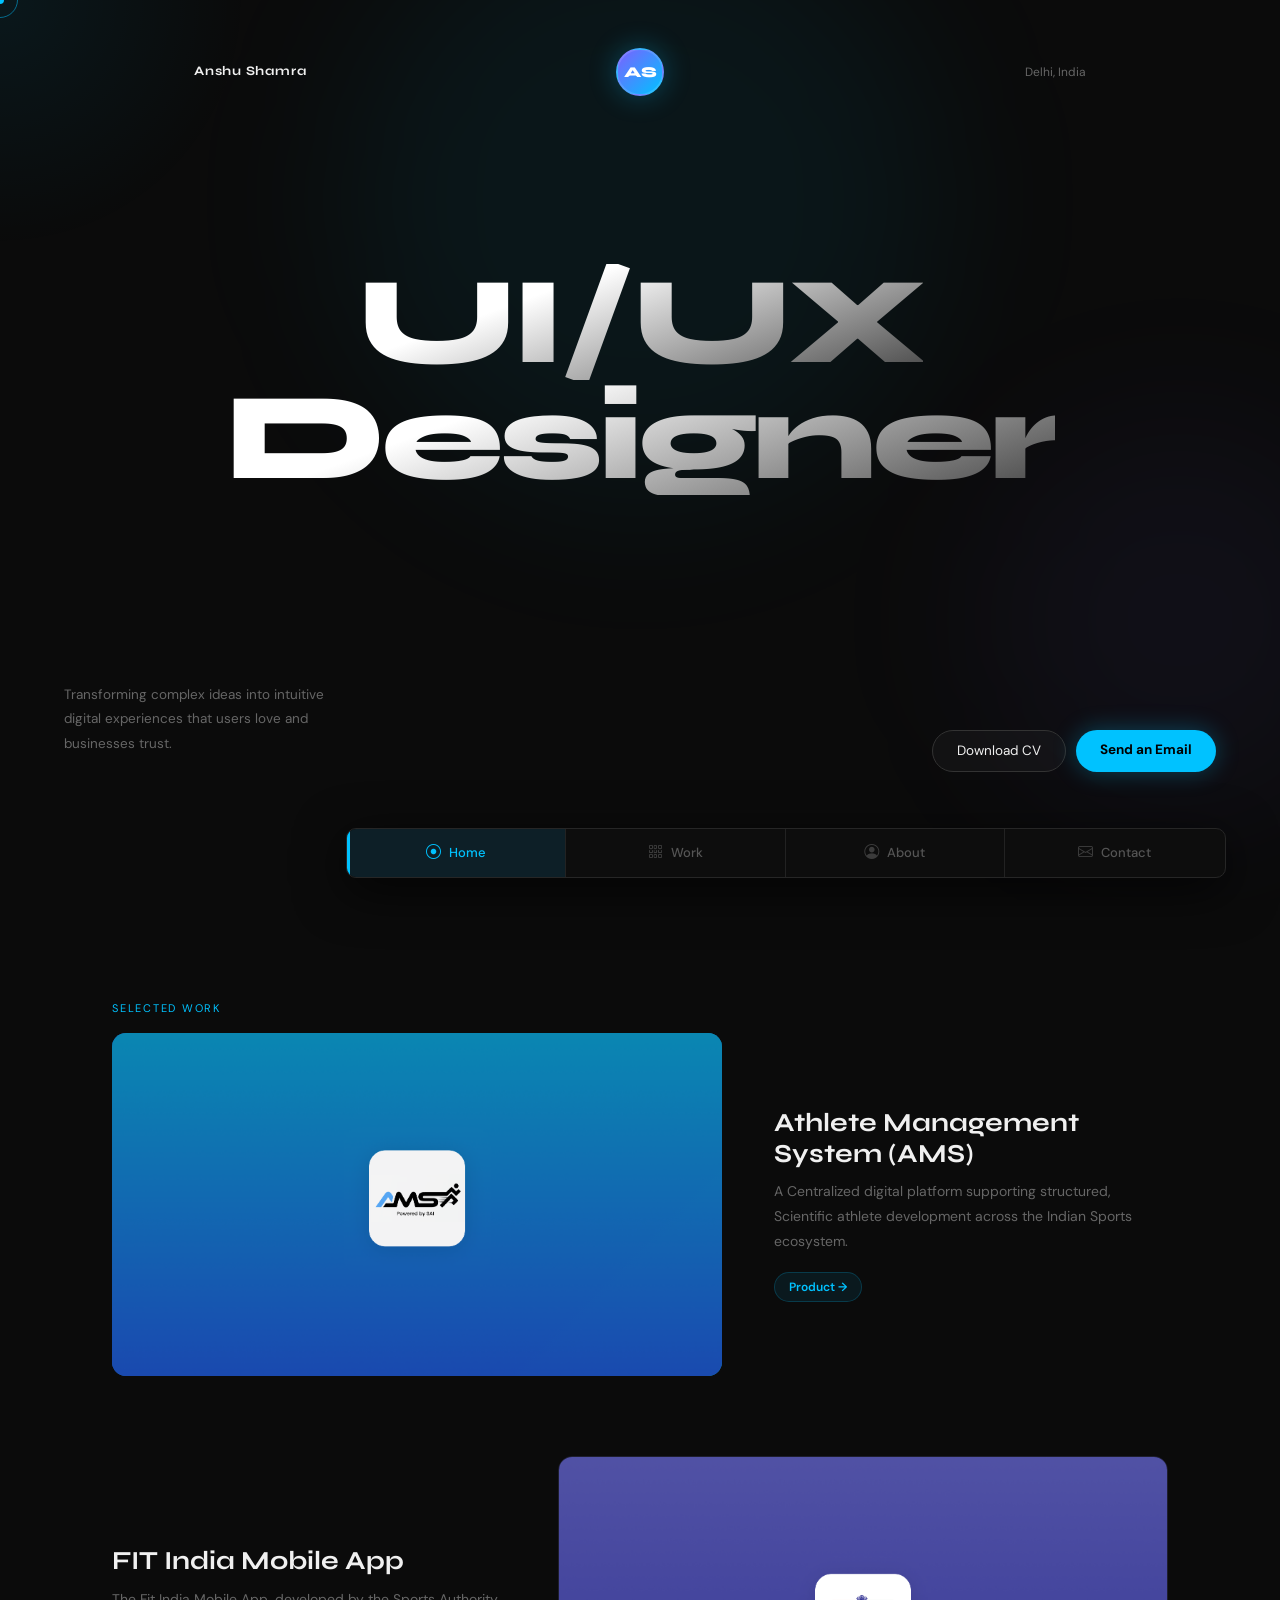
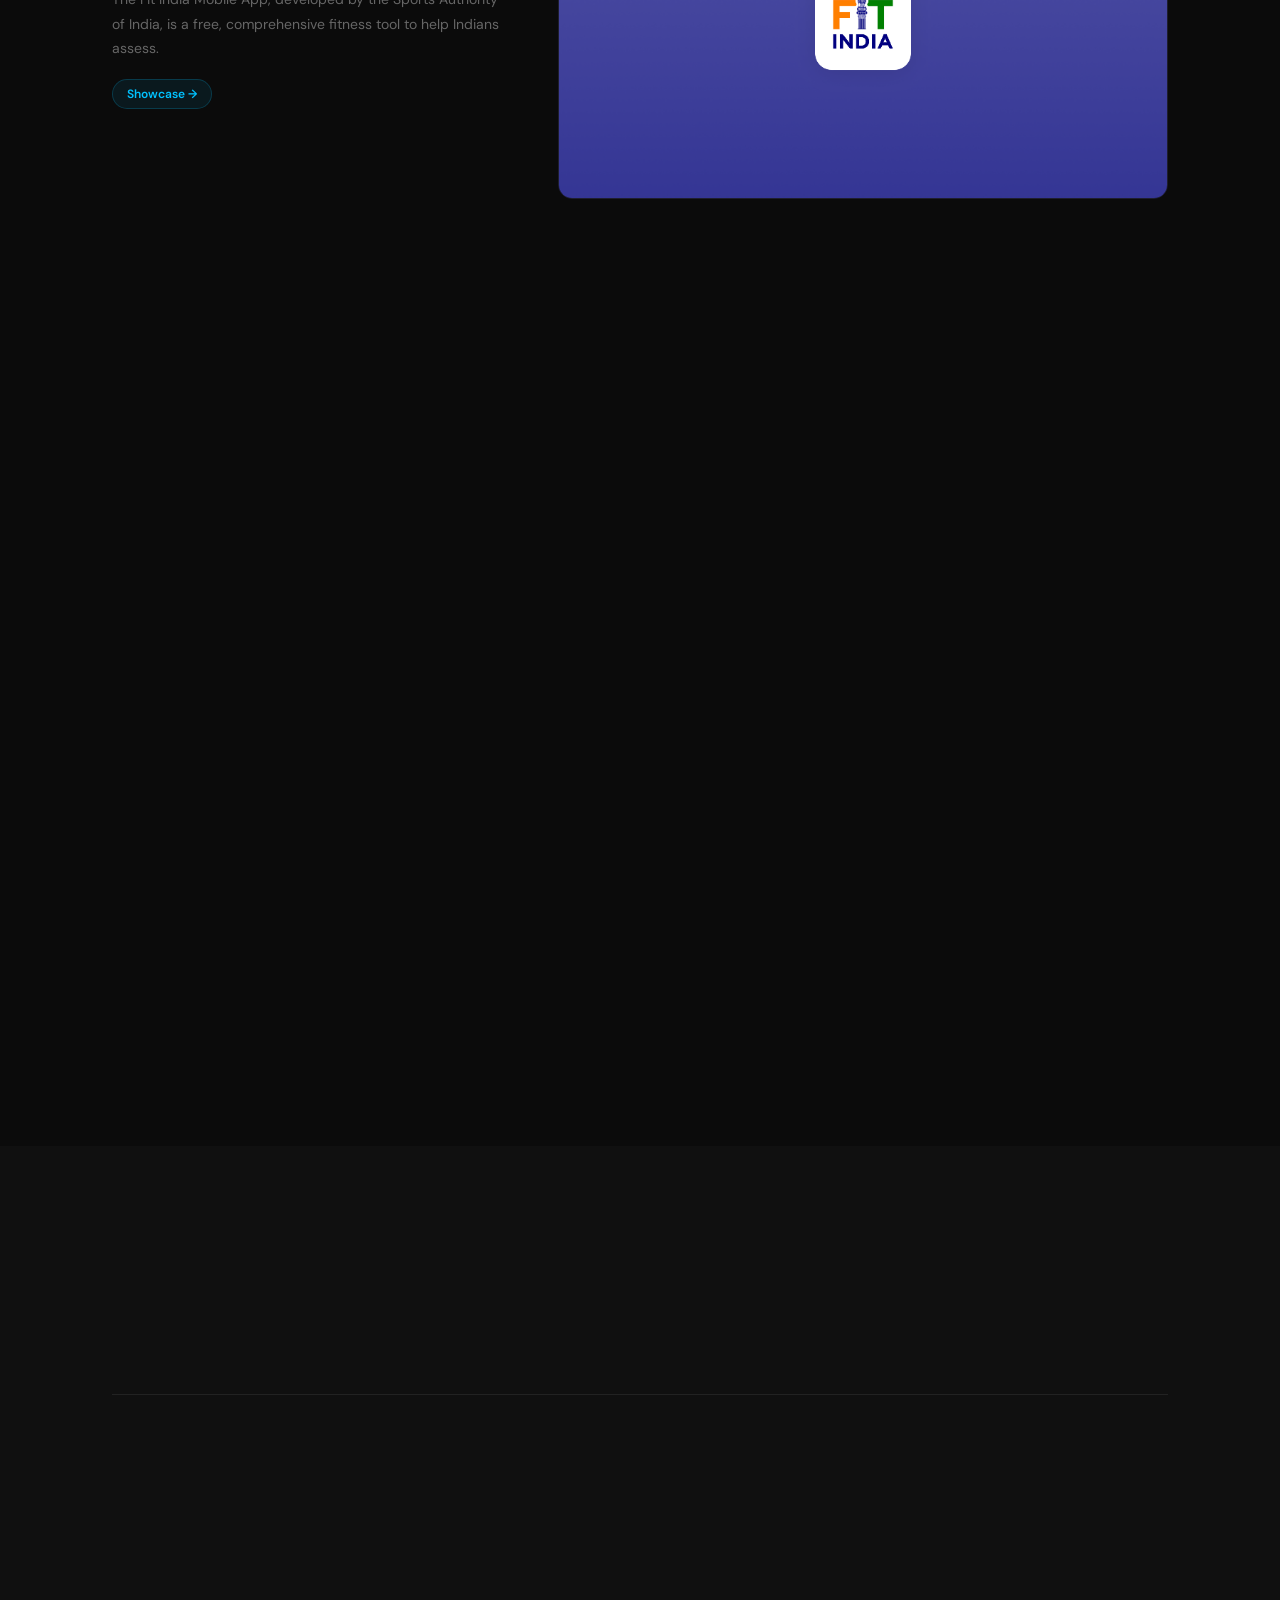
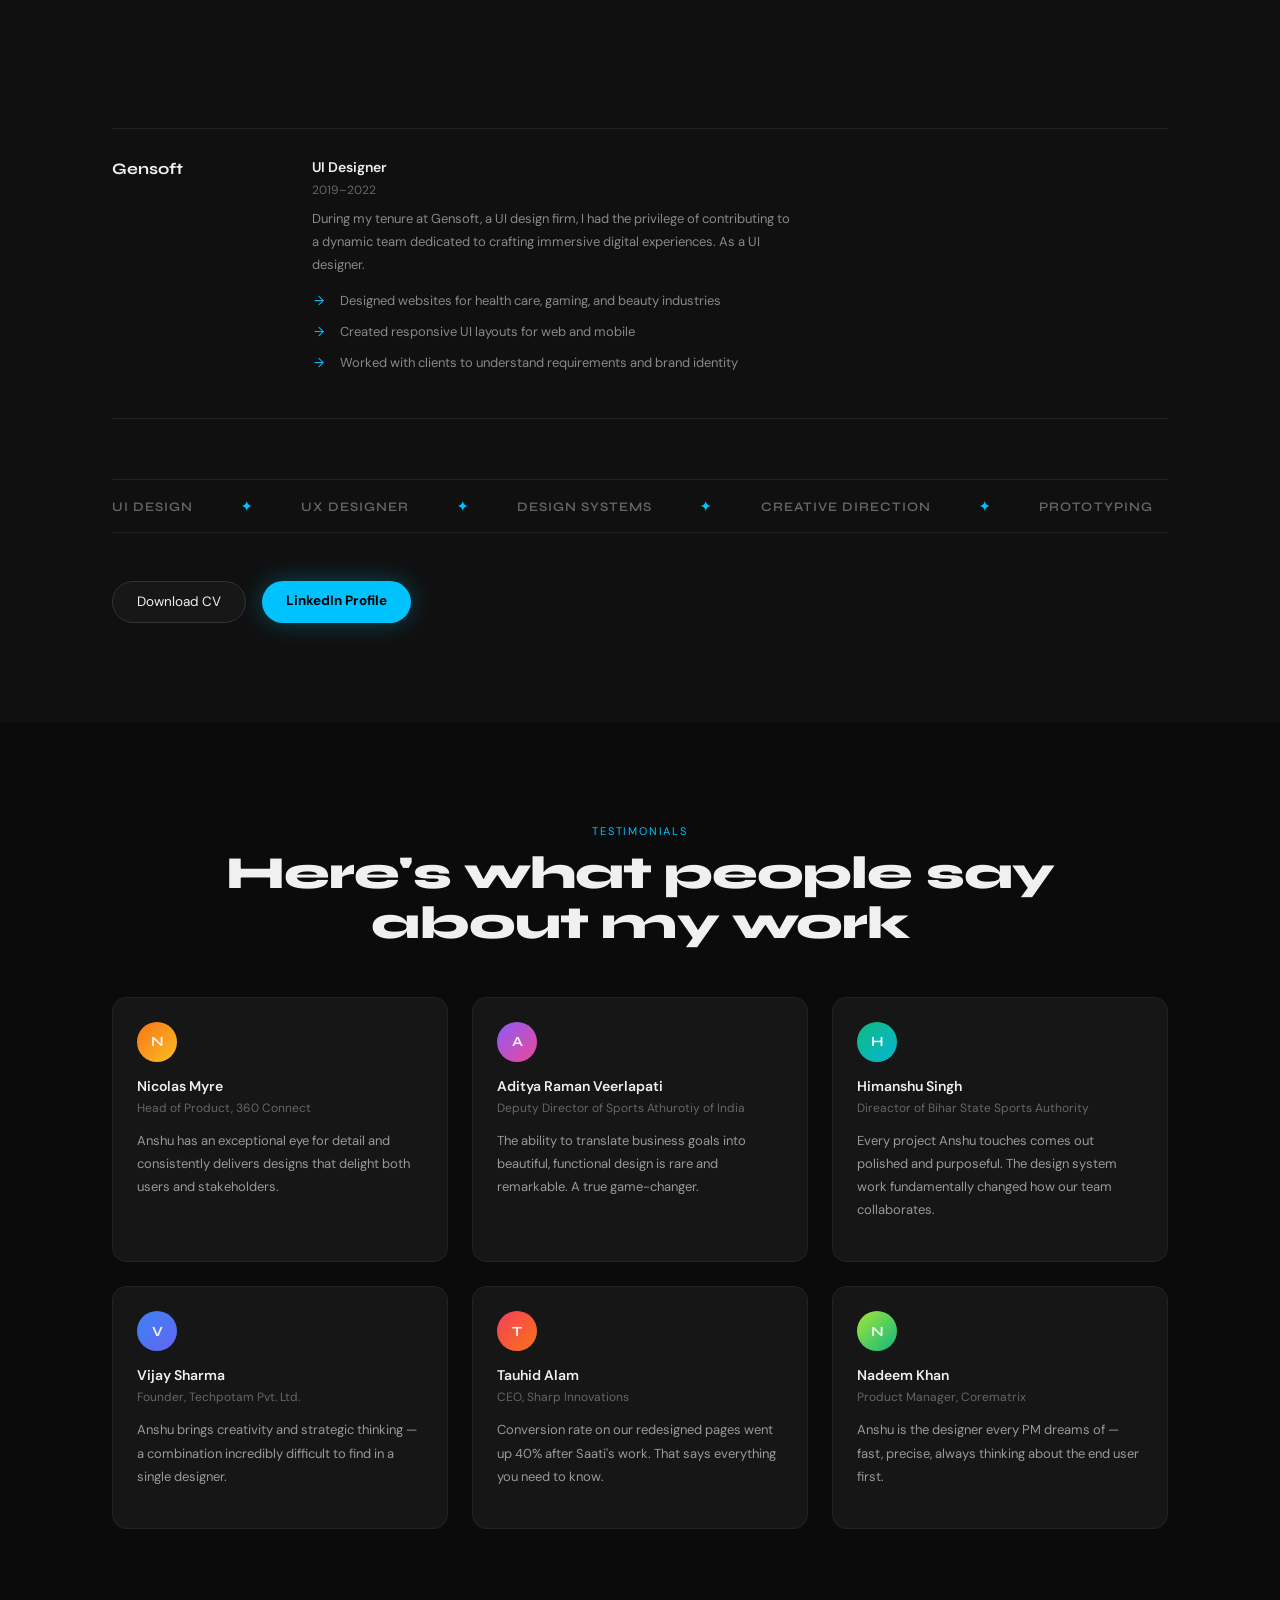
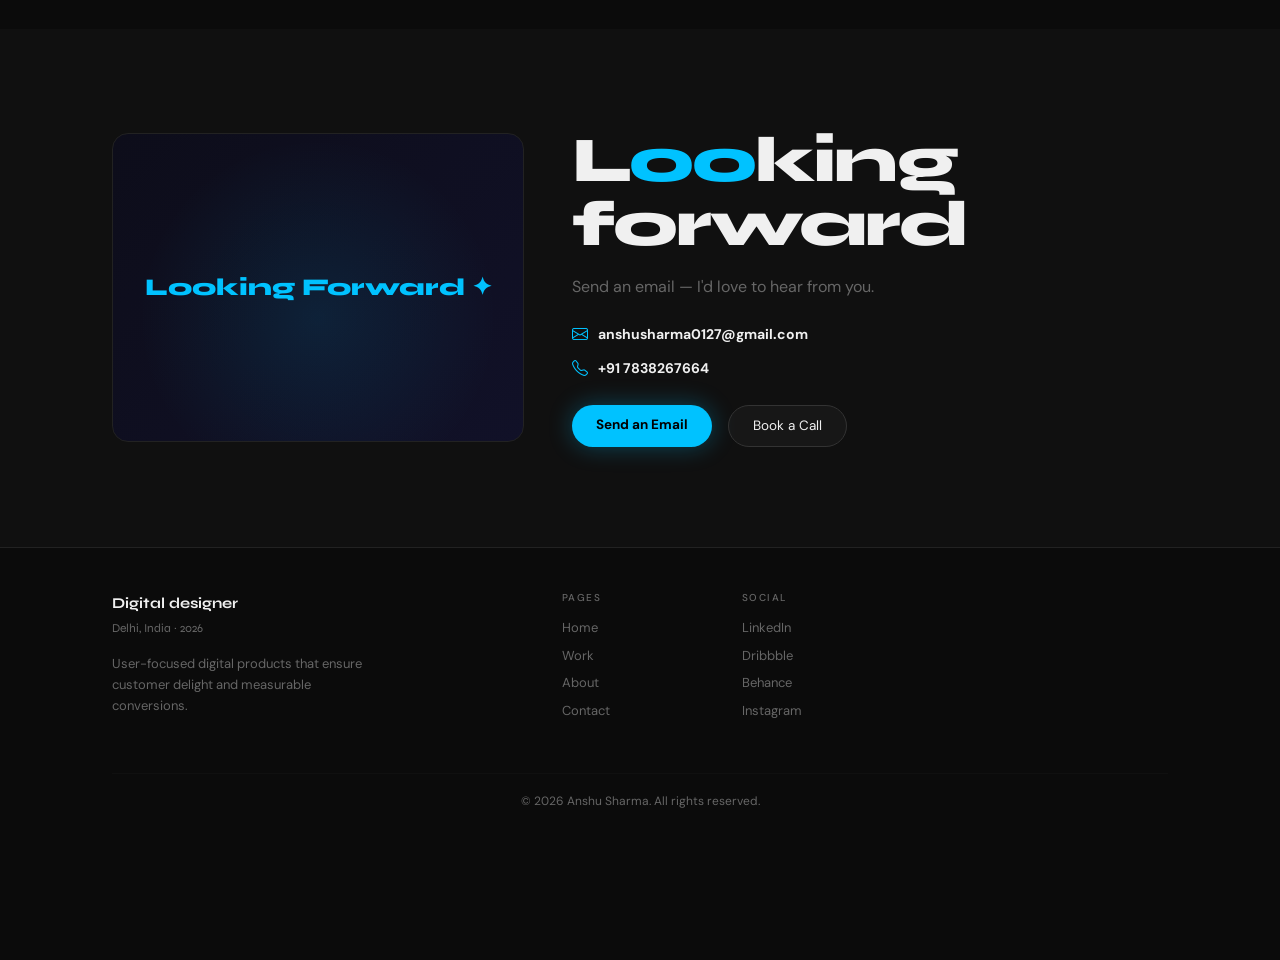
<file: index.html>
<!DOCTYPE html>
<html lang="en">
<head>
  <meta charset="UTF-8"/>
  <meta name="viewport" content="width=device-width, initial-scale=1.0"/>
  <title>Anshu – UI/UX Designer</title>
  <link href="https://cdn.jsdelivr.net/npm/bootstrap@5.3.3/dist/css/bootstrap.min.css" rel="stylesheet"/>
  <link href="https://cdn.jsdelivr.net/npm/bootstrap-icons@1.11.3/font/bootstrap-icons.css" rel="stylesheet"/>
  <link href="https://fonts.googleapis.com/css2?family=Syne:wght@400;600;700;800&family=DM+Sans:wght@300;400;500&display=swap" rel="stylesheet"/>
  <link rel="stylesheet" href="style.css">

  </head>
<body>
 
  <!-- Custom cursor -->
  <div id="cursor-dot"></div>
  <div id="cursor-ring"></div>
  <div id="cursor-glow"></div>
 
  <!-- ════════ TOP BAR ════════ -->
  <header id="topbar">
    <span class="tb-name">Anshu Shamra</span>
    <div class="tb-avatar">AS</div>
    <span class="tb-loc">Delhi, India</span>
  </header>
 
  <!-- ════════ FLOATING NAV ════════ -->
  <div id="fnav">
    <nav class="fnav-inner">
      <a href="#home" class="active">
        <i class="bi bi-record-circle"></i>
        <span class="nav-label">Home</span>
      </a>
      <a href="#work">
        <i class="bi bi-grid-3x3-gap"></i>
        <span class="nav-label">Work</span>
      </a>
      <a href="#experience">
        <i class="bi bi-person-circle"></i>
        <span class="nav-label">About</span>
      </a>
      <a href="#contact">
        <i class="bi bi-envelope"></i>
        <span class="nav-label">Contact</span>
      </a>
    </nav>
  </div>
 
  <!-- ════════ HERO ════════ -->
  <section id="home">
    <div class="orb orb-1"></div>
    <div class="orb orb-2"></div>
    <div class="hero-spacer"></div>
 
    <div class="hero-title-area">
      <h1>
        <span class="word-wrap"><span class="word">UI/UX</span></span><br/>
        <span class="word-wrap"><span class="word">Designer</span></span>
      </h1>
    </div>
 
    <div class="hero-bottom" id="hero-bottom">
      <p class="hero-desc">Transforming complex ideas into intuitive digital experiences that users love and businesses trust.</p>
      <div class="hero-ctas">
        <a href="Anshu.pdf" class="btn-outline-custom">Download CV</a>
        <a href="mailto:anshusharma0127@gmail.com" class="btn-accent-custom">Send an Email</a>
      </div>
    </div>
  </section>
 
  <!-- ════════ WORK ════════ -->
  <section id="work" class="sec-pad">
    <div class="container" style="max-width:1080px">
      <span class="section-tag reveal">Selected Work</span>
 
      <div class="d-flex flex-column" style="gap: 80px; margin-top: 16px;">
 
        <!-- CX-wise -->
        <div class="project-block flip reveal">
          <div>
            <h2 class="proj-title reveal reveal-delay-1">Athlete Management System (AMS)</h2>
            <p class="proj-desc reveal reveal-delay-2">A Centralized digital platform supporting structured, Scientific athlete development across the Indian Sports ecosystem.</p>
            <a href="ams.html" class="badge-link reveal reveal-delay-3">Product →</a>
          </div>
          <div class="thumb-card th-hash reveal reveal-delay-2">
            <div class="card-inner">
              <img src="amsb.png"width="650px" alt="">
            </div>
          </div>
        </div>
 
        <!-- Design System -->
        <div class="project-block reveal">
          <div>
            <h2 class="proj-title reveal reveal-delay-1">FIT India Mobile App</h2>
            <p class="proj-desc reveal reveal-delay-2">The Fit India Mobile App, developed by the Sports Authority of India, is a free, comprehensive fitness tool to help Indians assess.</p>
            <a href="fitindia.html" class="badge-link reveal reveal-delay-3">Showcase →</a>
          </div>
          <div class="thumb-card th-cx reveal reveal-delay-2">
            <!-- <div class="card-inner">CX-WISE</div> -->
            <div class="card-inner">
              <img src="fitindia.jpg"width="650px" alt="">
            </div>
          </div>
        </div>
 
        <!-- Demo Center -->
        <div class="project-block flip reveal">
          <div>
            <h2 class="proj-title reveal reveal-delay-1">Tour & Travel</h2>
            <p class="proj-desc reveal reveal-delay-2">Tour & Travel is a modern travel platform designed to help users discover destinations, explore tour packages, and book trips effortlessly. The focus was on creating a seamless, visually engaging, and user-friendly experience across all devices.</p>
            <a href="traval.html" class="badge-link reveal reveal-delay-3">Explore →</a>
          </div>
          <div class="thumb-card th-ds reveal reveal-delay-2">
            <div class="card-inner">
              <img src="tnt.png"width="650px" alt="">
            </div>
          </div>
        </div>
 
        <!-- Hashtag Generator -->
        <div class="project-block reveal">
          <div>
            <h2 class="proj-title reveal reveal-delay-1">360 Connect</h2>
            <p class="proj-desc reveal reveal-delay-2">360 Connect Certificate: This platform is designed exclusively for the UK market, providing a complete solution for electrical and gas engineers. The app streamlines the process of creating and managing EICR, PAT Testing, EIC, and Gas Safety certificates, promoting accuracy, efficiency and compliance with safety standards.</p>
            <a href="360.html" class="badge-link reveal reveal-delay-3">Product Link →</a>
          </div>
          <div class="thumb-card th-demo reveal reveal-delay-2">
            <div class="card-inner">
              <img src="360con.png"width="650px" alt="">
            </div>
          </div>
        </div>
 
      </div>
    </div>
  </section>
 
  <!-- ════════ EXPERIENCE ════════ -->
  <section id="experience" class="sec-pad">
    <div class="container" style="max-width:1080px">
      <div class="d-flex justify-content-between align-items-end flex-wrap gap-3 mb-5">
        <div>
          <span class="section-tag reveal">Work experience</span>
          <h2 class="exp-headline reveal reveal-delay-1">6+ years in the game</h2>
        </div>
      </div>
 
      <div class="line-reveal reveal"></div>
 
      <table class="exp-table">
        <tbody>
          <tr class="reveal">
            <td class="exp-co">NetProphets</td>
            <td>
              <div class="exp-role">UI/UX Designer</div>
              <div class="exp-period">2022–Present</div>
              <div class="exp-desc">I currently work in Netprophets cyberworks pvt ltd company, and I am in visit client location which is a Govt. Sector is Sports Authority of India (SAI), Here I am working on government projects.</div>
<ul class="cs-bullets">
          <li>Led end-to-end UI/UX design for Sports Authority of India (SAI) digital platforms.</li>
          <li>Designed responsive athlete and admin dashboards national sports management workflows.</li>
          <li>Conducted user research, usability testing, and stakeholder workshops</li>
          <li>Ensured compliance with WCAG accessibility standards and UX best practices.</li>
          <li>Collaborated with developers, legal teams, and product stakeholders to deliver scalable solutions.</li>
        </ul>

            </td>
          </tr>
          <tr class="reveal reveal-delay-1">
            <td class="exp-co">Gensoft</td>
            <td>
              <div class="exp-role">UI Designer</div>
              <div class="exp-period">2019–2022</div>
              <div class="exp-desc">During my tenure at Gensoft, a UI design firm, I had the privilege of contributing to a dynamic team
dedicated to crafting immersive digital experiences. As a UI designer.
<ul class="cs-bullets">
          <li>Designed websites for health care, gaming, and beauty industries</li>
          <li>Created responsive UI layouts for web and mobile</li>
          <li>Worked with clients to understand requirements and brand identity</li>
        </ul>
</div>
            </td>
          </tr>
        </tbody>
      </table>
 
      <!-- scrolling ticker -->
      <div class="ticker-wrap reveal">
        <div class="ticker-track">
          <span>UI Design</span><span class="dot">✦</span>
          <span>UX Designer</span><span class="dot">✦</span>
          <span>Design Systems</span><span class="dot">✦</span>
          <span>Creative Direction</span><span class="dot">✦</span>
          <span>Prototyping</span><span class="dot">✦</span>
          <span>Adobe XD</span><span class="dot">✦</span>
          <span>Figma</span><span class="dot">✦</span>
          <!-- duplicate for seamless loop -->
          <span>UI Design</span><span class="dot">✦</span>
          <span>UX Strategy</span><span class="dot">✦</span>
          <span>Design Systems</span><span class="dot">✦</span>
          <span>Creative Direction</span><span class="dot">✦</span>
          <span>Prototyping</span><span class="dot">✦</span>
          <span>Adobe XD</span><span class="dot">✦</span>
          <span>Figma</span><span class="dot">✦</span>
        </div>
      </div>
 
      <div class="d-flex gap-3 flex-wrap mt-5 reveal">
        <a href="Anshu.pdf" class="btn-outline-custom">Download CV</a>
        <a href="https://www.linkedin.com/in/anshu-sharma-9b1107192" class="btn-accent-custom">LinkedIn Profile</a>
      </div>
    </div>
  </section>
 
  <!-- ════════ TESTIMONIALS ════════ -->
  <section id="testimonials" class="sec-pad">
    <div class="container" style="max-width:1080px">
      <div class="text-center mb-5">
        <span class="section-tag reveal d-block">Testimonials</span>
        <h2 class="test-heading reveal reveal-delay-1">Here's what people say<br class="d-none d-sm-block"/> about my work</h2>
      </div>
      <div class="row g-4">
        <div class="col-12 col-sm-6 col-lg-4 reveal reveal-delay-1">
          <div class="t-card">
            <div class="t-av av1">N</div>
            <div class="t-name">Nicolas Myre</div>
            <div class="t-role">Head of Product, 360 Connect</div>
            <p class="t-text">Anshu has an exceptional eye for detail and consistently delivers designs that delight both users and stakeholders.</p>
          </div>
        </div>
        <div class="col-12 col-sm-6 col-lg-4 reveal reveal-delay-2">
          <div class="t-card">
            <div class="t-av av2">A</div>
            <div class="t-name">Aditya Raman Veerlapati</div>
            <div class="t-role">Deputy Director of Sports Athurotiy of India</div>
            <p class="t-text">The ability to translate business goals into beautiful, functional design is rare and remarkable. A true game-changer.</p>
          </div>
        </div>
        <div class="col-12 col-sm-6 col-lg-4 reveal reveal-delay-3">
          <div class="t-card">
            <div class="t-av av3">H</div>
            <div class="t-name">Himanshu Singh</div>
            <div class="t-role">Direactor of Bihar State Sports Authority</div>
            <p class="t-text">Every project Anshu touches comes out polished and purposeful. The design system work fundamentally changed how our team collaborates.</p>
          </div>
        </div>
        <div class="col-12 col-sm-6 col-lg-4 reveal reveal-delay-2">
          <div class="t-card">
            <div class="t-av av4">V</div>
            <div class="t-name">Vijay Sharma</div>
            <div class="t-role">Founder, Techpotam Pvt. Ltd.</div>
            <p class="t-text">Anshu brings creativity and strategic thinking — a combination incredibly difficult to find in a single designer.</p>
          </div>
        </div>
        <div class="col-12 col-sm-6 col-lg-4 reveal reveal-delay-3">
          <div class="t-card">
            <div class="t-av av5">T</div>
            <div class="t-name">Tauhid Alam</div>
            <div class="t-role">CEO, Sharp Innovations</div>
            <p class="t-text">Conversion rate on our redesigned pages went up 40% after Saati's work. That says everything you need to know.</p>
          </div>
        </div>
        <div class="col-12 col-sm-6 col-lg-4 reveal reveal-delay-4">
          <div class="t-card">
            <div class="t-av av6">N</div>
            <div class="t-name">Nadeem Khan</div>
            <div class="t-role">Product Manager, Corematrix</div>
            <p class="t-text">Anshu is the designer every PM dreams of — fast, precise, always thinking about the end user first.</p>
          </div>
        </div>
      </div>
    </div>
  </section>
 
  <!-- ════════ CONTACT ════════ -->
  <section id="contact" class="sec-pad">
    <div class="container" style="max-width:1080px">
      <div class="row align-items-center g-5">
        <div class="col-12 col-md-5 d-none d-md-block reveal">
          <div class="contact-visual">Looking Forward ✦</div>
        </div>
        <div class="col-12 col-md-7">
          <h2 class="contact-h reveal">L<span>oo</span>king<br/>forward</h2>
          <p class="mb-4 reveal reveal-delay-1" style="color:var(--muted)">Send an email — I'd love to hear from you.</p>
          <div class="c-link reveal reveal-delay-2">
            <i class="bi bi-envelope" style="color:var(--accent);font-size:16px"></i>
            <strong>anshusharma0127@gmail.com</strong>
          </div>
          <div class="c-link reveal reveal-delay-3">
            <i class="bi bi-telephone" style="color:var(--accent);font-size:16px"></i>
            <strong>+91 7838267664</strong>
          </div>
          <div class="d-flex gap-3 flex-wrap mt-4 reveal reveal-delay-4">
            <a href="mailto:anshusharma0127@gmail.com" class="btn-accent-custom">Send an Email</a>
            <a href="#" class="btn-outline-custom">Book a Call</a>
          </div>
        </div>
      </div>
    </div>
  </section>
 
  <!-- ════════ FOOTER ════════ -->
  <footer>
    <div class="container" style="max-width:1080px">
      <div class="row align-items-start g-4">
        <div class="col-12 col-sm-6 col-md-5">
          <div class="ft-brand">Digital designer<small>Delhi, India · 2026</small></div>
          <p class="mt-3" style="font-size:13px;color:var(--muted);max-width:250px;line-height:1.65">
            User-focused digital products that ensure customer delight and measurable conversions.
          </p>
        </div>
        <div class="col-6 col-sm-3 col-md-2 ft-col">
          <h6>Pages</h6>
          <a href="#home">Home</a>
          <a href="#work">Work</a>
          <a href="#experience">About</a>
          <a href="#contact">Contact</a>
        </div>
        <div class="col-6 col-sm-3 col-md-2 ft-col">
          <h6>Social</h6>
          <a href="https://www.linkedin.com/in/anshu-sharma-9b1107192/">LinkedIn</a>
          <a href="https://dribbble.com/anshu27">Dribbble</a>
          <a href="https://www.behance.net/anshusharm345a">Behance</a>
          <a href="https://www.instagram.com/anshuuu_27/">Instagram</a>
        </div>
      </div>
      <hr style="border-color:var(--border);margin-top:40px"/>
      <p style="font-size:12px;color:var(--muted);text-align:center;margin-top:18px">
        © 2026 Anshu Sharma. All rights reserved.
      </p>
    </div>
  </footer>
 
  <script src="https://cdn.jsdelivr.net/npm/bootstrap@5.3.3/dist/js/bootstrap.bundle.min.js"></script>
 
  <script>
    /* ══════════════════════════════
       CUSTOM CURSOR
    ══════════════════════════════ */
    const dot  = document.getElementById('cursor-dot');
    const ring = document.getElementById('cursor-ring');
    const glow = document.getElementById('cursor-glow');
    let mx = 0, my = 0, rx = 0, ry = 0;
 
    document.addEventListener('mousemove', e => {
      mx = e.clientX; my = e.clientY;
      dot.style.left  = mx + 'px';
      dot.style.top   = my + 'px';
      glow.style.left = mx + 'px';
      glow.style.top  = my + 'px';
    });
 
    // ring lags slightly behind
    function animRing() {
      rx += (mx - rx) * 0.14;
      ry += (my - ry) * 0.14;
      ring.style.left = rx + 'px';
      ring.style.top  = ry + 'px';
      requestAnimationFrame(animRing);
    }
    animRing();
 
    /* ══════════════════════════════
       SCROLL-LINKED NAV + HERO-BOTTOM
    ══════════════════════════════ */
    const topbar   = document.getElementById('topbar');
    const fnav     = document.getElementById('fnav');
    const heroEl   = document.getElementById('home');
    const heroBot  = document.getElementById('hero-bottom');
 
    const NAV_START_BOTTOM = 22;  // px from bottom when at rest
    const NAV_END_TOP      = 14;  // px from top when locked
    const NAV_H            = 52;  // approx nav height
 
    function onScroll() {
      const scrollY    = window.scrollY;
      const heroH      = heroEl.offsetHeight;
      const vpH        = window.innerHeight;
 
      // progress 0→1 over the hero scroll distance
      const travelZone = Math.max(heroH - vpH, 1);
      const p          = Math.min(Math.max(scrollY / travelZone, 0), 1);
 
      // ── Nav: travel from bottom → top ──
      if (p < 1) {
        const bottomStart = NAV_START_BOTTOM;
        const bottomEnd   = -(NAV_H + NAV_END_TOP);
        fnav.style.bottom = (bottomStart + (bottomEnd - bottomStart) * p) + 'px';
        fnav.style.top    = 'auto';
      } else {
        fnav.style.top    = NAV_END_TOP + 'px';
        fnav.style.bottom = 'auto';
      }
 
      // ── Hero-bottom: fade + slide down ──
      const fadeStart = 0.52, fadeEnd = 2.1;
      const fp = Math.min(Math.max((p - fadeStart) / (fadeEnd - fadeStart), 0), 1);
      heroBot.style.opacity   = 2 - fp;
      heroBot.style.transform = `translateY(${fp * 32}px)`;
 
      // ── Topbar: hide when nav is at top ──
      topbar.classList.toggle('hide', p >= 1);
 
      // ── Active nav link ──
      let cur = 'home';
      document.querySelectorAll('section[id]').forEach(s => {
        if (scrollY >= s.offsetTop - 100) cur = s.id;
      });
      document.querySelectorAll('.fnav-inner a').forEach(a => {
        a.classList.toggle('active', a.getAttribute('href') === '#' + cur);
      });
    }
 
    window.addEventListener('scroll', onScroll, { passive: true });
    window.addEventListener('resize', onScroll);
    onScroll();
 
    /* ══════════════════════════════
       SCROLL REVEAL (IntersectionObserver)
    ══════════════════════════════ */
    const revealIO = new IntersectionObserver(entries => {
      entries.forEach(e => {
        if (e.isIntersecting) {
          e.target.classList.add('visible');
          revealIO.unobserve(e.target);
        }
      });
    }, { threshold: 0.10 });
 
    document.querySelectorAll('.reveal, .line-reveal').forEach(el => revealIO.observe(el));
  </script>
</body>
</html>
</file>
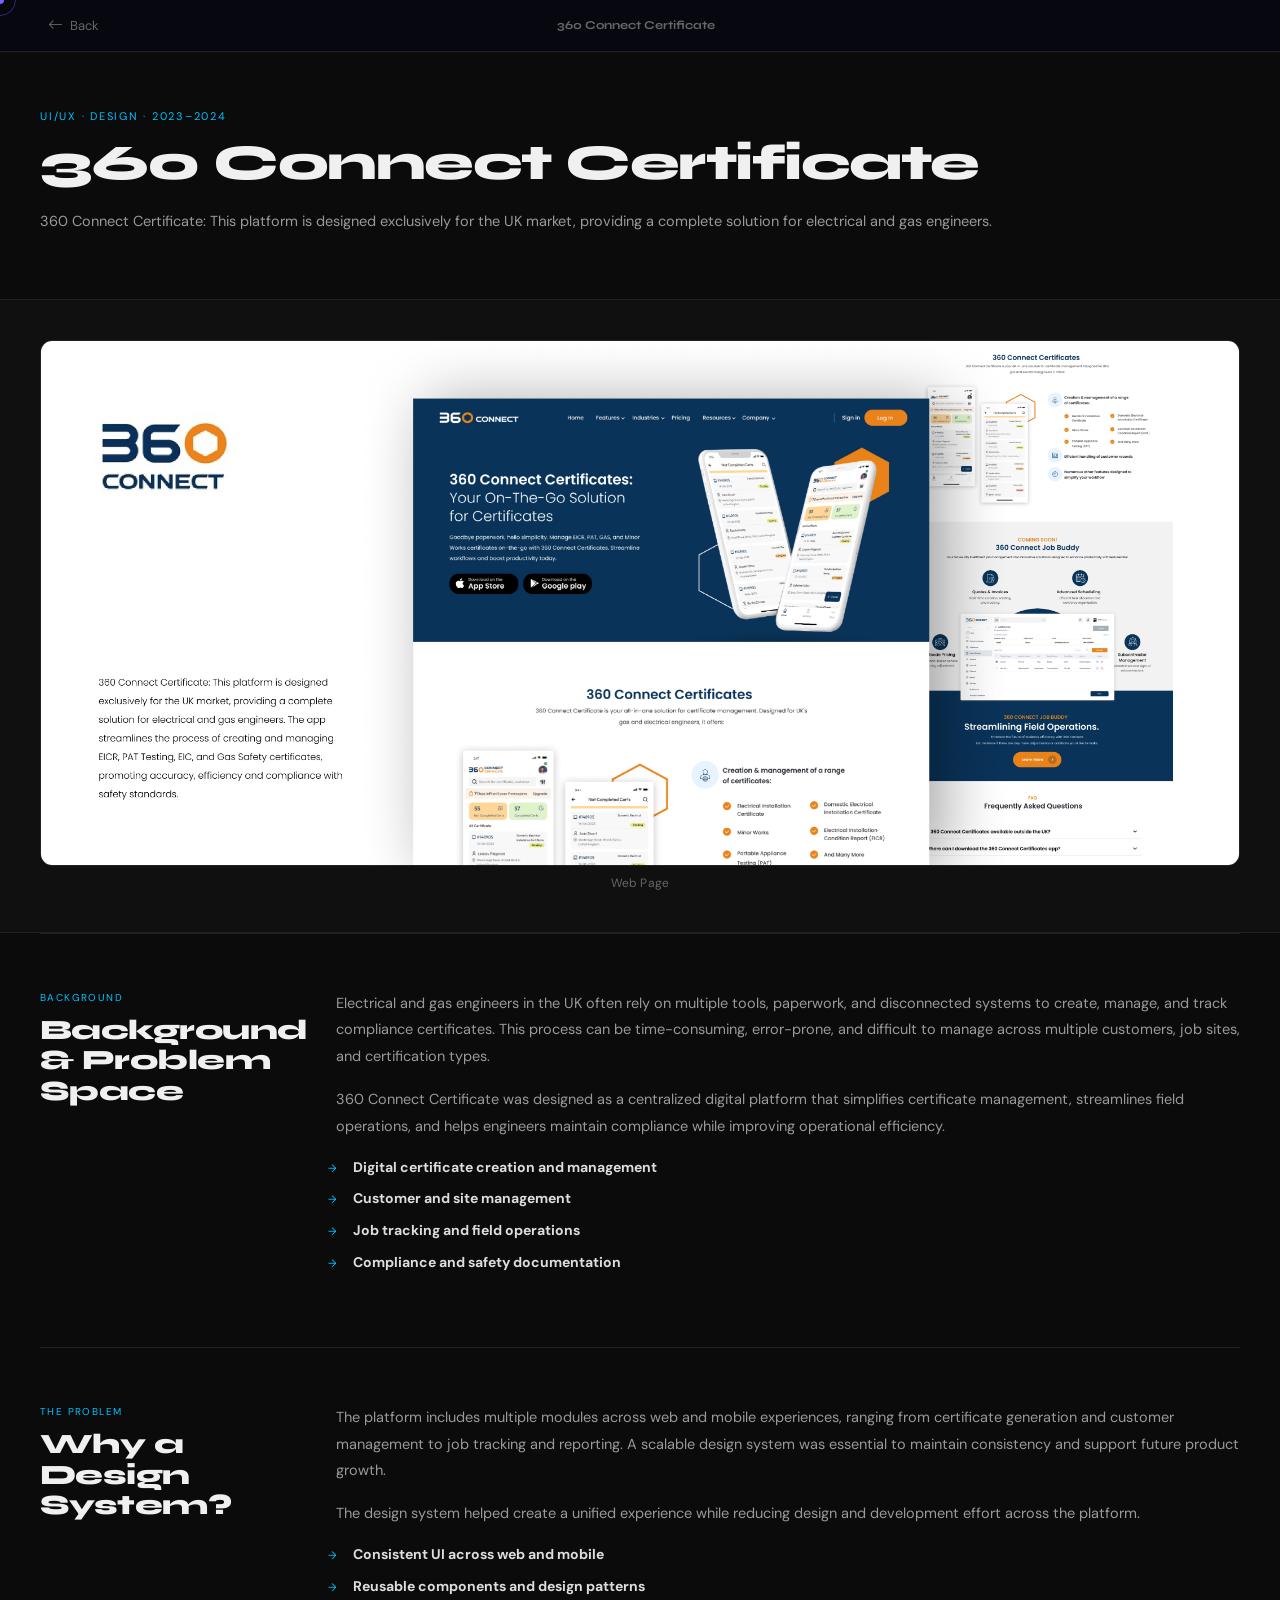
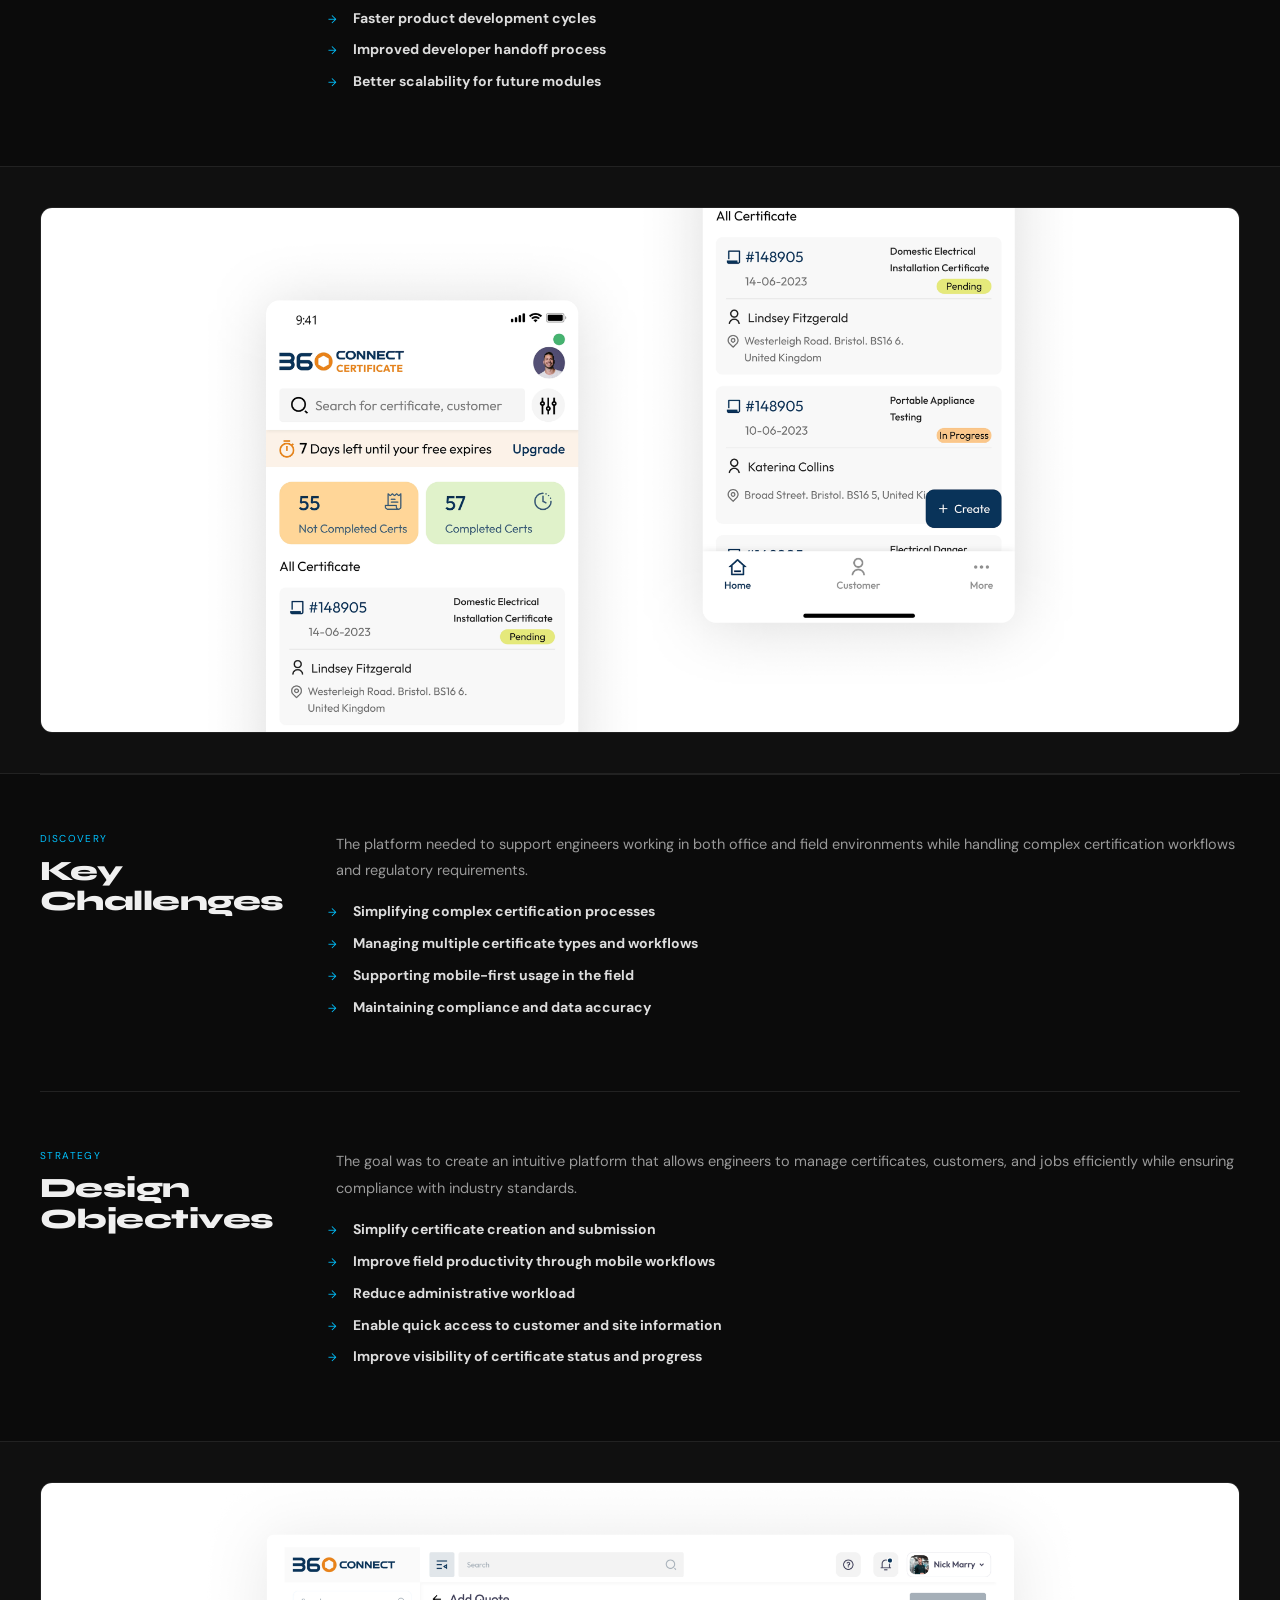
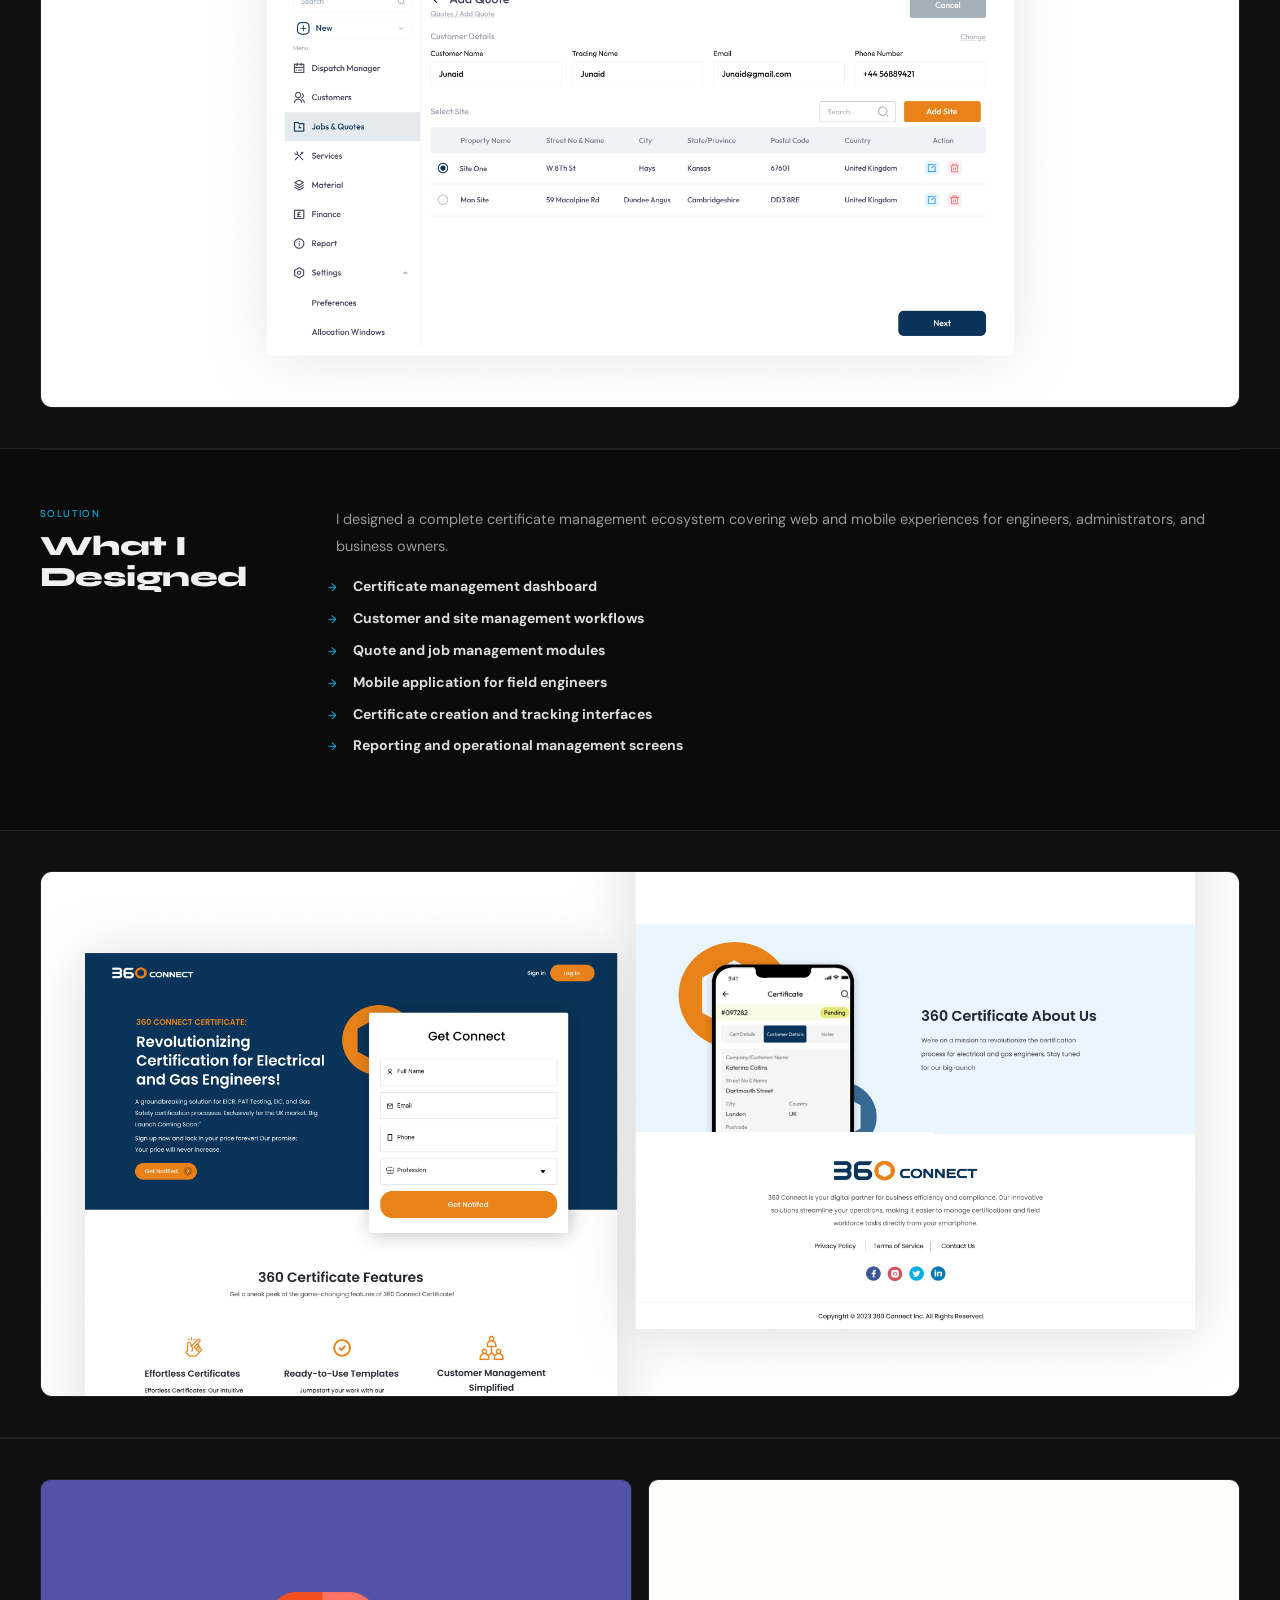
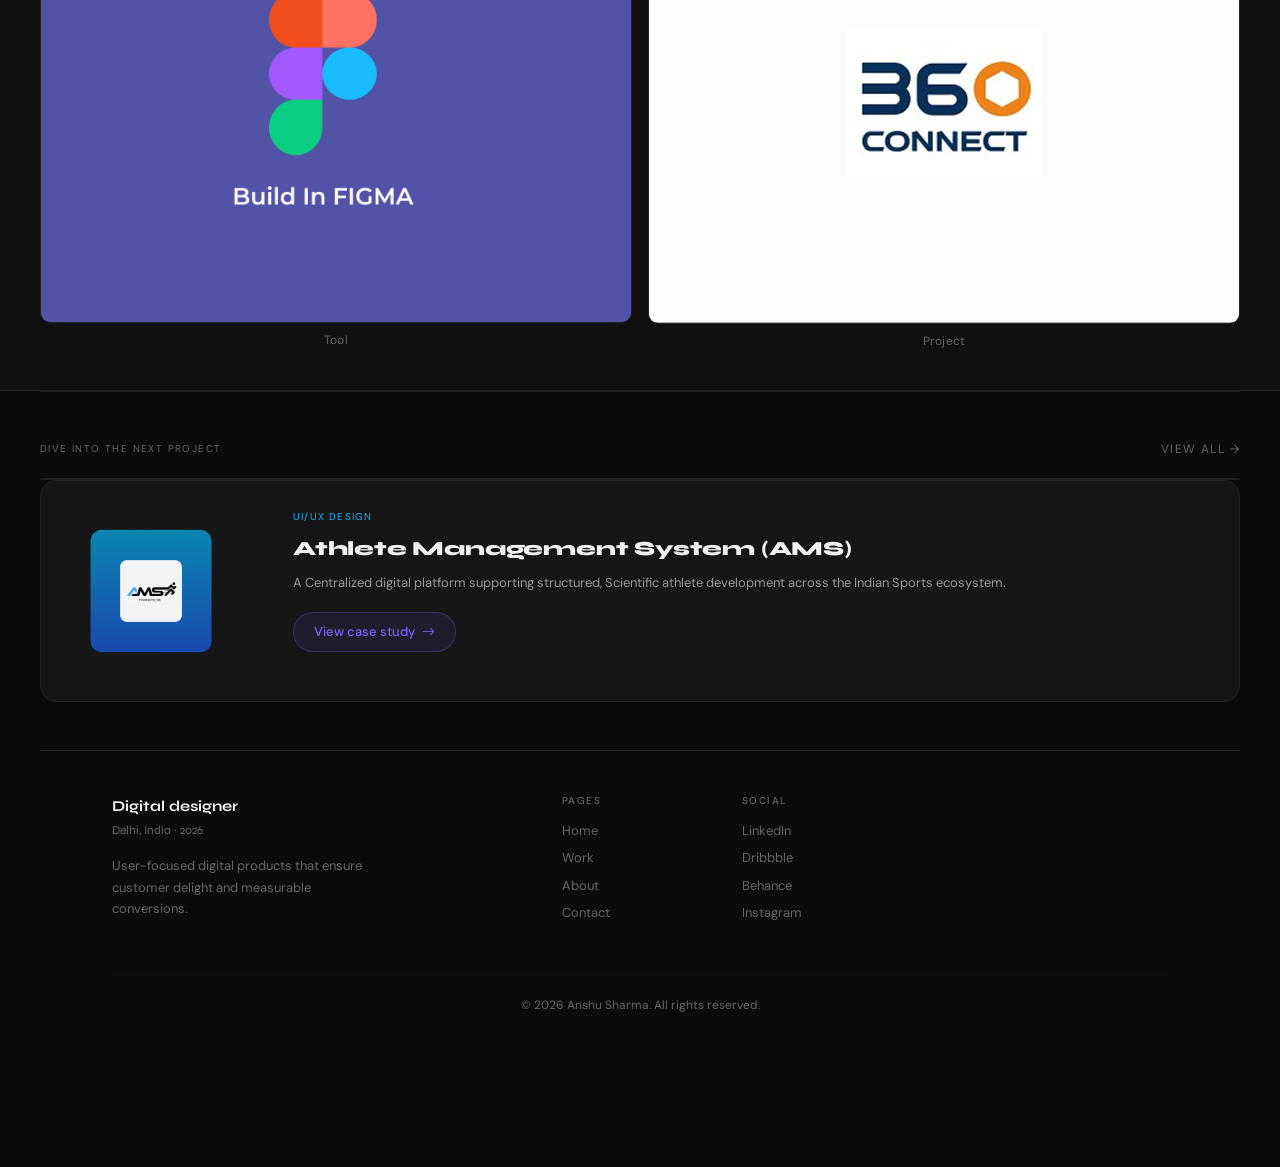
<file: 360.html>
<!DOCTYPE html>
<html lang="en">
<head>
<meta charset="UTF-8"/>
<meta name="viewport" content="width=device-width, initial-scale=1.0"/>
<title>Design System & Operation — Saati Chandy</title>
<link href="https://cdn.jsdelivr.net/npm/bootstrap@5.3.3/dist/css/bootstrap.min.css" rel="stylesheet"/>
<link href="https://cdn.jsdelivr.net/npm/bootstrap-icons@1.11.3/font/bootstrap-icons.css" rel="stylesheet"/>
<link href="https://fonts.googleapis.com/css2?family=Syne:wght@400;600;700;800&family=DM+Sans:ital,wght@0,300;0,400;0,500;1,400&display=swap" rel="stylesheet"/>
<link rel="stylesheet" href="fitindiastyle.css">
<link rel="stylesheet" href="style.css">
</head>
<body>
 
<div id="cd"></div>
<div id="cr"></div>
 
<!-- NAV -->
<nav id="topnav">
  <a href="index.html" class="back-link"><i class="bi bi-arrow-left"></i> Back</a>
  <span class="nav-center">360 Connect Certificate</span>
  <span style="width:60px"></span>
</nav>
 
<div class="cs-wrap">
 
  <!-- ══ INTRO ══ -->
  <div class="intro-section r">
    <div class="intro-grid">
      <div>
        <span class="intro-eyebrow">UI/UX · Design · 2023–2024</span>
        <h1 class="intro-title">360 Connect Certificate</h1>
        <p class="intro-lead">360 Connect Certificate: This platform is designed exclusively for the UK market, providing a complete solution for electrical and gas engineers.</p>
      </div>
    
    </div>
  </div>
 
</div>
 
<!-- ══════════════════════════════════════
     IMAGE 1 — Hero / Full overview shot
     → Replace src="#" with your image
════════════════════════════════════════ -->
<div class="img-block r">
  <div class="img-block-inner">
    
    <img
      class="img-slot"
      src="3601.jpg"
      alt="Design System Overview"
      onerror="this.style.display='none';this.nextElementSibling.style.display='flex'"
    />
    <!-- placeholder shown until you add your image -->
    <div class="img-placeholder" style="display:none;width:100%;aspect-ratio:16/7;border-radius:12px;border:2px dashed var(--border);background:var(--card);align-items:center;justify-content:center;flex-direction:column;gap:12px;color:var(--muted)">
      <i class="bi bi-image" style="font-size:40px;opacity:.3"></i>
      <span style="font-size:13px;letter-spacing:.04em">Add your image — replace src="#" with your file path</span>
      
    </div>
    <div class="img-caption" style="margin-top:8px">Web Page</div>
  </div>
</div>
 
<div class="cs-wrap">
 
  <!-- ══ BACKGROUND & PROBLEM ══ -->
  <div class="cs-section">
    <div class="cs-2col">
      <div class="cs-left r">
        <span class="cs-sec-label">Background</span>
        <h2 class="cs-heading">Background &amp; Problem Space</h2>
      </div>
      <div class="cs-right r d2">
        <p class="cs-body">Electrical and gas engineers in the UK often rely on multiple tools, paperwork, and disconnected systems to create, manage, and track compliance certificates. This process can be time-consuming, error-prone, and difficult to manage across multiple customers, job sites, and certification types.</p>
        <p class="cs-body">360 Connect Certificate was designed as a centralized digital platform that simplifies certificate management, streamlines field operations, and helps engineers maintain compliance while improving operational efficiency.</p>
        <ul class="cs-bullets">
          <li><strong>Digital certificate creation and management</strong></li>
          <li><strong>Customer and site management</strong></li>
          <li><strong>Job tracking and field operations</strong></li>
          <li><strong>Compliance and safety documentation</strong></li>
        </ul>
      </div>
    </div>
  </div>
 
  <!-- ══ WHY A DESIGN SYSTEM ══ -->
  <div class="cs-section">
    <div class="cs-2col">
      <div class="cs-left r">
        <span class="cs-sec-label">The Problem</span>
        <h2 class="cs-heading">Why a Design System?</h2>
      </div>
      <div class="cs-right r d2">
        <p class="cs-body">The platform includes multiple modules across web and mobile experiences, ranging from certificate generation and customer management to job tracking and reporting. A scalable design system was essential to maintain consistency and support future product growth.</p>
        <p class="cs-body">The design system helped create a unified experience while reducing design and development effort across the platform.</p>
        <ul class="cs-bullets">
          <li><strong>Consistent UI across web and mobile</strong></li>
          <li><strong>Reusable components and design patterns</strong></li>
          <li><strong>Faster product development cycles</strong></li>
          <li><strong>Improved developer handoff process</strong></li>
          <li><strong>Better scalability for future modules</strong></li>
          
        </ul>
      </div>
    </div>
  </div>
 
</div>
 
<!-- ══════════════════════════════════════
     IMAGE 2 — Before / After comparison
     → Replace src="#" with your image
════════════════════════════════════════ -->
<div class="img-block r">
  <div class="img-block-inner">
    
    <img
      class="img-slot"
      src="3602.jpg"
      alt="Before and After comparison"
      onerror="this.style.display='none';this.nextElementSibling.style.display='flex'"
    />
    <div class="img-placeholder" style="display:none;width:100%;aspect-ratio:16/7;border-radius:12px;border:2px dashed var(--border);background:var(--card);align-items:center;justify-content:center;flex-direction:column;gap:12px;color:var(--muted)">
      <i class="bi bi-image" style="font-size:40px;opacity:.3"></i>
      <span style="font-size:13px;letter-spacing:.04em">Add your before/after comparison image here</span>
    </div>
    
  </div>
</div>
 
<div class="cs-wrap">
 
  <!-- ══ KEY CHALLENGES ══ -->
  <div class="cs-section">
    <div class="cs-2col">
      <div class="cs-left r">
        <span class="cs-sec-label">Discovery</span>
        <h2 class="cs-heading">Key Challenges</h2>
      </div>
      <div class="cs-right r d2">
        <p class="cs-body">The platform needed to support engineers working in both office and field environments while handling complex certification workflows and regulatory requirements.</p>
        <ul class="cs-bullets">
          <li><strong>Simplifying complex certification processes</strong></li>
          <li><strong>Managing multiple certificate types and workflows</strong></li>
          <li><strong>Supporting mobile-first usage in the field</strong></li>
          <li><strong>Maintaining compliance and data accuracy</strong></li>
        </ul>
      </div>
    </div>
  </div>
 
  <!-- ══ DESIGN OBJECTIVES ══ -->
  <div class="cs-section">
    <div class="cs-2col">
      <div class="cs-left r">
        <span class="cs-sec-label">Strategy</span>
        <h2 class="cs-heading">Design Objectives</h2>
      </div>
      <div class="cs-right r d2">
        <p class="cs-body">The goal was to create an intuitive platform that allows engineers to manage certificates, customers, and jobs efficiently while ensuring compliance with industry standards.</p>
        <ul class="cs-bullets">
          <li><strong>Simplify certificate creation and submission</strong></li>
          <li><strong>Improve field productivity through mobile workflows</strong></li>
          <li><strong>Reduce administrative workload</strong></li>
          <li><strong>Enable quick access to customer and site information</strong></li>
          <li><strong>Improve visibility of certificate status and progress</strong></li>
        </ul>
      </div>
    </div>
  </div>
 
</div>
 
<!-- ══════════════════════════════════════
     IMAGE 3 — Component Library full view
     → Replace src="#" with your image
════════════════════════════════════════ -->
<div class="img-block r">
  <div class="img-block-inner">
    
    <img
      class="img-slot"
      src="3603.jpg"
      alt="Component Library"
      onerror="this.style.display='none';this.nextElementSibling.style.display='flex'"
    />
    <div class="img-placeholder" style="display:none;width:100%;aspect-ratio:16/8;border-radius:12px;border:2px dashed var(--border);background:var(--card);align-items:center;justify-content:center;flex-direction:column;gap:12px;color:var(--muted)">
      <i class="bi bi-image" style="font-size:40px;opacity:.3"></i>
      <span style="font-size:13px;letter-spacing:.04em">Add your component library screenshot here</span>
    </div>
  
  </div>
</div>
 
<div class="cs-wrap">
 
  <!-- ══ WHAT I DESIGNED ══ -->
  <div class="cs-section">
    <div class="cs-2col">
      <div class="cs-left r">
        <span class="cs-sec-label">Solution</span>
        <h2 class="cs-heading">What I Designed</h2>
      </div>
      <div class="cs-right r d2">
        <p class="cs-body">I designed a complete certificate management ecosystem covering web and mobile experiences for engineers, administrators, and business owners.</p>
        <ul class="cs-bullets">
          <li><strong>Certificate management dashboard</strong></li>
          <li><strong>Customer and site management workflows</strong></li>
          <li><strong>Quote and job management modules</strong></li>
          <li><strong>Mobile application for field engineers</strong></li>
           <li><strong>Certificate creation and tracking interfaces</strong></li>
          <li><strong>Reporting and operational management screens</strong></li>
        </ul>
      </div>
    </div>
  </div>
 
</div>
 
<!-- ══════════════════════════════════════
     IMAGE 4 — Token System / Design Tokens
     → Replace src="#" with your image
════════════════════════════════════════ -->
<div class="img-block r">
  <div class="img-block-inner">
    
    <img
      class="img-slot"
      src="3604.jpg"
      alt="Design Token System"
      onerror="this.style.display='none';this.nextElementSibling.style.display='flex'"
    />
    <div class="img-placeholder" style="display:none;width:100%;aspect-ratio:16/7;border-radius:12px;border:2px dashed var(--border);background:var(--card);align-items:center;justify-content:center;flex-direction:column;gap:12px;color:var(--muted)">
      <i class="bi bi-image" style="font-size:40px;opacity:.3"></i>
      <span style="font-size:13px;letter-spacing:.04em">Add your token system / colour palette image here</span>
    </div>
     
  </div>
</div>
 
<!-- ══════════════════════════════════════
     IMAGE 5 — Two screens side by side
     → Replace src="#" in both with your images
════════════════════════════════════════ -->
<div class="img-block r">
  <div class="img-block-inner">
   
    <div class="img-2col">
 
      <div>
        <img
          class="img-slot"
          src="Figma.png"
          alt="Screen 1"
          onerror="this.style.display='none';this.nextElementSibling.style.display='flex'"
        />
        <div class="img-placeholder" style="display:none;width:100%;aspect-ratio:4/3;border-radius:10px;border:2px dashed var(--border);background:var(--card);align-items:center;justify-content:center;flex-direction:column;gap:10px;color:var(--muted)">
          <i class="bi bi-image" style="font-size:32px;opacity:.3"></i>
          <span style="font-size:12px">Screen 1 — e.g. Analytics view</span>
        </div>
        <div class="img-caption" style="margin-top:8px">Tool</div>
      </div>
 
      <div>
        <img
          class="img-slot"
          src="360i.png"
          alt="Screen 2"
          onerror="this.style.display='none';this.nextElementSibling.style.display='flex'"
        />
        <div class="img-placeholder" style="display:none;width:100%;aspect-ratio:4/3;border-radius:10px;border:2px dashed var(--border);background:var(--card);align-items:center;justify-content:center;flex-direction:column;gap:10px;color:var(--muted)">
          <i class="bi bi-image" style="font-size:32px;opacity:.3"></i>
          <span style="font-size:12px">Screen 2 — e.g. Component spec</span>
        </div>
        <div class="img-caption" style="margin-top:8px">Project</div>
      </div>
 
    </div>
  </div>
</div>
 
<div class="cs-wrap">
 
  <!-- ══ RESULTS & IMPACT ══ -->
  
 
  <!-- ══ NEXT PROJECT ══ -->
  <div class="next-section r">
    <div class="next-label">
      <span>Dive into the next project</span>
      <a href="index.html">View all →</a>
    </div>
    <a href="ams.html" class="next-card">
      <div class="next-thumb">
        <div style="text-align:center">
          <img src="amsi.png" width="100%"
        </div>
      </div>
      <div class="next-info">
        <span class="next-tag">UI/UX Design</span>
        <div class="next-title">Athlete Management System (AMS)</div>
        <p class="next-desc">A Centralized digital platform supporting structured, Scientific athlete development across the Indian Sports ecosystem.</p>
        <div class="view-btn">View case study <i class="bi bi-arrow-right"></i></div>
      </div>
    </a>
  </div>
</div>
 
<!-- FOOTER -->
<footer>
    <div class="container" style="max-width:1080px">
      <div class="row align-items-start g-4">
        <div class="col-12 col-sm-6 col-md-5">
          <div class="ft-brand">Digital designer<small>Delhi, India · 2026</small></div>
          <p class="mt-3" style="font-size:13px;color:var(--muted);max-width:250px;line-height:1.65">
            User-focused digital products that ensure customer delight and measurable conversions.
          </p>
        </div>
        <div class="col-6 col-sm-3 col-md-2 ft-col">
          <h6>Pages</h6>
          <a href="#home">Home</a>
          <a href="#work">Work</a>
          <a href="#experience">About</a>
          <a href="#contact">Contact</a>
        </div>
        <div class="col-6 col-sm-3 col-md-2 ft-col">
          <h6>Social</h6>
          <a href="https://www.linkedin.com/in/anshu-sharma-9b1107192/">LinkedIn</a>
          <a href="https://dribbble.com/anshu27">Dribbble</a>
          <a href="https://www.behance.net/anshusharm345a">Behance</a>
          <a href="https://www.instagram.com/anshuuu_27/">Instagram</a>
        </div>
      </div>
      <hr style="border-color:var(--border);margin-top:40px"/>
      <p style="font-size:12px;color:var(--muted);text-align:center;margin-top:18px">
        © 2026 Anshu Sharma. All rights reserved.
      </p>
    </div>
  </footer>
 
<script src="https://cdn.jsdelivr.net/npm/bootstrap@5.3.3/dist/js/bootstrap.bundle.min.js"></script>
<script>
/* cursor */
const cd=document.getElementById('cd'),cr=document.getElementById('cr');
let mx=0,my=0,rx=0,ry=0;
document.addEventListener('mousemove',e=>{mx=e.clientX;my=e.clientY;cd.style.left=mx+'px';cd.style.top=my+'px'});
(function l(){rx+=(mx-rx)*.13;ry+=(my-ry)*.13;cr.style.left=rx+'px';cr.style.top=ry+'px';requestAnimationFrame(l)})();
 
/* reveal */
const io=new IntersectionObserver(e=>{
  e.forEach(x=>{if(x.isIntersecting){x.target.classList.add('v');io.unobserve(x.target)}});
},{threshold:.06});
document.querySelectorAll('.r').forEach(el=>io.observe(el));
 
/* show placeholders on load for empty src */
document.querySelectorAll('.img-slot').forEach(img=>{
  if(!img.src || img.src===window.location.href || img.getAttribute('src')==='#'){
    img.style.display='none';
    const ph=img.nextElementSibling;
    if(ph) ph.style.display='flex';
  }
});
 
/* count-up */
const co=new IntersectionObserver(e=>{
  e.forEach(x=>{
    if(!x.isIntersecting)return;
    const el=x.target,tgt=parseInt(el.dataset.target);
    let c=0;const step=Math.ceil(tgt/50);
    const t=setInterval(()=>{c=Math.min(c+step,tgt);el.textContent=c+'%';if(c>=tgt)clearInterval(t)},28);
    co.unobserve(el);
  });
},{threshold:.5});
document.querySelectorAll('[data-target]').forEach(el=>co.observe(el));
</script>
</body>
</html>
</file>
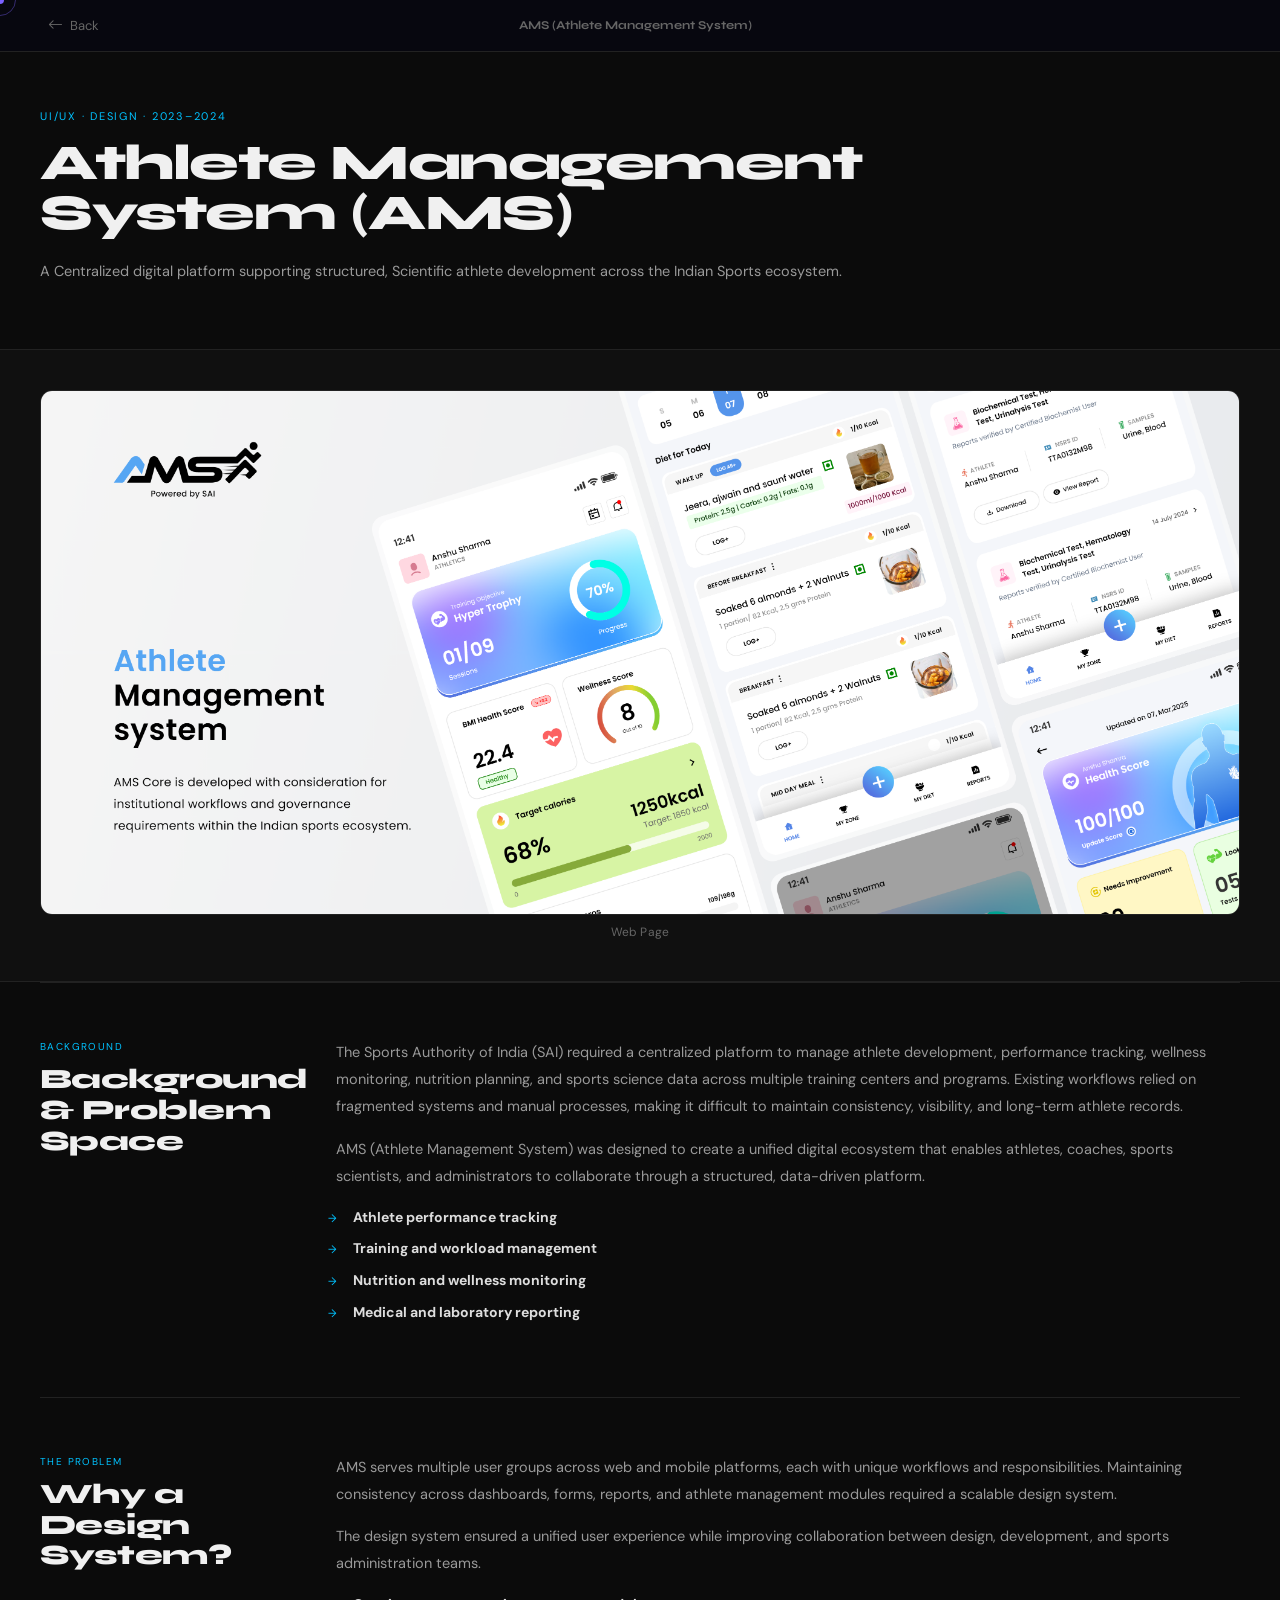
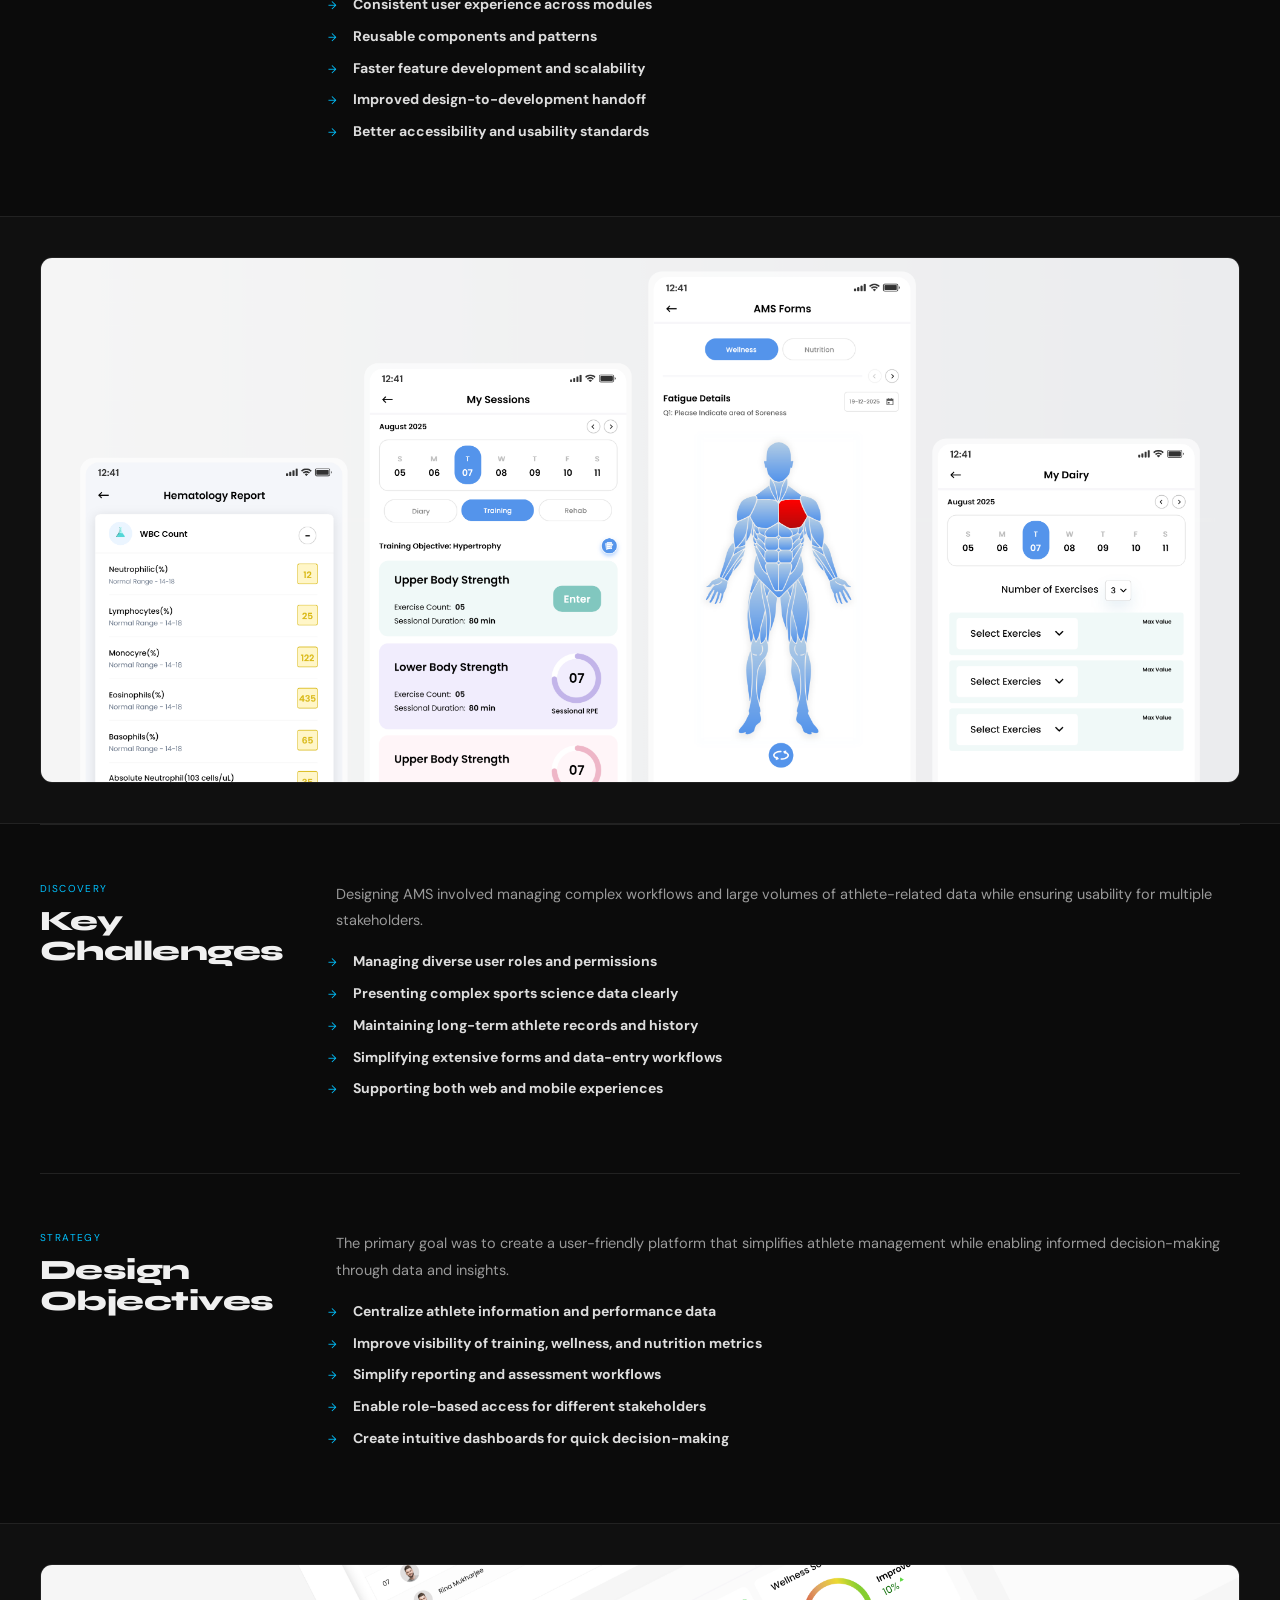
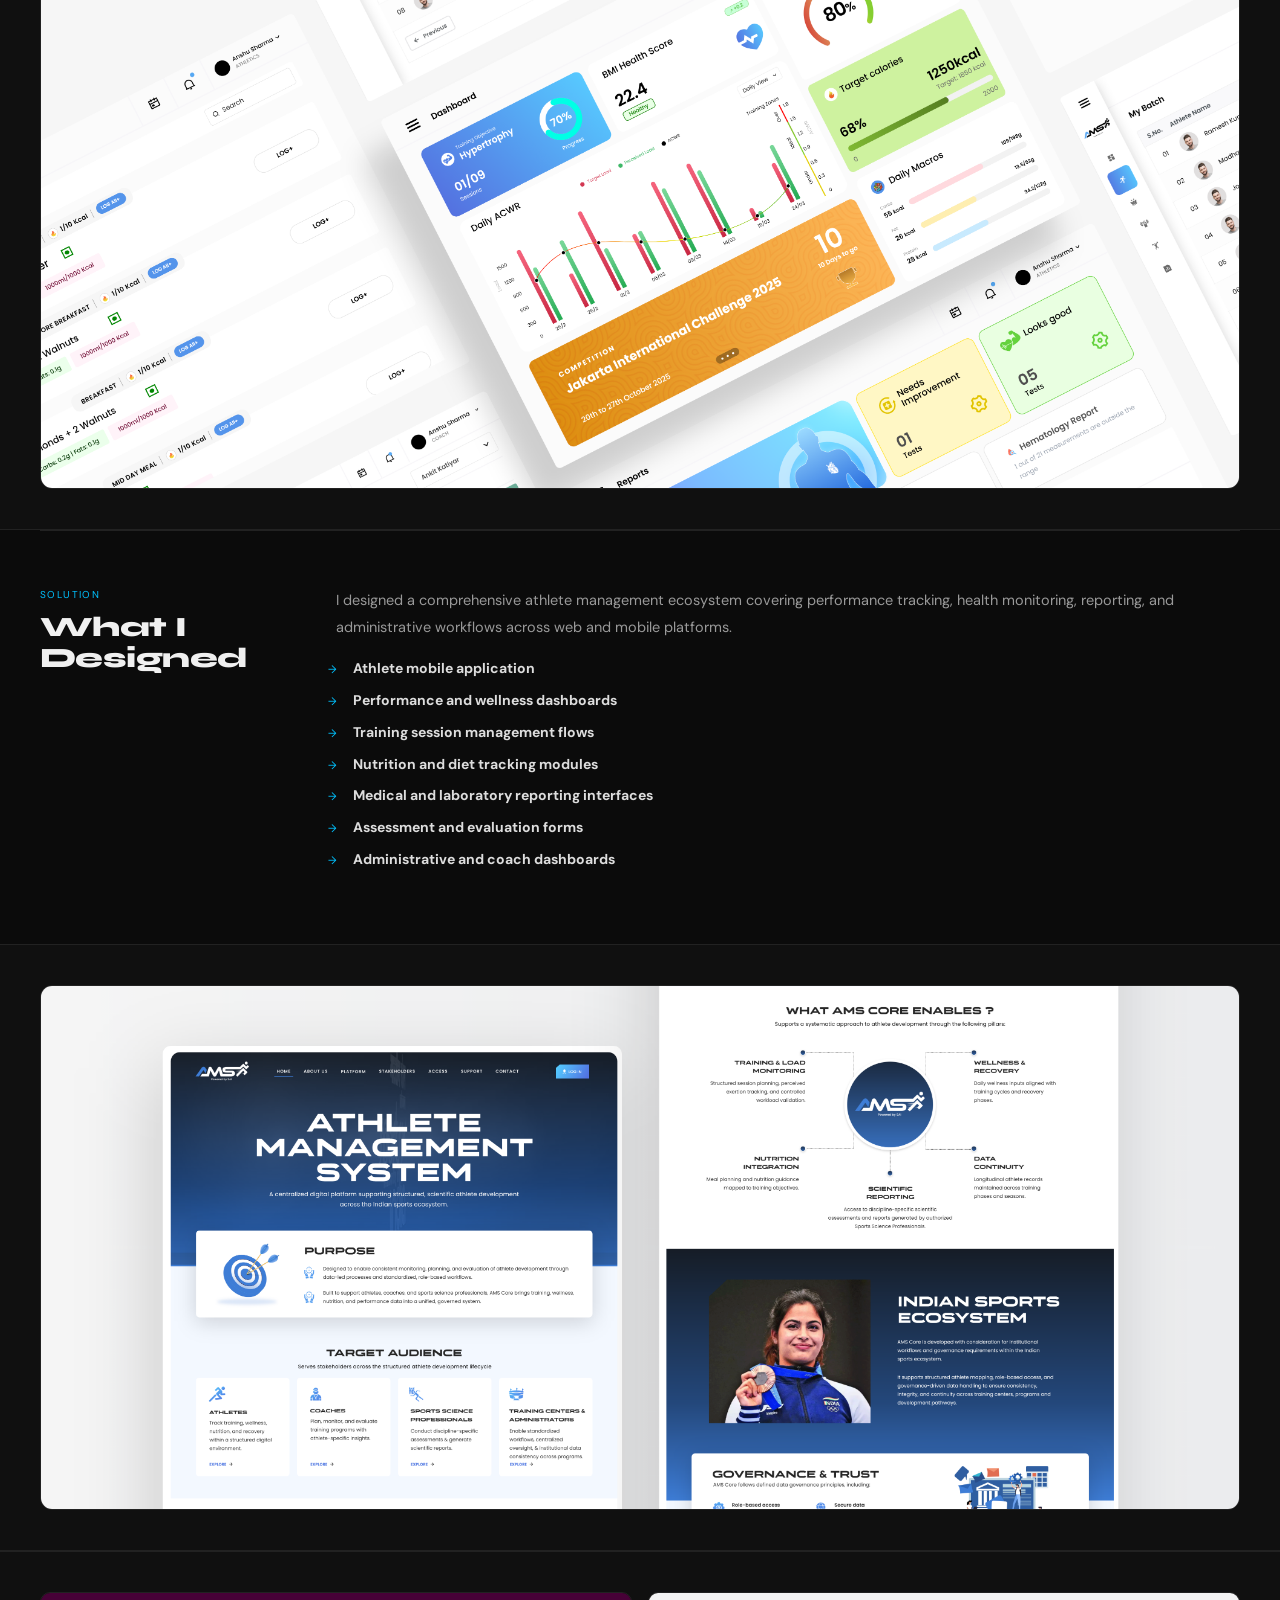
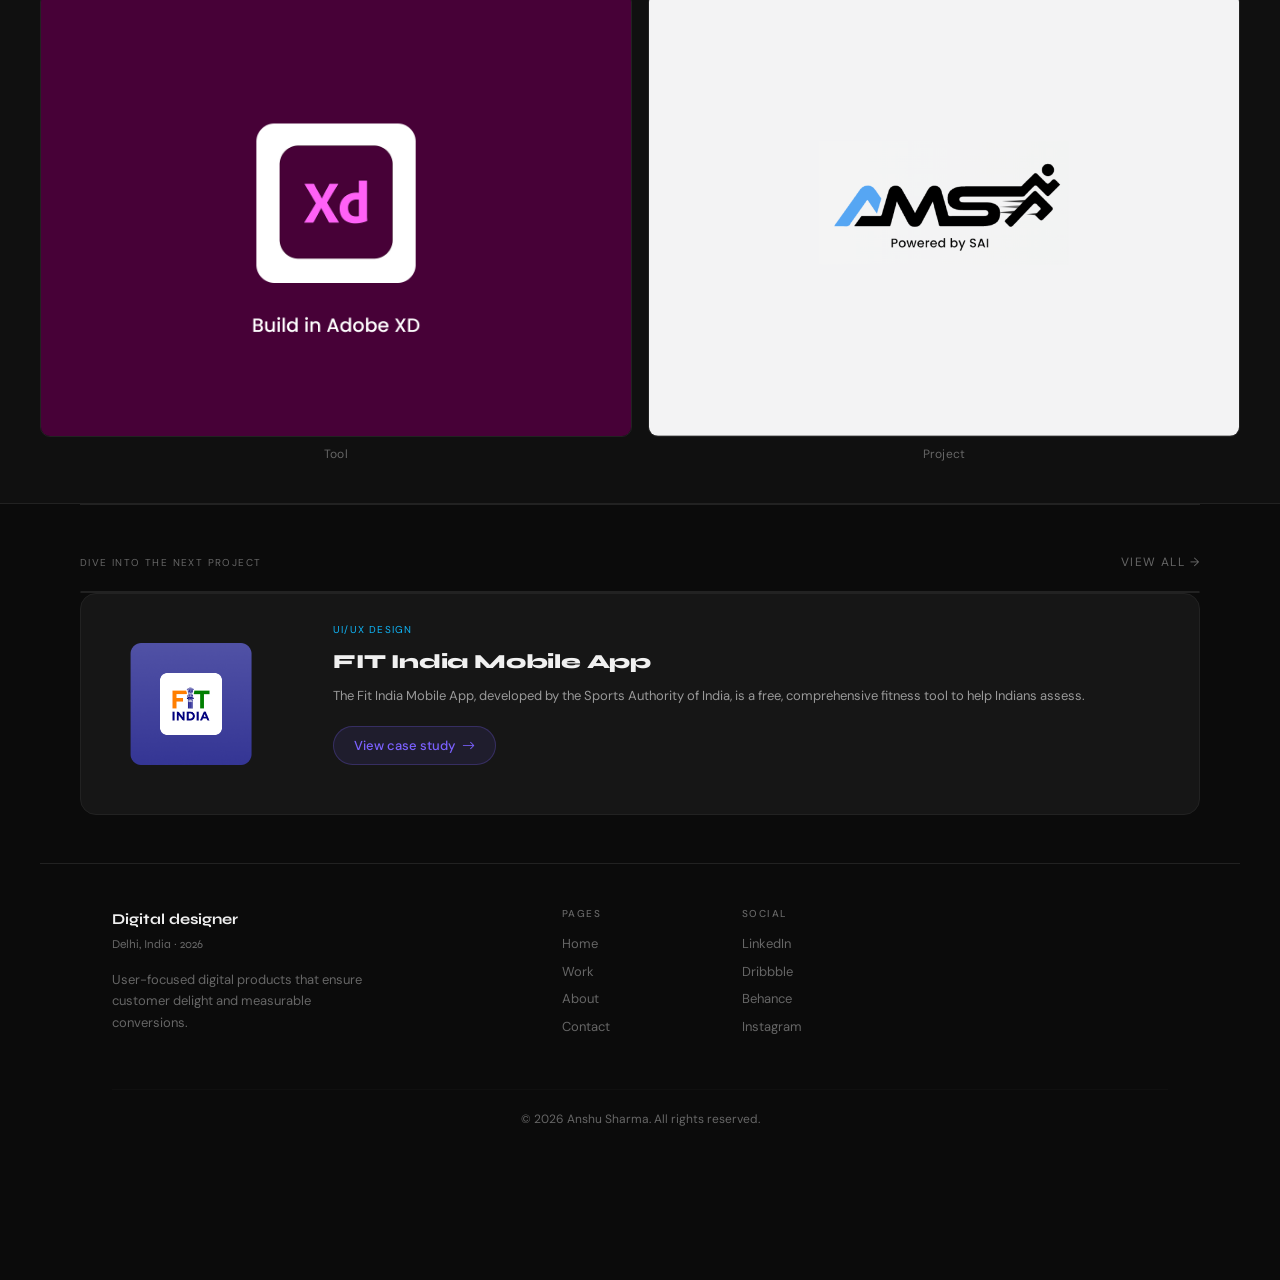
<file: ams.html>
<!DOCTYPE html>
<html lang="en">
<head>
<meta charset="UTF-8"/>
<meta name="viewport" content="width=device-width, initial-scale=1.0"/>
<title>Design System & Operation — Saati Chandy</title>
<link href="https://cdn.jsdelivr.net/npm/bootstrap@5.3.3/dist/css/bootstrap.min.css" rel="stylesheet"/>
<link href="https://cdn.jsdelivr.net/npm/bootstrap-icons@1.11.3/font/bootstrap-icons.css" rel="stylesheet"/>
<link href="https://fonts.googleapis.com/css2?family=Syne:wght@400;600;700;800&family=DM+Sans:ital,wght@0,300;0,400;0,500;1,400&display=swap" rel="stylesheet"/>
<link rel="stylesheet" href="fitindiastyle.css">
<link rel="stylesheet" href="style.css">
</head>
<body>
 
<div id="cd"></div>
<div id="cr"></div>
 
<!-- NAV -->
<nav id="topnav">
  <a href="index.html" class="back-link"><i class="bi bi-arrow-left"></i> Back</a>
  <span class="nav-center">AMS (Athlete Management System)</span>
  <span style="width:60px"></span>
</nav>
 
<div class="cs-wrap">
 
  <!-- ══ INTRO ══ -->
  <div class="intro-section r">
    <div class="intro-grid">
      <div>
        <span class="intro-eyebrow">UI/UX · Design · 2023–2024</span>
        <h1 class="intro-title">Athlete Management System (AMS)</h1>
        <p class="intro-lead">A Centralized digital platform supporting structured, Scientific athlete development across the Indian Sports ecosystem.</p>
      </div>
    
    </div>
  </div>
 
</div>
 
<!-- ══════════════════════════════════════
     IMAGE 1 — Hero / Full overview shot
     → Replace src="#" with your image
════════════════════════════════════════ -->
<div class="img-block r">
  <div class="img-block-inner">
    
    <img
      class="img-slot"
      src="ams1.png"
      alt="Design System Overview"
      onerror="this.style.display='none';this.nextElementSibling.style.display='flex'"
    />
    <!-- placeholder shown until you add your image -->
    <div class="img-placeholder" style="display:none;width:100%;aspect-ratio:16/7;border-radius:12px;border:2px dashed var(--border);background:var(--card);align-items:center;justify-content:center;flex-direction:column;gap:12px;color:var(--muted)">
      <i class="bi bi-image" style="font-size:40px;opacity:.3"></i>
      <span style="font-size:13px;letter-spacing:.04em">Add your image — replace src="#" with your file path</span>
      
    </div>
    <div class="img-caption" style="margin-top:8px">Web Page</div>
  </div>
</div>
 
<div class="cs-wrap">
 
  <!-- ══ BACKGROUND & PROBLEM ══ -->
  <div class="cs-section">
    <div class="cs-2col">
      <div class="cs-left r">
        <span class="cs-sec-label">Background</span>
        <h2 class="cs-heading">Background &amp; Problem Space</h2>
      </div>
      <div class="cs-right r d2">
        <p class="cs-body">The Sports Authority of India (SAI) required a centralized platform to manage athlete development, performance tracking, wellness monitoring, nutrition planning, and sports science data across multiple training centers and programs. Existing workflows relied on fragmented systems and manual processes, making it difficult to maintain consistency, visibility, and long-term athlete records.</p>
        <p class="cs-body">AMS (Athlete Management System) was designed to create a unified digital ecosystem that enables athletes, coaches, sports scientists, and administrators to collaborate through a structured, data-driven platform.</p>
        <ul class="cs-bullets">
          <li><strong>Athlete performance tracking</strong></li>
          <li><strong>Training and workload management</strong></li>
          <li><strong>Nutrition and wellness monitoring</strong></li>
          <li><strong>Medical and laboratory reporting</strong></li>
        </ul>
      </div>
    </div>
  </div>
 
  <!-- ══ WHY A DESIGN SYSTEM ══ -->
  <div class="cs-section">
    <div class="cs-2col">
      <div class="cs-left r">
        <span class="cs-sec-label">The Problem</span>
        <h2 class="cs-heading">Why a Design System?</h2>
      </div>
      <div class="cs-right r d2">
        <p class="cs-body">AMS serves multiple user groups across web and mobile platforms, each with unique workflows and responsibilities. Maintaining consistency across dashboards, forms, reports, and athlete management modules required a scalable design system.</p>
        <p class="cs-body">The design system ensured a unified user experience while improving collaboration between design, development, and sports administration teams.</p>
        <ul class="cs-bullets">
          <li><strong>Consistent user experience across modules</strong></li>
          <li><strong>Reusable components and patterns</strong></li>
          <li><strong>Faster feature development and scalability</strong></li>
          <li><strong>Improved design-to-development handoff</strong></li>
          <li><strong>Better accessibility and usability standards</strong></li>
          
        </ul>
      </div>
    </div>
  </div>
 
</div>
 
<!-- ══════════════════════════════════════
     IMAGE 2 — Before / After comparison
     → Replace src="#" with your image
════════════════════════════════════════ -->
<div class="img-block r">
  <div class="img-block-inner">
    
    <img
      class="img-slot"
      src="ams2.png"
      alt="Before and After comparison"
      onerror="this.style.display='none';this.nextElementSibling.style.display='flex'"
    />
    <div class="img-placeholder" style="display:none;width:100%;aspect-ratio:16/7;border-radius:12px;border:2px dashed var(--border);background:var(--card);align-items:center;justify-content:center;flex-direction:column;gap:12px;color:var(--muted)">
      <i class="bi bi-image" style="font-size:40px;opacity:.3"></i>
      <span style="font-size:13px;letter-spacing:.04em">Add your before/after comparison image here</span>
    </div>
    
  </div>
</div>
 
<div class="cs-wrap">
 
  <!-- ══ KEY CHALLENGES ══ -->
  <div class="cs-section">
    <div class="cs-2col">
      <div class="cs-left r">
        <span class="cs-sec-label">Discovery</span>
        <h2 class="cs-heading">Key Challenges</h2>
      </div>
      <div class="cs-right r d2">
        <p class="cs-body">Designing AMS involved managing complex workflows and large volumes of athlete-related data while ensuring usability for multiple stakeholders.</p>
        <ul class="cs-bullets">
          <li><strong>Managing diverse user roles and permissions</strong></li>
          <li><strong>Presenting complex sports science data clearly</strong></li>
          <li><strong>Maintaining long-term athlete records and history</strong></li>
          <li><strong>Simplifying extensive forms and data-entry workflows</strong></li>
          <li><strong>Supporting both web and mobile experiences</strong></li>
        </ul>
      </div>
    </div>
  </div>
 
  <!-- ══ DESIGN OBJECTIVES ══ -->
  <div class="cs-section">
    <div class="cs-2col">
      <div class="cs-left r">
        <span class="cs-sec-label">Strategy</span>
        <h2 class="cs-heading">Design Objectives</h2>
      </div>
      <div class="cs-right r d2">
        <p class="cs-body">The primary goal was to create a user-friendly platform that simplifies athlete management while enabling informed decision-making through data and insights.</p>
        <ul class="cs-bullets">
          <li><strong>Centralize athlete information and performance data</strong></li>
          <li><strong>Improve visibility of training, wellness, and nutrition metrics</strong></li>
          <li><strong>Simplify reporting and assessment workflows</strong></li>
          <li><strong>Enable role-based access for different stakeholders</strong></li>
          <li><strong>Create intuitive dashboards for quick decision-making</strong></li>
        </ul>
      </div>
    </div>
  </div>
 
</div>
 
<!-- ══════════════════════════════════════
     IMAGE 3 — Component Library full view
     → Replace src="#" with your image
════════════════════════════════════════ -->
<div class="img-block r">
  <div class="img-block-inner">
    
    <img
      class="img-slot"
      src="ams3.png"
      alt="Component Library"
      onerror="this.style.display='none';this.nextElementSibling.style.display='flex'"
    />
    <div class="img-placeholder" style="display:none;width:100%;aspect-ratio:16/8;border-radius:12px;border:2px dashed var(--border);background:var(--card);align-items:center;justify-content:center;flex-direction:column;gap:12px;color:var(--muted)">
      <i class="bi bi-image" style="font-size:40px;opacity:.3"></i>
      <span style="font-size:13px;letter-spacing:.04em">Add your component library screenshot here</span>
    </div>
  
  </div>
</div>
 
<div class="cs-wrap">
 
  <!-- ══ WHAT I DESIGNED ══ -->
  <div class="cs-section">
    <div class="cs-2col">
      <div class="cs-left r">
        <span class="cs-sec-label">Solution</span>
        <h2 class="cs-heading">What I Designed</h2>
      </div>
      <div class="cs-right r d2">
        <p class="cs-body">I designed a comprehensive athlete management ecosystem covering performance tracking, health monitoring, reporting, and administrative workflows across web and mobile platforms.</p>
        <ul class="cs-bullets">
          <li><strong>Athlete mobile application</strong></li>
          <li><strong>Performance and wellness dashboards</strong></li>
          <li><strong>Training session management flows</strong></li>
          <li><strong>Nutrition and diet tracking modules</strong></li>
           <li><strong>Medical and laboratory reporting interfaces</strong></li>
          <li><strong>Assessment and evaluation forms</strong></li>
          <li><strong>Administrative and coach dashboards</strong></li>
        </ul>
      </div>
    </div>
  </div>
 
</div>
 
<!-- ══════════════════════════════════════
     IMAGE 4 — Token System / Design Tokens
     → Replace src="#" with your image
════════════════════════════════════════ -->
<div class="img-block r">
  <div class="img-block-inner">
    
    <img
      class="img-slot"
      src="ams4.png"
      alt="Design Token System"
      onerror="this.style.display='none';this.nextElementSibling.style.display='flex'"
    />
    <div class="img-placeholder" style="display:none;width:100%;aspect-ratio:16/7;border-radius:12px;border:2px dashed var(--border);background:var(--card);align-items:center;justify-content:center;flex-direction:column;gap:12px;color:var(--muted)">
      <i class="bi bi-image" style="font-size:40px;opacity:.3"></i>
      <span style="font-size:13px;letter-spacing:.04em">Add your token system / colour palette image here</span>
    </div>
     
  </div>
</div>
 
<!-- ══════════════════════════════════════
     IMAGE 5 — Two screens side by side
     → Replace src="#" in both with your images
════════════════════════════════════════ -->
<div class="img-block r">
  <div class="img-block-inner">
   
    <div class="img-2col">
 
      <div>
        <a href="https://xd.adobe.com/view/30aac24f-a91f-4de1-b1bb-974ac8ec8364-65f9/" class="text-decoration-none">
          <img
          class="img-slot"
          src="xd.png"
          alt="Screen 1"
          onerror="this.style.display='none';this.nextElementSibling.style.display='flex'"
        />
        </a>
        <div class="img-placeholder" style="display:none;width:100%;aspect-ratio:4/3;border-radius:10px;border:2px dashed var(--border);background:var(--card);align-items:center;justify-content:center;flex-direction:column;gap:10px;color:var(--muted)">
          <i class="bi bi-image" style="font-size:32px;opacity:.3"></i>
          <span style="font-size:12px">Screen 1 — e.g. Analytics view</span>
        </div>
         <div class="img-caption" style="margin-top:8px" >Tool</div>
      </div>
 
      <div>
        <img
          class="img-slot"
          src="amsp.png"
          alt="Screen 2"
          onerror="this.style.display='none';this.nextElementSibling.style.display='flex'"
        />
        <div class="img-placeholder" style="display:none;width:100%;aspect-ratio:4/3;border-radius:10px;border:2px dashed var(--border);background:var(--card);align-items:center;justify-content:center;flex-direction:column;gap:10px;color:var(--muted)">
          <i class="bi bi-image" style="font-size:32px;opacity:.3"></i>
          <span style="font-size:12px">Screen 2 — e.g. Component spec</span>
        </div>
        <div class="img-caption" style="margin-top:8px">Project</div>
      </div>
 
    </div>
  </div>
</div>
 
<div class="cs-wrap">
 
  <!-- ══ RESULTS & IMPACT ══ -->
  
 
  <!-- ══ NEXT PROJECT ══ -->
  <div class="cs-wrap">
 
  <!-- ══ RESULTS & IMPACT ══ -->
  
 
  <!-- ══ NEXT PROJECT ══ -->
  <div class="next-section r">
    <div class="next-label">
      <span>Dive into the next project</span>
      <a href="index.html">View all →</a>
    </div>
    <a href="fitindia.html" class="next-card">
      <div class="next-thumb">
        <div style="text-align:center">
          <img src="fitt.png" width="100%"
        </div>
      </div>
      <div class="next-info">
        <span class="next-tag">UI/UX Design</span>
        <div class="next-title">FIT India Mobile App</div>
        <p class="next-desc">The Fit India Mobile App, developed by the Sports Authority of India, is a free, comprehensive fitness tool to help Indians assess.</p>
        <div class="view-btn">View case study <i class="bi bi-arrow-right"></i></div>
      </div>
    </a>
  </div>
</div>
 
</div>
 
<!-- FOOTER -->
<footer>
    <div class="container" style="max-width:1080px">
      <div class="row align-items-start g-4">
        <div class="col-12 col-sm-6 col-md-5">
          <div class="ft-brand">Digital designer<small>Delhi, India · 2026</small></div>
          <p class="mt-3" style="font-size:13px;color:var(--muted);max-width:250px;line-height:1.65">
            User-focused digital products that ensure customer delight and measurable conversions.
          </p>
        </div>
        <div class="col-6 col-sm-3 col-md-2 ft-col">
          <h6>Pages</h6>
          <a href="#home">Home</a>
          <a href="#work">Work</a>
          <a href="#experience">About</a>
          <a href="#contact">Contact</a>
        </div>
        <div class="col-6 col-sm-3 col-md-2 ft-col">
          <h6>Social</h6>
          <a href="https://www.linkedin.com/in/anshu-sharma-9b1107192/">LinkedIn</a>
          <a href="https://dribbble.com/anshu27">Dribbble</a>
          <a href="https://www.behance.net/anshusharm345a">Behance</a>
          <a href="https://www.instagram.com/anshuuu_27/">Instagram</a>
        </div>
      </div>
      <hr style="border-color:var(--border);margin-top:40px"/>
      <p style="font-size:12px;color:var(--muted);text-align:center;margin-top:18px">
        © 2026 Anshu Sharma. All rights reserved.
      </p>
    </div>
  </footer>
 
<script src="https://cdn.jsdelivr.net/npm/bootstrap@5.3.3/dist/js/bootstrap.bundle.min.js"></script>
<script>
/* cursor */
const cd=document.getElementById('cd'),cr=document.getElementById('cr');
let mx=0,my=0,rx=0,ry=0;
document.addEventListener('mousemove',e=>{mx=e.clientX;my=e.clientY;cd.style.left=mx+'px';cd.style.top=my+'px'});
(function l(){rx+=(mx-rx)*.13;ry+=(my-ry)*.13;cr.style.left=rx+'px';cr.style.top=ry+'px';requestAnimationFrame(l)})();
 
/* reveal */
const io=new IntersectionObserver(e=>{
  e.forEach(x=>{if(x.isIntersecting){x.target.classList.add('v');io.unobserve(x.target)}});
},{threshold:.06});
document.querySelectorAll('.r').forEach(el=>io.observe(el));
 
/* show placeholders on load for empty src */
document.querySelectorAll('.img-slot').forEach(img=>{
  if(!img.src || img.src===window.location.href || img.getAttribute('src')==='#'){
    img.style.display='none';
    const ph=img.nextElementSibling;
    if(ph) ph.style.display='flex';
  }
});
 
/* count-up */
const co=new IntersectionObserver(e=>{
  e.forEach(x=>{
    if(!x.isIntersecting)return;
    const el=x.target,tgt=parseInt(el.dataset.target);
    let c=0;const step=Math.ceil(tgt/50);
    const t=setInterval(()=>{c=Math.min(c+step,tgt);el.textContent=c+'%';if(c>=tgt)clearInterval(t)},28);
    co.unobserve(el);
  });
},{threshold:.5});
document.querySelectorAll('[data-target]').forEach(el=>co.observe(el));
</script>
</body>
</html>
</file>
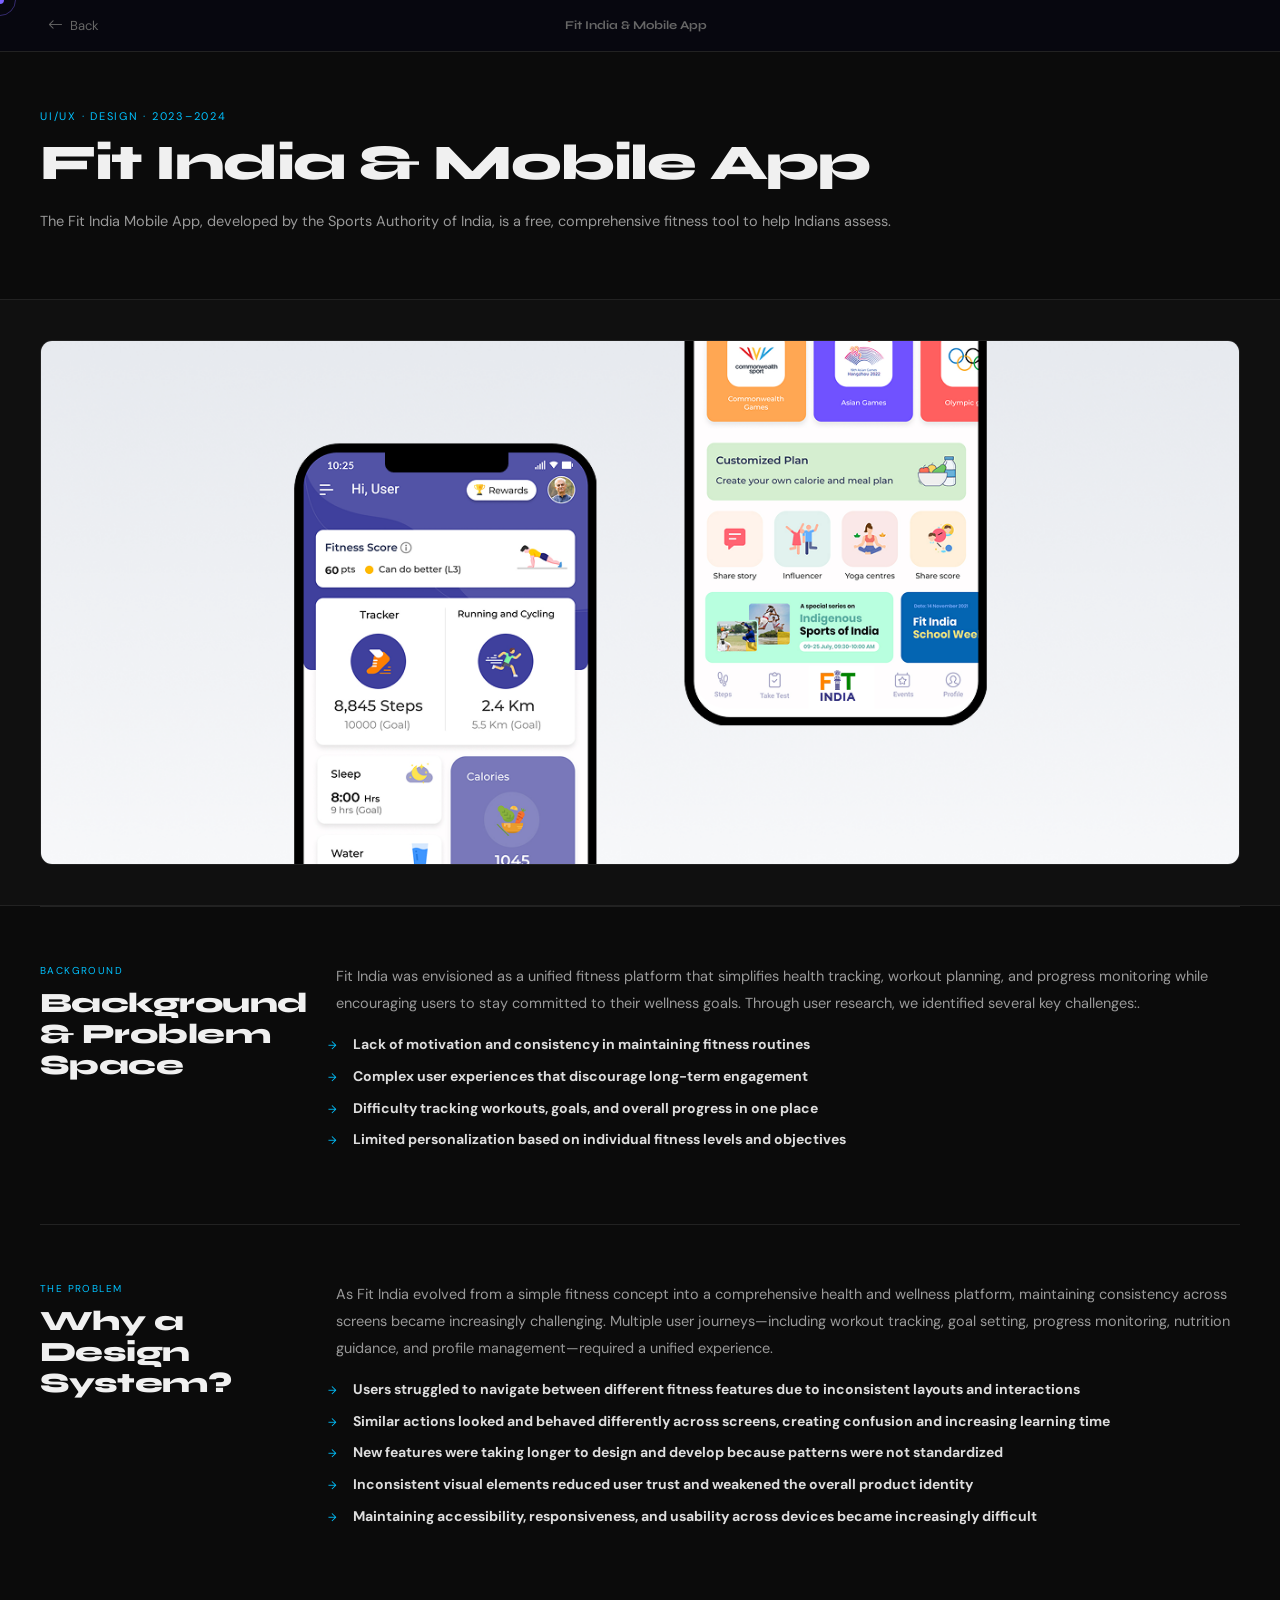
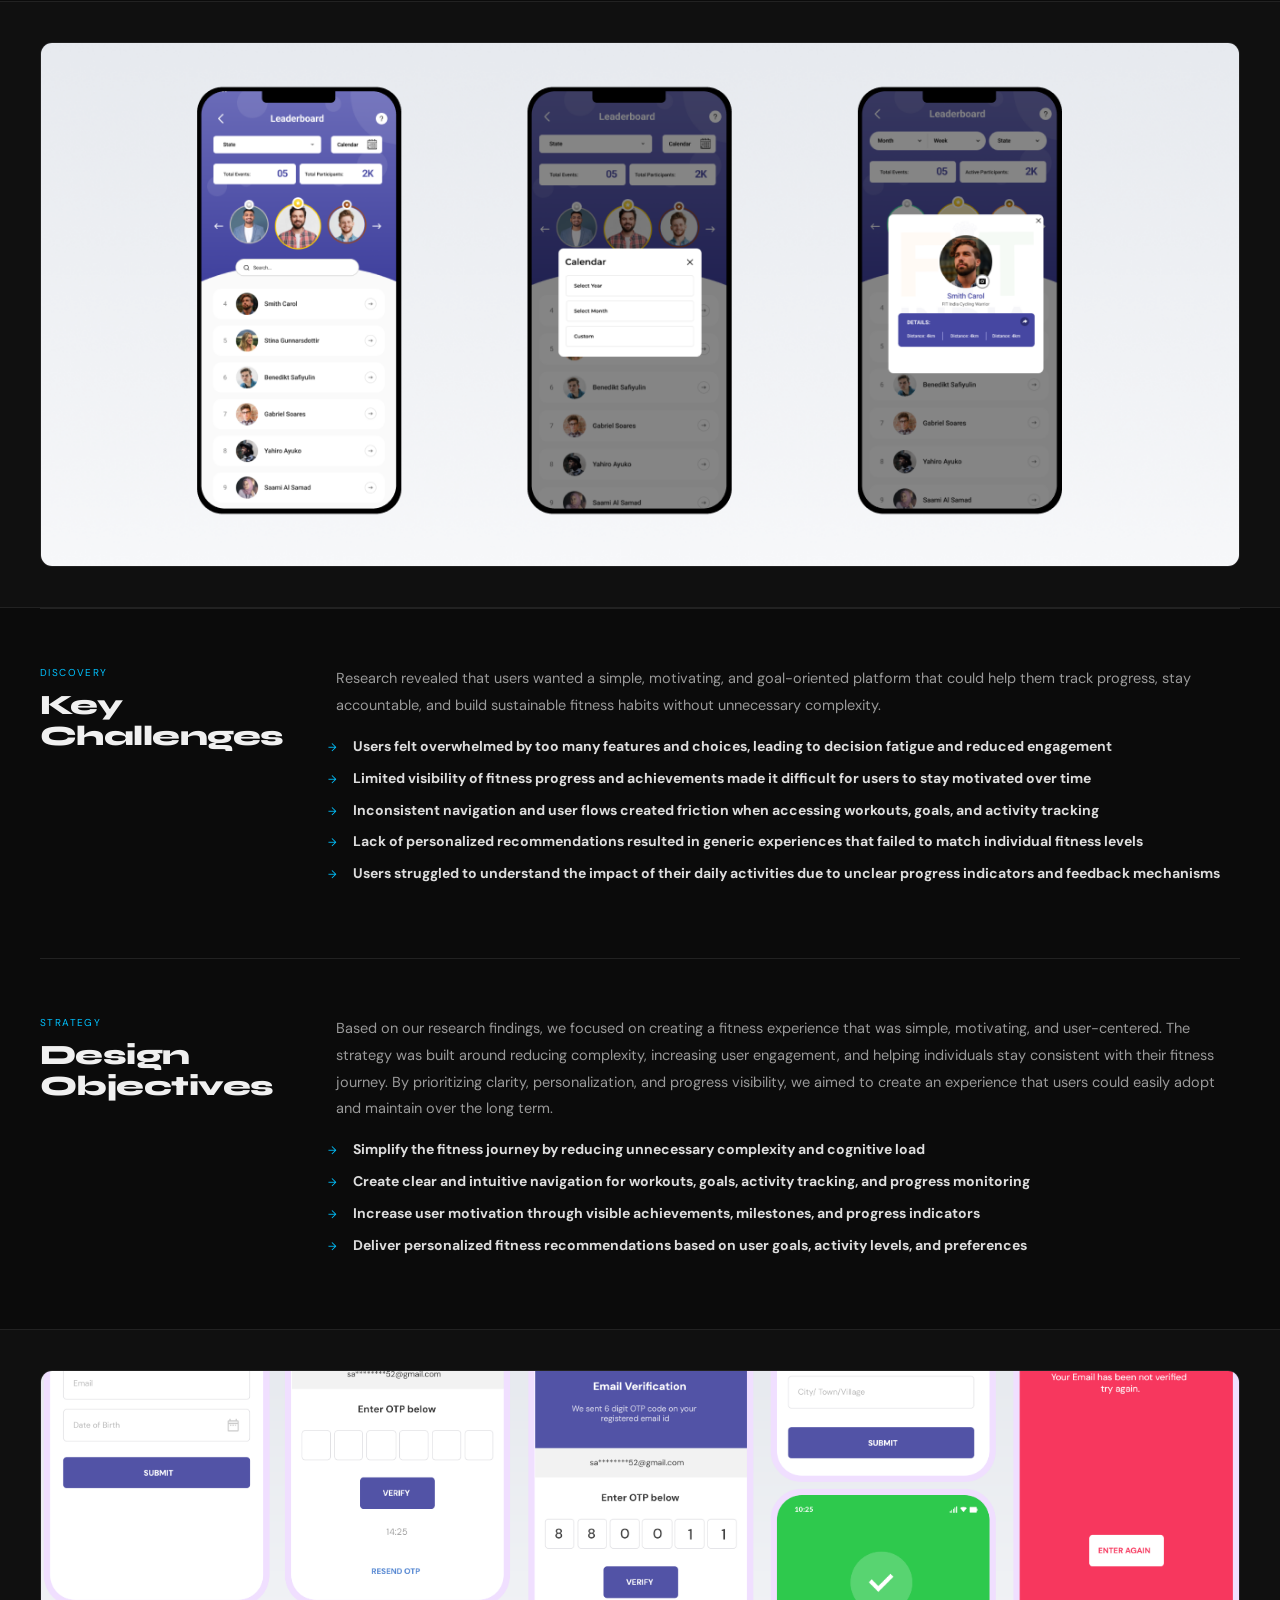
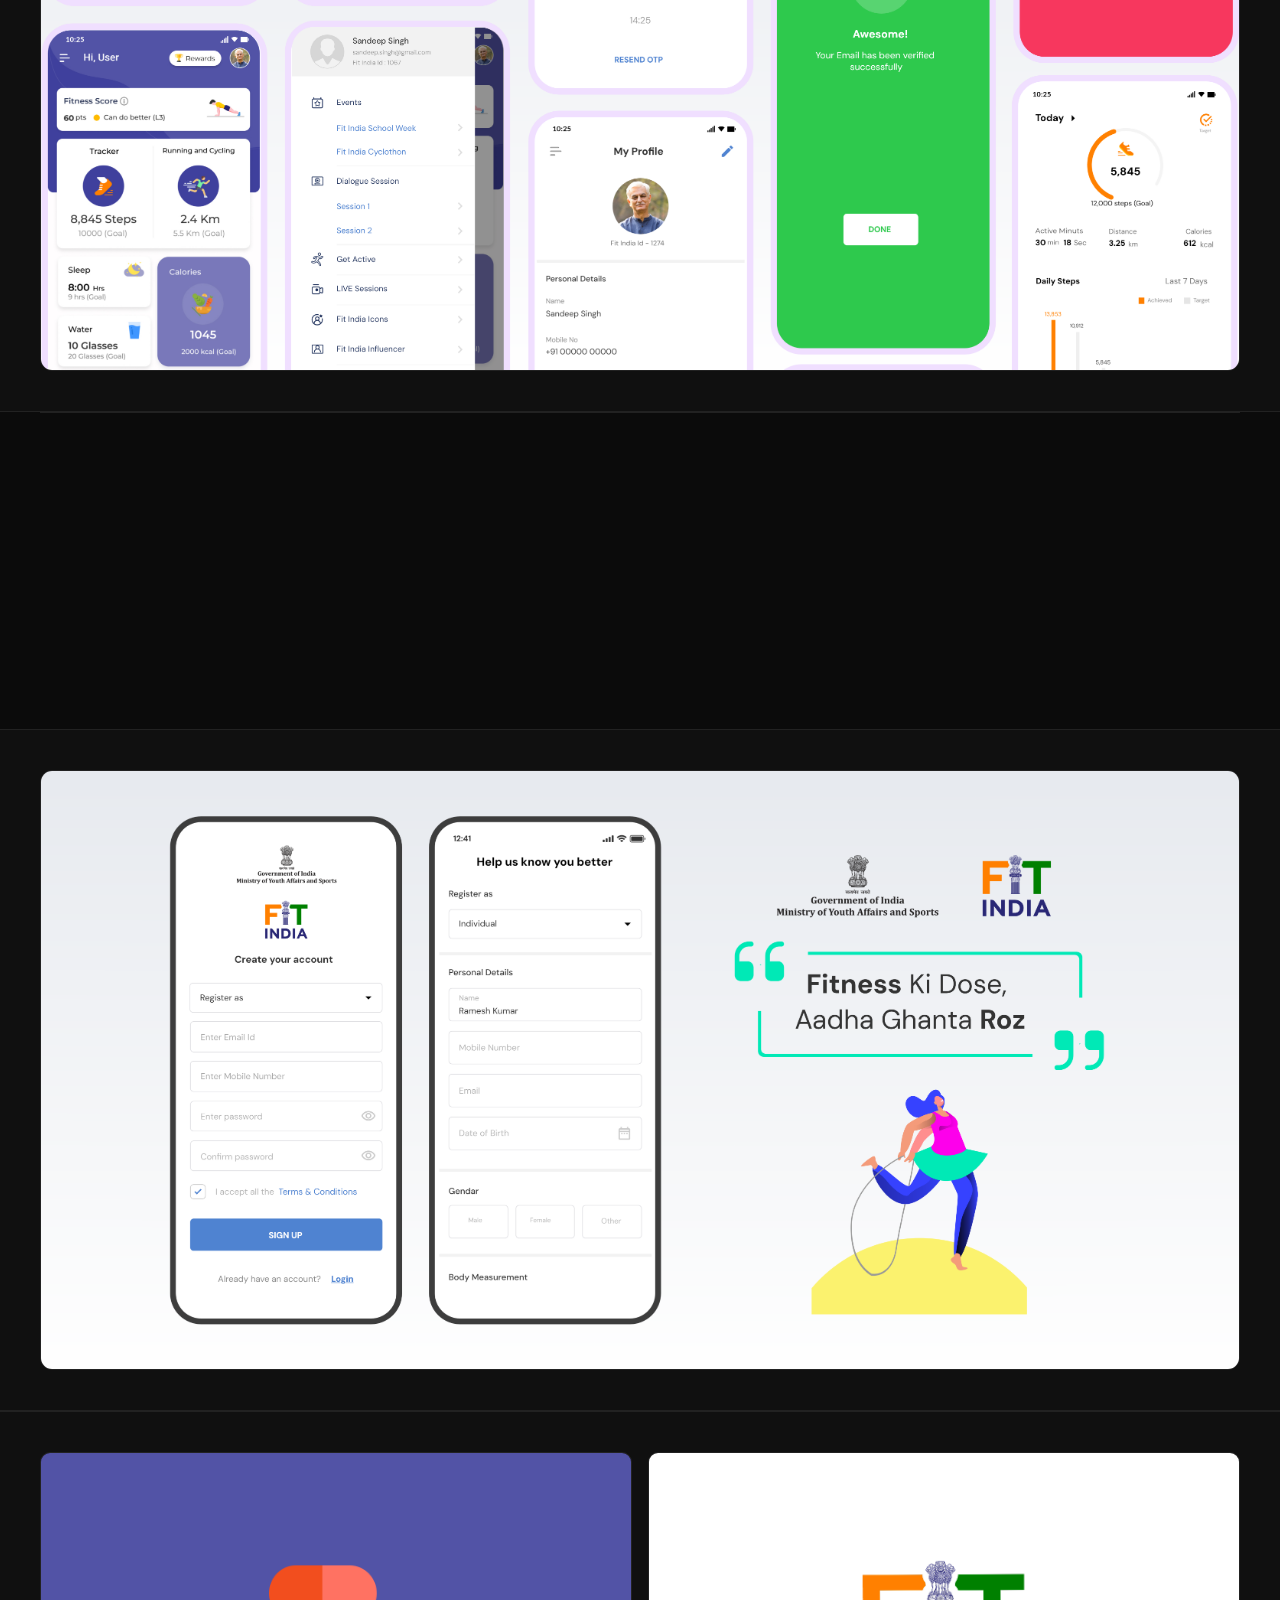
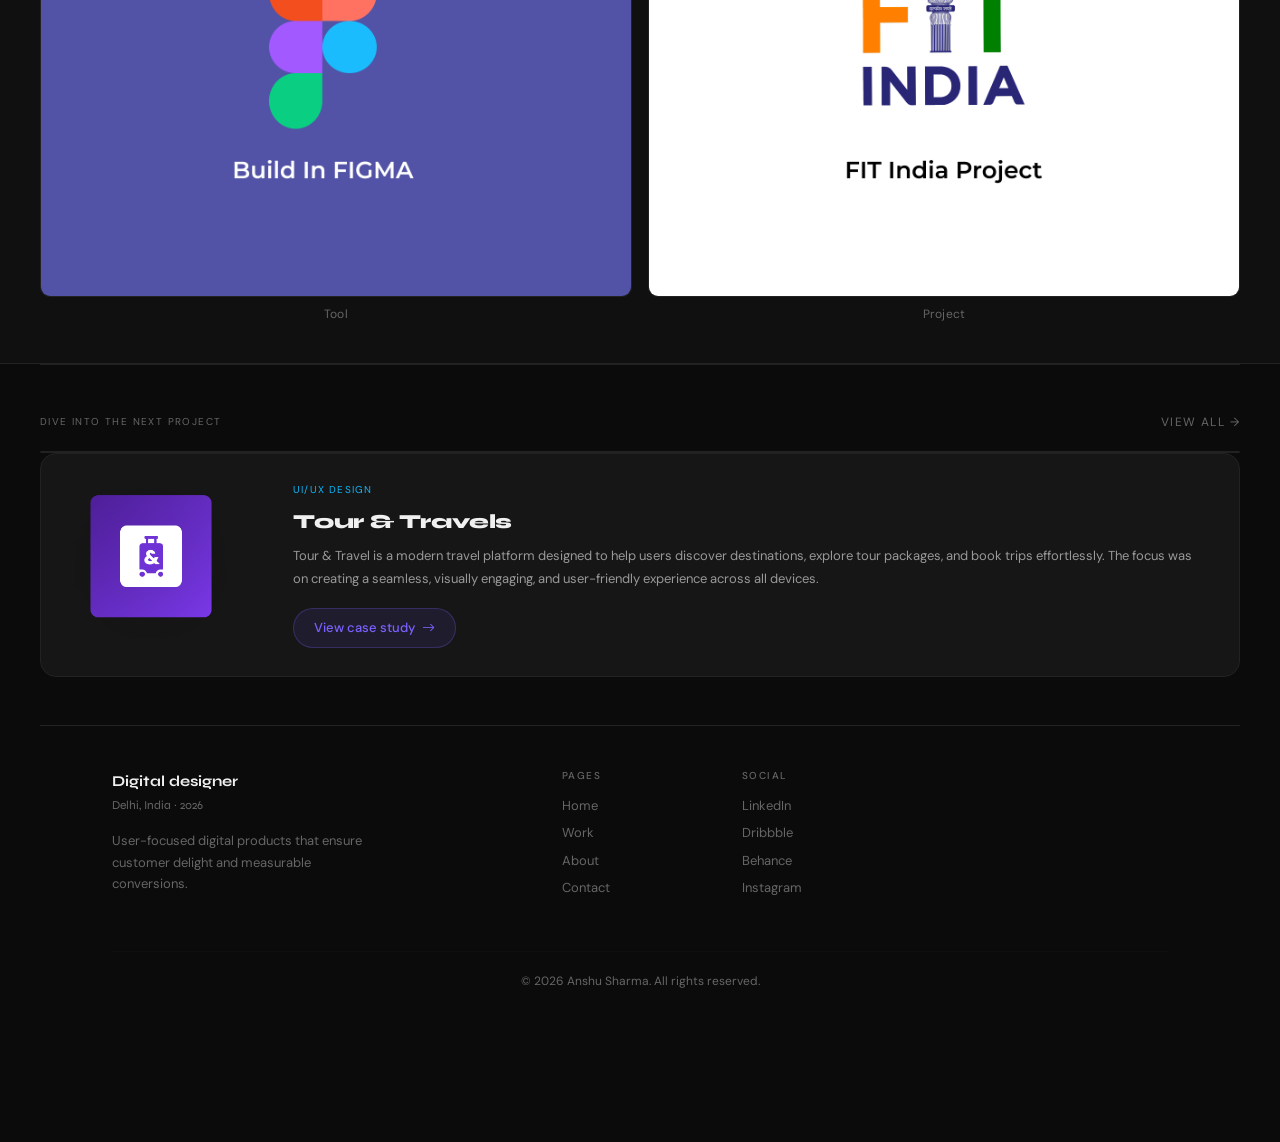
<file: fitindia.html>
<!DOCTYPE html>
<html lang="en">
<head>
<meta charset="UTF-8"/>
<meta name="viewport" content="width=device-width, initial-scale=1.0"/>
<title>Design System & Operation — Saati Chandy</title>
<link href="https://cdn.jsdelivr.net/npm/bootstrap@5.3.3/dist/css/bootstrap.min.css" rel="stylesheet"/>
<link href="https://cdn.jsdelivr.net/npm/bootstrap-icons@1.11.3/font/bootstrap-icons.css" rel="stylesheet"/>
<link href="https://fonts.googleapis.com/css2?family=Syne:wght@400;600;700;800&family=DM+Sans:ital,wght@0,300;0,400;0,500;1,400&display=swap" rel="stylesheet"/>
<link rel="stylesheet" href="fitindiastyle.css">
<link rel="stylesheet" href="style.css">
</head>
<body>
 
<div id="cd"></div>
<div id="cr"></div>
 
<!-- NAV -->
<nav id="topnav">
  <a href="index.html" class="back-link"><i class="bi bi-arrow-left"></i> Back</a>
  <span class="nav-center">Fit India &amp; Mobile App</span>
  <span style="width:60px"></span>
</nav>
 
<div class="cs-wrap">
 
  <!-- ══ INTRO ══ -->
  <div class="intro-section r">
    <div class="intro-grid">
      <div>
        <span class="intro-eyebrow">UI/UX · Design · 2023–2024</span>
        <h1 class="intro-title">Fit India &amp; Mobile App</h1>
        <p class="intro-lead">The Fit India Mobile App, developed by the Sports Authority of India, is a free, comprehensive fitness tool to help Indians assess.</p>
      </div>
    
    </div>
  </div>
 
</div>
 
<!-- ══════════════════════════════════════
     IMAGE 1 — Hero / Full overview shot
     → Replace src="#" with your image
════════════════════════════════════════ -->
<div class="img-block r">
  <div class="img-block-inner">
    
    <img
      class="img-slot"
      src="Img1.png"
      alt="Design System Overview"
      onerror="this.style.display='none';this.nextElementSibling.style.display='flex'"
    />
    <!-- placeholder shown until you add your image -->
    <div class="img-placeholder" style="display:none;width:100%;aspect-ratio:16/7;border-radius:12px;border:2px dashed var(--border);background:var(--card);align-items:center;justify-content:center;flex-direction:column;gap:12px;color:var(--muted)">
      <i class="bi bi-image" style="font-size:40px;opacity:.3"></i>
      <span style="font-size:13px;letter-spacing:.04em">Add your image — replace src="#" with your file path</span>
    </div>
  </div>
</div>
 
<div class="cs-wrap">
 
  <!-- ══ BACKGROUND & PROBLEM ══ -->
  <div class="cs-section">
    <div class="cs-2col">
      <div class="cs-left r">
        <span class="cs-sec-label">Background</span>
        <h2 class="cs-heading">Background &amp; Problem Space</h2>
      </div>
      <div class="cs-right r d2">
        <p class="cs-body">Fit India was envisioned as a unified fitness platform that simplifies health tracking, workout planning, and progress monitoring while encouraging users to stay committed to their wellness goals. Through user research, we identified several key challenges:.</p>
        
        <ul class="cs-bullets">
          <li><strong>Lack of motivation and consistency in maintaining fitness routines</strong></li>
          <li><strong>Complex user experiences that discourage long-term engagement</strong></li>
          <li><strong>Difficulty tracking workouts, goals, and overall progress in one place</strong></li>
          <li><strong>Limited personalization based on individual fitness levels and objectives</strong></li>
        </ul>
      </div>
    </div>
  </div>
 
  <!-- ══ WHY A DESIGN SYSTEM ══ -->
  <div class="cs-section">
    <div class="cs-2col">
      <div class="cs-left r">
        <span class="cs-sec-label">The Problem</span>
        <h2 class="cs-heading">Why a Design System?</h2>
      </div>
      <div class="cs-right r d2">
        <p class="cs-body">As Fit India evolved from a simple fitness concept into a comprehensive health and wellness platform, maintaining consistency across screens became increasingly challenging. Multiple user journeys—including workout tracking, goal setting, progress monitoring, nutrition guidance, and profile management—required a unified experience.</p>
        <ul class="cs-bullets">
          <li><strong>Users struggled to navigate between different fitness features due to inconsistent layouts and interactions</strong></li>
          <li><strong>Similar actions looked and behaved differently across screens, creating confusion and increasing learning time</strong></li>
          <li><strong>New features were taking longer to design and develop because patterns were not standardized</strong></li>
          <li><strong>Inconsistent visual elements reduced user trust and weakened the overall product identity</strong></li>
          <li><strong>Maintaining accessibility, responsiveness, and usability across devices became increasingly difficult</strong></li>
          
        </ul>
      </div>
    </div>
  </div>
 
</div>
 
<!-- ══════════════════════════════════════
     IMAGE 2 — Before / After comparison
     → Replace src="#" with your image
════════════════════════════════════════ -->
<div class="img-block r">
  <div class="img-block-inner">
    
    <img
      class="img-slot"
      src="Leaderboard.png"
      alt="Before and After comparison"
      onerror="this.style.display='none';this.nextElementSibling.style.display='flex'"
    />
    <div class="img-placeholder" style="display:none;width:100%;aspect-ratio:16/7;border-radius:12px;border:2px dashed var(--border);background:var(--card);align-items:center;justify-content:center;flex-direction:column;gap:12px;color:var(--muted)">
      <i class="bi bi-image" style="font-size:40px;opacity:.3"></i>
      <span style="font-size:13px;letter-spacing:.04em">Add your before/after comparison image here</span>
    </div>
    
  </div>
</div>
 
<div class="cs-wrap">
 
  <!-- ══ KEY CHALLENGES ══ -->
  <div class="cs-section">
    <div class="cs-2col">
      <div class="cs-left r">
        <span class="cs-sec-label">Discovery</span>
        <h2 class="cs-heading">Key Challenges</h2>
      </div>
      <div class="cs-right r d2">
        <p class="cs-body">Research revealed that users wanted a simple, motivating, and goal-oriented platform that could help them track progress, stay accountable, and build sustainable fitness habits without unnecessary complexity.</p>
        <ul class="cs-bullets">
          <li><strong>Users felt overwhelmed by too many features and choices, leading to decision fatigue and reduced engagement</strong></li>
          <li><strong>Limited visibility of fitness progress and achievements made it difficult for users to stay motivated over time</strong></li>
          <li><strong>Inconsistent navigation and user flows created friction when accessing workouts, goals, and activity tracking</strong></li>
          <li><strong>Lack of personalized recommendations resulted in generic experiences that failed to match individual fitness levels</strong></li>
          <li><strong>Users struggled to understand the impact of their daily activities due to unclear progress indicators and feedback mechanisms</strong></li>
        </ul>
      </div>
    </div>
  </div>
 
  <!-- ══ DESIGN OBJECTIVES ══ -->
  <div class="cs-section">
    <div class="cs-2col">
      <div class="cs-left r">
        <span class="cs-sec-label">Strategy</span>
        <h2 class="cs-heading">Design Objectives</h2>
      </div>
      <div class="cs-right r d2">
        <p class="cs-body">Based on our research findings, we focused on creating a fitness experience that was simple, motivating, and user-centered. The strategy was built around reducing complexity, increasing user engagement, and helping individuals stay consistent with their fitness journey. By prioritizing clarity, personalization, and progress visibility, we aimed to create an experience that users could easily adopt and maintain over the long term.</p>
        <ul class="cs-bullets">
          <li><strong>Simplify the fitness journey by reducing unnecessary complexity and cognitive load</strong></li>
          <li><strong>Create clear and intuitive navigation for workouts, goals, activity tracking, and progress monitoring</strong></li>
          <li><strong>Increase user motivation through visible achievements, milestones, and progress indicators</strong></li>
          <li><strong>Deliver personalized fitness recommendations based on user goals, activity levels, and preferences</strong></li>
        </ul>
      </div>
    </div>
  </div>
 
</div>
 
<!-- ══════════════════════════════════════
     IMAGE 3 — Component Library full view
     → Replace src="#" with your image
════════════════════════════════════════ -->
<div class="img-block r">
  <div class="img-block-inner">
    
    <img
      class="img-slot"
      src="img3.png"
      alt="Component Library"
      onerror="this.style.display='none';this.nextElementSibling.style.display='flex'"
    />
    <div class="img-placeholder" style="display:none;width:100%;aspect-ratio:16/8;border-radius:12px;border:2px dashed var(--border);background:var(--card);align-items:center;justify-content:center;flex-direction:column;gap:12px;color:var(--muted)">
      <i class="bi bi-image" style="font-size:40px;opacity:.3"></i>
      <span style="font-size:13px;letter-spacing:.04em">Add your component library screenshot here</span>
    </div>
  
  </div>
</div>
 
<div class="cs-wrap">
 
  <!-- ══ WHAT I DESIGNED ══ -->
  <div class="cs-section">
    <div class="cs-2col">
      <div class="cs-left r">
        <span class="cs-sec-label">Solution</span>
        <h2 class="cs-heading">What I Designed</h2>
      </div>
      <div class="cs-right r d2">
        <p class="cs-body">The platform was designed to reduce friction, improve accessibility, and provide users with clear visibility into their fitness journey while maintaining a consistent and engaging experience across all touchpoints.</p>
        <ul class="cs-bullets">
          <li><strong>Personalized onboarding experience to understand user goals, fitness levels, and preferences</strong></li>
          <li><strong>Goal-setting and progress tracking dashboards with clear visual indicators and achievement milestones</strong></li>
          <li><strong>Workout discovery and activity management flows that make finding and starting fitness routines effortless</strong></li>
          <li><strong>Personalized recommendations based on user interests, activity history, and fitness objectives</strong></li>
        </ul>
      </div>
    </div>
  </div>
 
</div>
 
<!-- ══════════════════════════════════════
     IMAGE 4 — Token System / Design Tokens
     → Replace src="#" with your image
════════════════════════════════════════ -->
<div class="img-block r">
  <div class="img-block-inner">
    
    <img
      class="img-slot"
      src="Img4.png"
      alt="Design Token System"
      onerror="this.style.display='none';this.nextElementSibling.style.display='flex'"
    />
    <div class="img-placeholder" style="display:none;width:100%;aspect-ratio:16/7;border-radius:12px;border:2px dashed var(--border);background:var(--card);align-items:center;justify-content:center;flex-direction:column;gap:12px;color:var(--muted)">
      <i class="bi bi-image" style="font-size:40px;opacity:.3"></i>
      <span style="font-size:13px;letter-spacing:.04em">Add your token system / colour palette image here</span>
    </div>
     
  </div>
</div>
 
<!-- ══════════════════════════════════════
     IMAGE 5 — Two screens side by side
     → Replace src="#" in both with your images
════════════════════════════════════════ -->
<div class="img-block r">
  <div class="img-block-inner">
   
    <div class="img-2col">
 
      <div>
        <img
          class="img-slot"
          src="Figma.png"
          alt="Screen 1"
          onerror="this.style.display='none';this.nextElementSibling.style.display='flex'"
        />
        <div class="img-placeholder" style="display:none;width:100%;aspect-ratio:4/3;border-radius:10px;border:2px dashed var(--border);background:var(--card);align-items:center;justify-content:center;flex-direction:column;gap:10px;color:var(--muted)">
          <i class="bi bi-image" style="font-size:32px;opacity:.3"></i>
          <span style="font-size:12px">Screen 1 — e.g. Analytics view</span>
        </div>
        <div class="img-caption" style="margin-top:8px">Tool</div>
      </div>
 
      <div>
        <img
          class="img-slot"
          src="project.png"
          alt="Screen 2"
          onerror="this.style.display='none';this.nextElementSibling.style.display='flex'"
        />
        <div class="img-placeholder" style="display:none;width:100%;aspect-ratio:4/3;border-radius:10px;border:2px dashed var(--border);background:var(--card);align-items:center;justify-content:center;flex-direction:column;gap:10px;color:var(--muted)">
          <i class="bi bi-image" style="font-size:32px;opacity:.3"></i>
          <span style="font-size:12px">Screen 2 — e.g. Component spec</span>
        </div>
        <div class="img-caption" style="margin-top:8px">Project</div>
      </div>
 
    </div>
  </div>
</div>
 
<div class="cs-wrap">
 
  <!-- ══ RESULTS & IMPACT ══ -->
  
 
  <!-- ══ NEXT PROJECT ══ -->
  <div class="next-section r">
    <div class="next-label">
      <span>Dive into the next project</span>
      <a href="index.html">View all →</a>
    </div>
    <a href="traval.html" class="next-card">
      <div class="next-thumb">
        <div style="text-align:center">
          <img src="Tour.jpg" width="100%"
        </div>
      </div>
      <div class="next-info">
        <span class="next-tag">UI/UX Design</span>
        <div class="next-title">Tour & Travels</div>
        <p class="next-desc">Tour & Travel is a modern travel platform designed to help users discover destinations, explore tour packages, and book trips effortlessly. The focus was on creating a seamless, visually engaging, and user-friendly experience across all devices.</p>
        <div class="view-btn">View case study <i class="bi bi-arrow-right"></i></div>
      </div>
    </a>
  </div>
</div>
 
<!-- FOOTER -->
<footer>
    <div class="container" style="max-width:1080px">
      <div class="row align-items-start g-4">
        <div class="col-12 col-sm-6 col-md-5">
          <div class="ft-brand">Digital designer<small>Delhi, India · 2026</small></div>
          <p class="mt-3" style="font-size:13px;color:var(--muted);max-width:250px;line-height:1.65">
            User-focused digital products that ensure customer delight and measurable conversions.
          </p>
        </div>
        <div class="col-6 col-sm-3 col-md-2 ft-col">
          <h6>Pages</h6>
          <a href="#home">Home</a>
          <a href="#work">Work</a>
          <a href="#experience">About</a>
          <a href="#contact">Contact</a>
        </div>
        <div class="col-6 col-sm-3 col-md-2 ft-col">
          <h6>Social</h6>
          <a href="https://www.linkedin.com/in/anshu-sharma-9b1107192/">LinkedIn</a>
          <a href="https://dribbble.com/anshu27">Dribbble</a>
          <a href="https://www.behance.net/anshusharm345a">Behance</a>
          <a href="https://www.instagram.com/anshuuu_27/">Instagram</a>
        </div>
      </div>
      <hr style="border-color:var(--border);margin-top:40px"/>
      <p style="font-size:12px;color:var(--muted);text-align:center;margin-top:18px">
        © 2026 Anshu Sharma. All rights reserved.
      </p>
    </div>
  </footer>
 
<script src="https://cdn.jsdelivr.net/npm/bootstrap@5.3.3/dist/js/bootstrap.bundle.min.js"></script>
<script>
/* cursor */
const cd=document.getElementById('cd'),cr=document.getElementById('cr');
let mx=0,my=0,rx=0,ry=0;
document.addEventListener('mousemove',e=>{mx=e.clientX;my=e.clientY;cd.style.left=mx+'px';cd.style.top=my+'px'});
(function l(){rx+=(mx-rx)*.13;ry+=(my-ry)*.13;cr.style.left=rx+'px';cr.style.top=ry+'px';requestAnimationFrame(l)})();
 
/* reveal */
const io=new IntersectionObserver(e=>{
  e.forEach(x=>{if(x.isIntersecting){x.target.classList.add('v');io.unobserve(x.target)}});
},{threshold:.06});
document.querySelectorAll('.r').forEach(el=>io.observe(el));
 
/* show placeholders on load for empty src */
document.querySelectorAll('.img-slot').forEach(img=>{
  if(!img.src || img.src===window.location.href || img.getAttribute('src')==='#'){
    img.style.display='none';
    const ph=img.nextElementSibling;
    if(ph) ph.style.display='flex';
  }
});
 
/* count-up */
const co=new IntersectionObserver(e=>{
  e.forEach(x=>{
    if(!x.isIntersecting)return;
    const el=x.target,tgt=parseInt(el.dataset.target);
    let c=0;const step=Math.ceil(tgt/50);
    const t=setInterval(()=>{c=Math.min(c+step,tgt);el.textContent=c+'%';if(c>=tgt)clearInterval(t)},28);
    co.unobserve(el);
  });
},{threshold:.5});
document.querySelectorAll('[data-target]').forEach(el=>co.observe(el));
</script>
</body>
</html>
</file>
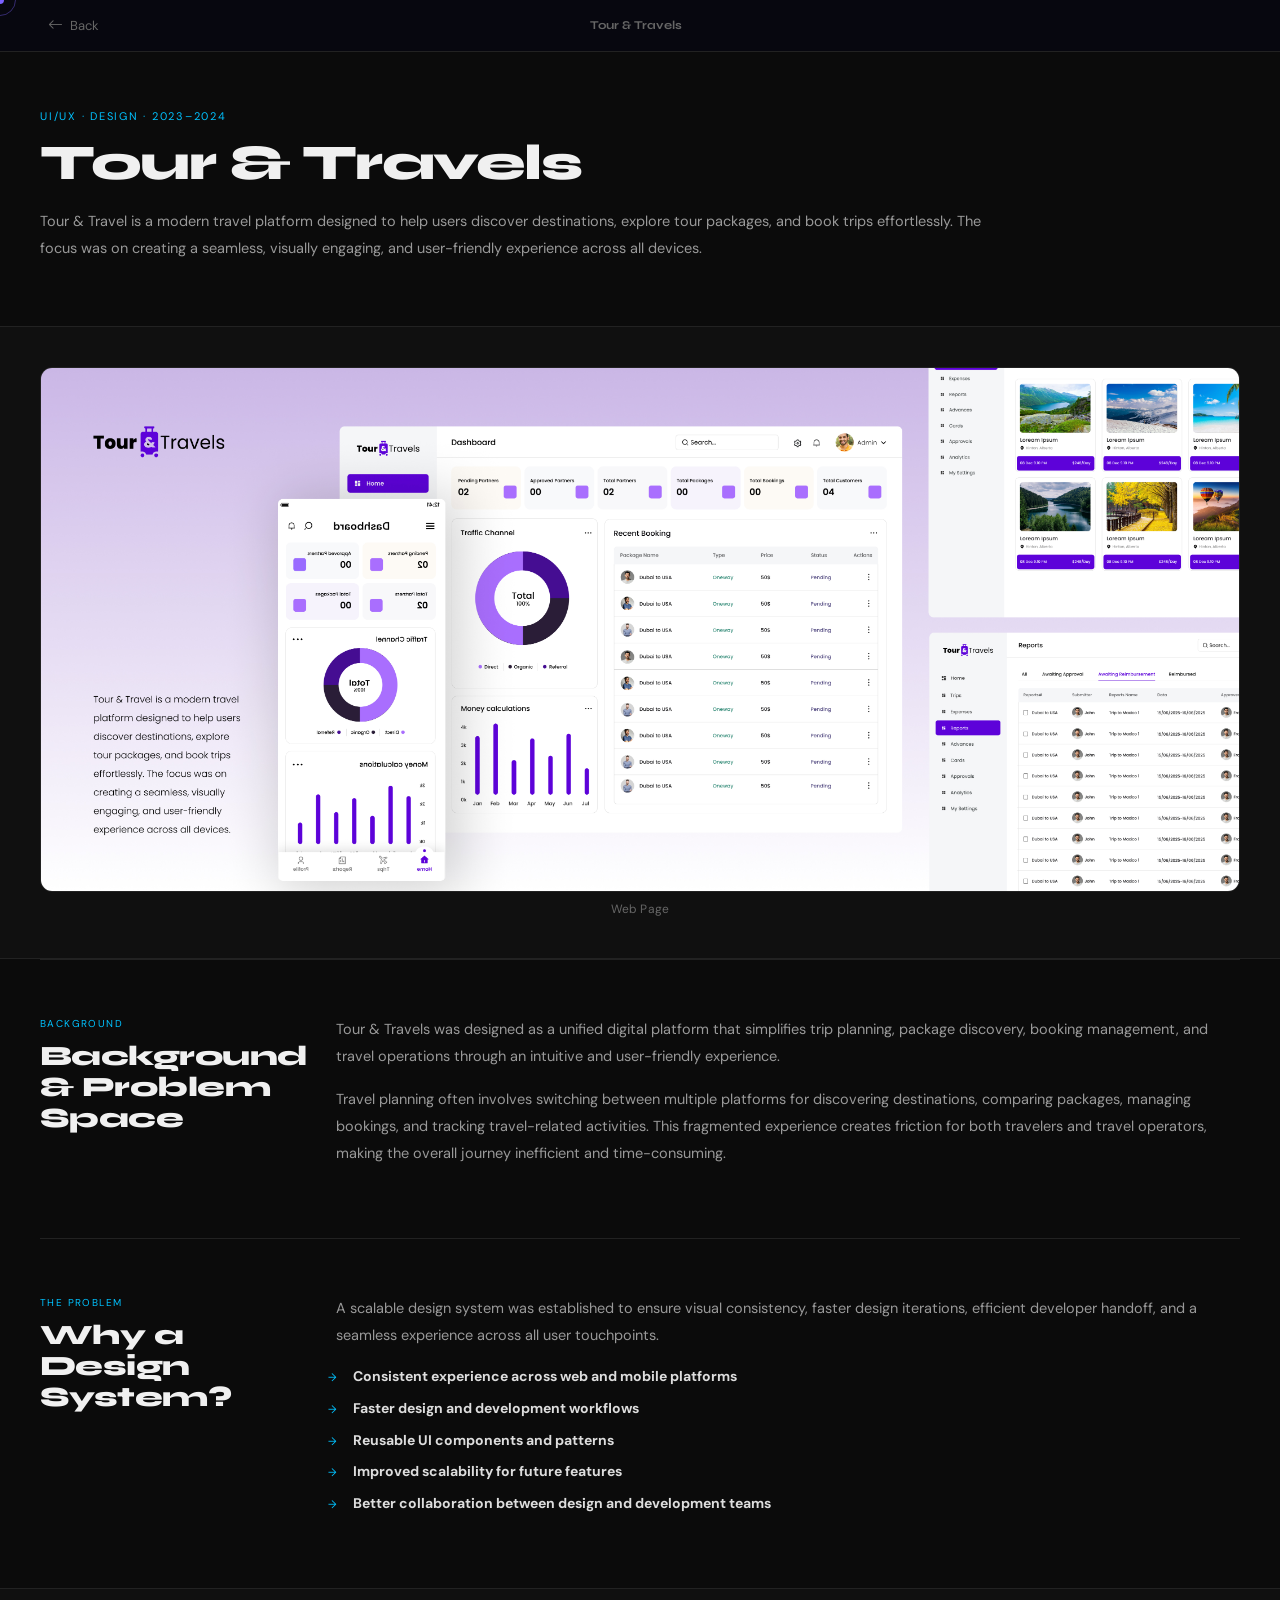
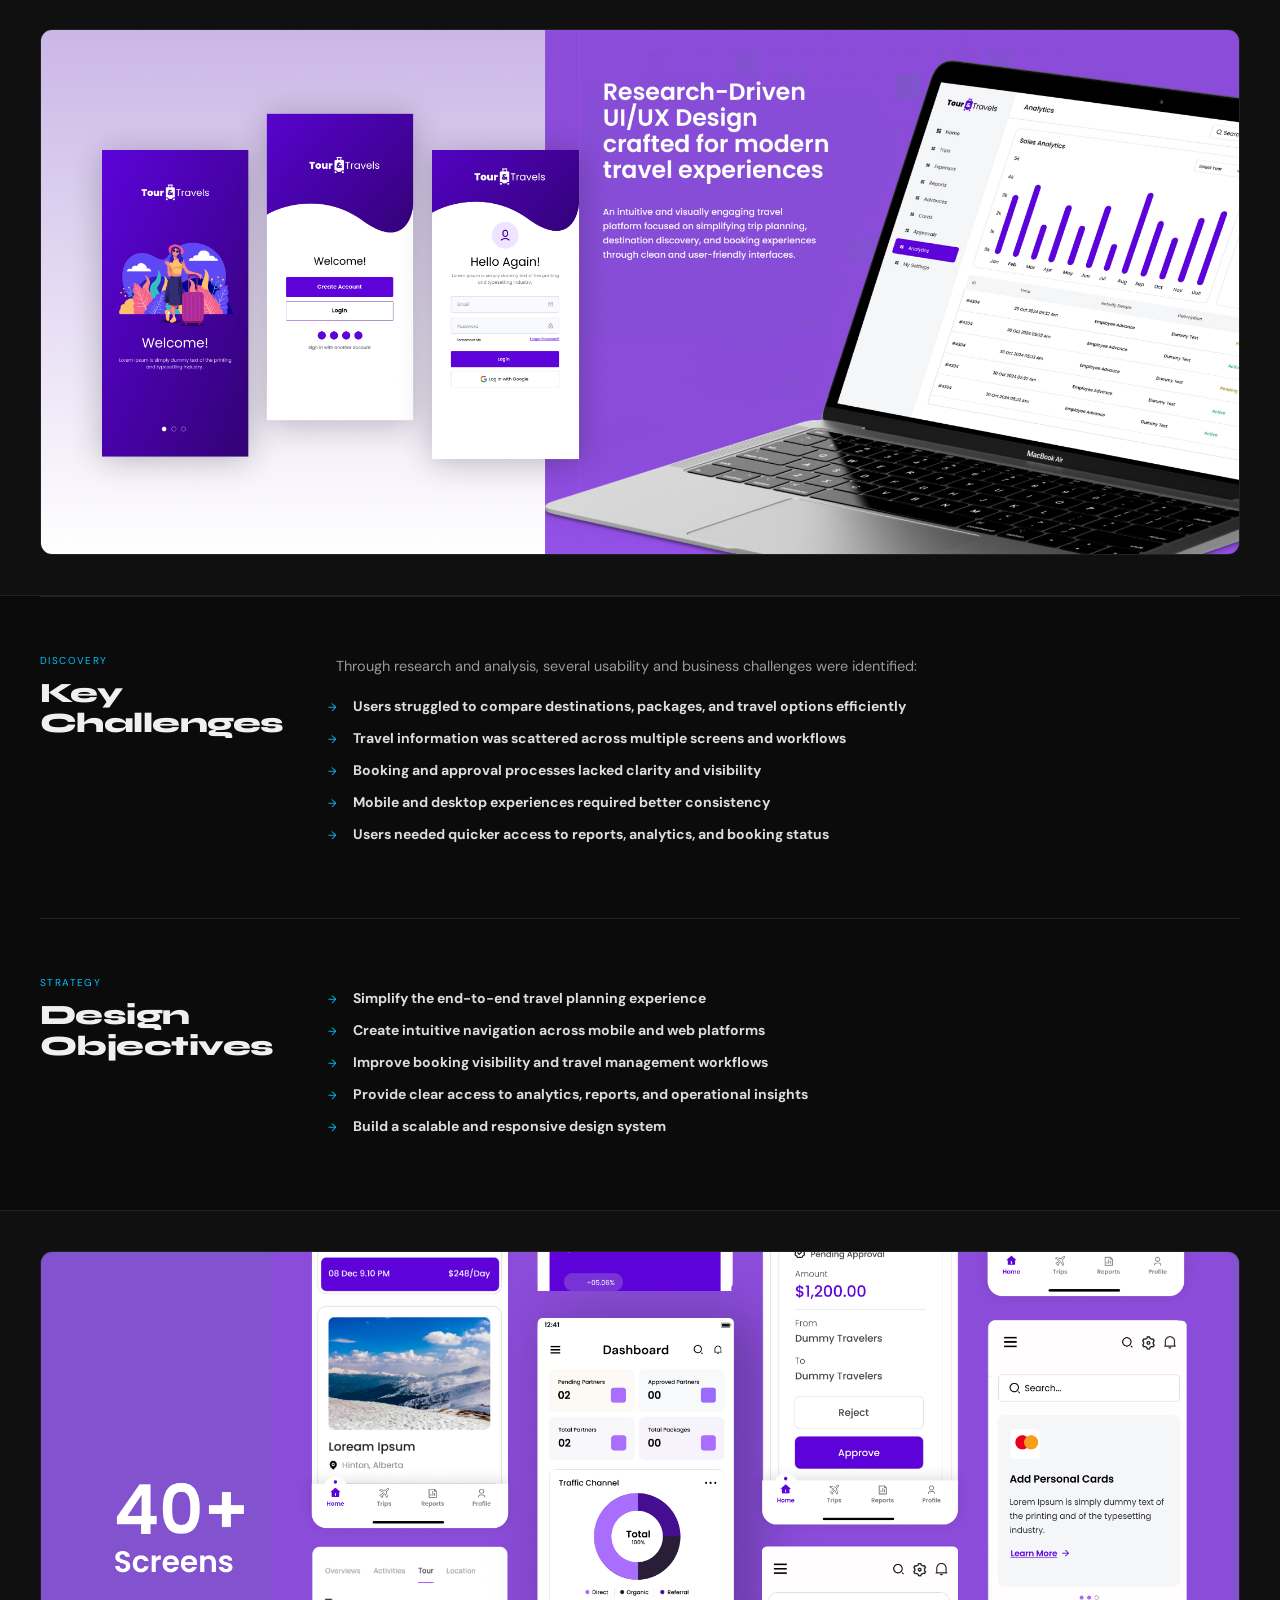
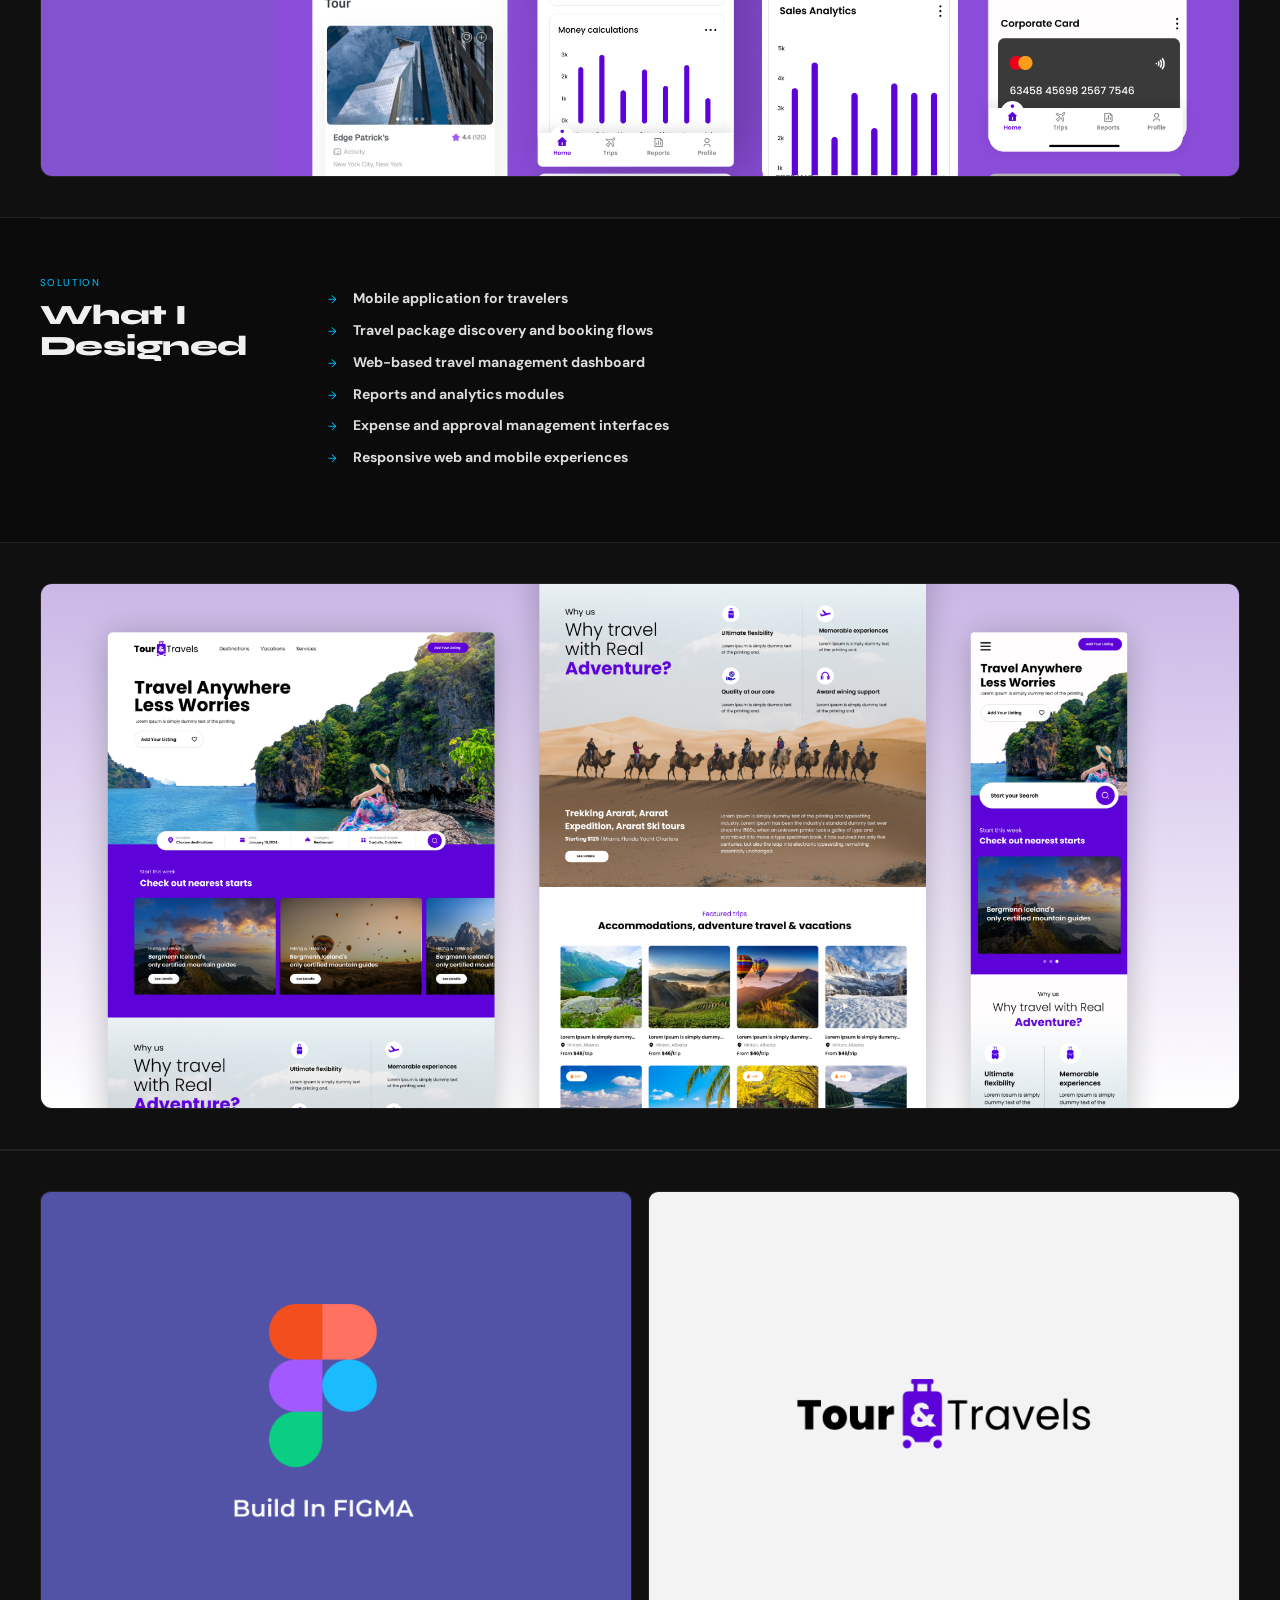
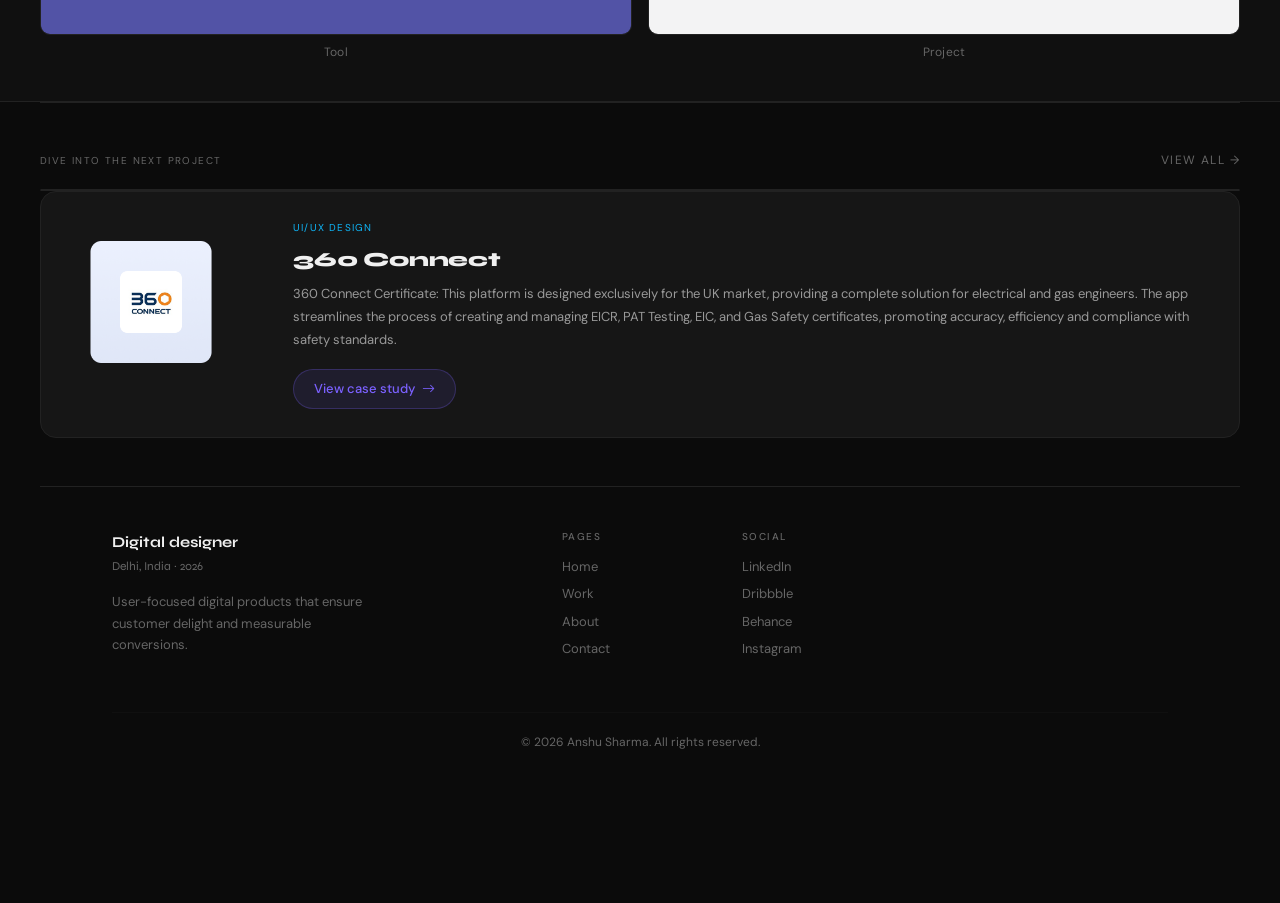
<file: traval.html>
<!DOCTYPE html>
<html lang="en">
<head>
<meta charset="UTF-8"/>
<meta name="viewport" content="width=device-width, initial-scale=1.0"/>
<title>Design System & Operation — Saati Chandy</title>
<link href="https://cdn.jsdelivr.net/npm/bootstrap@5.3.3/dist/css/bootstrap.min.css" rel="stylesheet"/>
<link href="https://cdn.jsdelivr.net/npm/bootstrap-icons@1.11.3/font/bootstrap-icons.css" rel="stylesheet"/>
<link href="https://fonts.googleapis.com/css2?family=Syne:wght@400;600;700;800&family=DM+Sans:ital,wght@0,300;0,400;0,500;1,400&display=swap" rel="stylesheet"/>
<link rel="stylesheet" href="fitindiastyle.css">
<link rel="stylesheet" href="style.css">
</head>
<body>
 
<div id="cd"></div>
<div id="cr"></div>
 
<!-- NAV -->
<nav id="topnav">
  <a href="index.html" class="back-link"><i class="bi bi-arrow-left"></i> Back</a>
  <span class="nav-center">Tour &amp; Travels</span>
  <span style="width:60px"></span>
</nav>
 
<div class="cs-wrap">
 
  <!-- ══ INTRO ══ -->
  <div class="intro-section r">
    <div class="intro-grid">
      <div>
        <span class="intro-eyebrow">UI/UX · Design · 2023–2024</span>
        <h1 class="intro-title">Tour &amp; Travels</h1>
        <p class="intro-lead">Tour & Travel is a modern travel platform designed to help users discover destinations, explore tour packages, and book trips effortlessly. The focus was on creating a seamless, visually engaging, and user-friendly experience across all devices.</p>
      </div>
    
    </div>
  </div>
 
</div>
 
<!-- ══════════════════════════════════════
     IMAGE 1 — Hero / Full overview shot
     → Replace src="#" with your image
════════════════════════════════════════ -->
<div class="img-block r">
  <div class="img-block-inner">
    
    <img
      class="img-slot"
      src="Traval1.jpg"
      alt="Design System Overview"
      onerror="this.style.display='none';this.nextElementSibling.style.display='flex'"
    />
    <!-- placeholder shown until you add your image -->
    <div class="img-placeholder" style="display:none;width:100%;aspect-ratio:16/7;border-radius:12px;border:2px dashed var(--border);background:var(--card);align-items:center;justify-content:center;flex-direction:column;gap:12px;color:var(--muted)">
      <i class="bi bi-image" style="font-size:40px;opacity:.3"></i>
      <span style="font-size:13px;letter-spacing:.04em">Add your image — replace src="#" with your file path</span>
      
    </div>
    <div class="img-caption" style="margin-top:8px">Web Page</div>
  </div>
</div>
 
<div class="cs-wrap">
 
  <!-- ══ BACKGROUND & PROBLEM ══ -->
  <div class="cs-section">
    <div class="cs-2col">
      <div class="cs-left r">
        <span class="cs-sec-label">Background</span>
        <h2 class="cs-heading">Background &amp; Problem Space</h2>
      </div>
      <div class="cs-right r d2">
        <p class="cs-body">Tour & Travels was designed as a unified digital platform that simplifies trip planning, package discovery, booking management, and travel operations through an intuitive and user-friendly experience.</p>
        <p class="cs-body">Travel planning often involves switching between multiple platforms for discovering destinations, comparing packages, managing bookings, and tracking travel-related activities. This fragmented experience creates friction for both travelers and travel operators, making the overall journey inefficient and time-consuming.</p>
        
      </div>
    </div>
  </div>
 
  <!-- ══ WHY A DESIGN SYSTEM ══ -->
  <div class="cs-section">
    <div class="cs-2col">
      <div class="cs-left r">
        <span class="cs-sec-label">The Problem</span>
        <h2 class="cs-heading">Why a Design System?</h2>
      </div>
      <div class="cs-right r d2">
        <p class="cs-body">A scalable design system was established to ensure visual consistency, faster design iterations, efficient developer handoff, and a seamless experience across all user touchpoints.</p>
        <ul class="cs-bullets">
          <li><strong>Consistent experience across web and mobile platforms</strong></li>
          <li><strong>Faster design and development workflows</strong></li>
          <li><strong>Reusable UI components and patterns</strong></li>
          <li><strong>Improved scalability for future features</strong></li>
          <li><strong>Better collaboration between design and development teams</strong></li>
          
        </ul>
      </div>
    </div>
  </div>
 
</div>
 
<!-- ══════════════════════════════════════
     IMAGE 2 — Before / After comparison
     → Replace src="#" with your image
════════════════════════════════════════ -->
<div class="img-block r">
  <div class="img-block-inner">
    
    <img
      class="img-slot"
      src="Dashboard.jpg"
      alt="Before and After comparison"
      onerror="this.style.display='none';this.nextElementSibling.style.display='flex'"
    />
    <div class="img-placeholder" style="display:none;width:100%;aspect-ratio:16/7;border-radius:12px;border:2px dashed var(--border);background:var(--card);align-items:center;justify-content:center;flex-direction:column;gap:12px;color:var(--muted)">
      <i class="bi bi-image" style="font-size:40px;opacity:.3"></i>
      <span style="font-size:13px;letter-spacing:.04em">Add your before/after comparison image here</span>
    </div>
    
  </div>
</div>
 
<div class="cs-wrap">
 
  <!-- ══ KEY CHALLENGES ══ -->
  <div class="cs-section">
    <div class="cs-2col">
      <div class="cs-left r">
        <span class="cs-sec-label">Discovery</span>
        <h2 class="cs-heading">Key Challenges</h2>
      </div>
      <div class="cs-right r d2">
        <p class="cs-body">Through research and analysis, several usability and business challenges were identified:</p>
        <ul class="cs-bullets">
          <li><strong>Users struggled to compare destinations, packages, and travel options efficiently</strong></li>
          <li><strong>Travel information was scattered across multiple screens and workflows</strong></li>
          <li><strong>Booking and approval processes lacked clarity and visibility</strong></li>
          <li><strong>Mobile and desktop experiences required better consistency</strong></li>
          <li><strong>Users needed quicker access to reports, analytics, and booking status</strong></li>
        </ul>
      </div>
    </div>
  </div>
 
  <!-- ══ DESIGN OBJECTIVES ══ -->
  <div class="cs-section">
    <div class="cs-2col">
      <div class="cs-left r">
        <span class="cs-sec-label">Strategy</span>
        <h2 class="cs-heading">Design Objectives</h2>
      </div>
      <div class="cs-right r d2">
        
        <ul class="cs-bullets">
          <li><strong>Simplify the end-to-end travel planning experience</strong></li>
          <li><strong>Create intuitive navigation across mobile and web platforms</strong></li>
          <li><strong>Improve booking visibility and travel management workflows</strong></li>
          <li><strong>Provide clear access to analytics, reports, and operational insights</strong></li>
          <li><strong>Build a scalable and responsive design system</strong></li>
        </ul>
      </div>
    </div>
  </div>
 
</div>
 
<!-- ══════════════════════════════════════
     IMAGE 3 — Component Library full view
     → Replace src="#" with your image
════════════════════════════════════════ -->
<div class="img-block r">
  <div class="img-block-inner">
    
    <img
      class="img-slot"
      src="traval3.jpg"
      alt="Component Library"
      onerror="this.style.display='none';this.nextElementSibling.style.display='flex'"
    />
    <div class="img-placeholder" style="display:none;width:100%;aspect-ratio:16/8;border-radius:12px;border:2px dashed var(--border);background:var(--card);align-items:center;justify-content:center;flex-direction:column;gap:12px;color:var(--muted)">
      <i class="bi bi-image" style="font-size:40px;opacity:.3"></i>
      <span style="font-size:13px;letter-spacing:.04em">Add your component library screenshot here</span>
    </div>
  
  </div>
</div>
 
<div class="cs-wrap">
 
  <!-- ══ WHAT I DESIGNED ══ -->
  <div class="cs-section">
    <div class="cs-2col">
      <div class="cs-left r">
        <span class="cs-sec-label">Solution</span>
        <h2 class="cs-heading">What I Designed</h2>
      </div>
      <div class="cs-right r d2">
        
        <ul class="cs-bullets">
          <li><strong>Mobile application for travelers</strong></li>
          <li><strong>Travel package discovery and booking flows</strong></li>
          <li><strong>Web-based travel management dashboard</strong></li>
          <li><strong>Reports and analytics modules</strong></li>
          <li><strong>Expense and approval management interfaces</strong></li>
          <li><strong>Responsive web and mobile experiences</strong></li>
        </ul>
      </div>
    </div>
  </div>
 
</div>
 
<!-- ══════════════════════════════════════
     IMAGE 4 — Token System / Design Tokens
     → Replace src="#" with your image
════════════════════════════════════════ -->
<div class="img-block r">
  <div class="img-block-inner">
    
    <img
      class="img-slot"
      src="web.jpg"
      alt="Design Token System"
      onerror="this.style.display='none';this.nextElementSibling.style.display='flex'"
    />
    <div class="img-placeholder" style="display:none;width:100%;aspect-ratio:16/7;border-radius:12px;border:2px dashed var(--border);background:var(--card);align-items:center;justify-content:center;flex-direction:column;gap:12px;color:var(--muted)">
      <i class="bi bi-image" style="font-size:40px;opacity:.3"></i>
      <span style="font-size:13px;letter-spacing:.04em">Add your token system / colour palette image here</span>
    </div>
     
  </div>
</div>
 
<!-- ══════════════════════════════════════
     IMAGE 5 — Two screens side by side
     → Replace src="#" in both with your images
════════════════════════════════════════ -->
<div class="img-block r">
  <div class="img-block-inner">
   
    <div class="img-2col">
 
      <div>
        <img
          class="img-slot"
          src="Figma.png"
          alt="Screen 1"
          onerror="this.style.display='none';this.nextElementSibling.style.display='flex'"
        />
        <div class="img-placeholder" style="display:none;width:100%;aspect-ratio:4/3;border-radius:10px;border:2px dashed var(--border);background:var(--card);align-items:center;justify-content:center;flex-direction:column;gap:10px;color:var(--muted)">
          <i class="bi bi-image" style="font-size:32px;opacity:.3"></i>
          <span style="font-size:12px">Screen 1 — e.g. Analytics view</span>
        </div>
        <div class="img-caption" style="margin-top:8px">Tool</div>
      </div>
 
      <div>
        <img
          class="img-slot"
          src="tor.png"
          alt="Screen 2"
          onerror="this.style.display='none';this.nextElementSibling.style.display='flex'"
        />
        <div class="img-placeholder" style="display:none;width:100%;aspect-ratio:4/3;border-radius:10px;border:2px dashed var(--border);background:var(--card);align-items:center;justify-content:center;flex-direction:column;gap:10px;color:var(--muted)">
          <i class="bi bi-image" style="font-size:32px;opacity:.3"></i>
          <span style="font-size:12px">Screen 2 — e.g. Component spec</span>
        </div>
        <div class="img-caption" style="margin-top:8px">Project</div>
      </div>
 
    </div>
  </div>
</div>
 
<div class="cs-wrap">
 
  <!-- ══ RESULTS & IMPACT ══ -->
  
 
  <!-- ══ NEXT PROJECT ══ -->
  <div class="next-section r">
    <div class="next-label">
      <span>Dive into the next project</span>
      <a href="index.html">View all →</a>
    </div>
    <a href="360.html" class="next-card">
      <div class="next-thumb">
        <div style="text-align:center">
          <img src="360conn.png" width="100%"
        </div>
      </div>
      <div class="next-info">
        <span class="next-tag">UI/UX Design</span>
        <div class="next-title">360 Connect</div>
        <p class="next-desc">360 Connect Certificate: This platform is designed exclusively for the UK market, providing a complete solution for electrical and gas engineers. The app streamlines the process of creating and managing EICR, PAT Testing, EIC, and Gas Safety certificates, promoting accuracy, efficiency and compliance with safety standards.</p>
        <div class="view-btn">View case study <i class="bi bi-arrow-right"></i></div>
      </div>
    </a>
  </div>
</div>
 
<!-- FOOTER -->
 <footer>
    <div class="container" style="max-width:1080px">
      <div class="row align-items-start g-4">
        <div class="col-12 col-sm-6 col-md-5">
          <div class="ft-brand">Digital designer<small>Delhi, India · 2026</small></div>
          <p class="mt-3" style="font-size:13px;color:var(--muted);max-width:250px;line-height:1.65">
            User-focused digital products that ensure customer delight and measurable conversions.
          </p>
        </div>
        <div class="col-6 col-sm-3 col-md-2 ft-col">
          <h6>Pages</h6>
          <a href="#home">Home</a>
          <a href="#work">Work</a>
          <a href="#experience">About</a>
          <a href="#contact">Contact</a>
        </div>
        <div class="col-6 col-sm-3 col-md-2 ft-col">
          <h6>Social</h6>
          <a href="https://www.linkedin.com/in/anshu-sharma-9b1107192/">LinkedIn</a>
          <a href="https://dribbble.com/anshu27">Dribbble</a>
          <a href="https://www.behance.net/anshusharm345a">Behance</a>
          <a href="https://www.instagram.com/anshuuu_27/">Instagram</a>
        </div>
      </div>
      <hr style="border-color:var(--border);margin-top:40px"/>
      <p style="font-size:12px;color:var(--muted);text-align:center;margin-top:18px">
        © 2026 Anshu Sharma. All rights reserved.
      </p>
    </div>
  </footer>
 
<script src="https://cdn.jsdelivr.net/npm/bootstrap@5.3.3/dist/js/bootstrap.bundle.min.js"></script>
<script>
/* cursor */
const cd=document.getElementById('cd'),cr=document.getElementById('cr');
let mx=0,my=0,rx=0,ry=0;
document.addEventListener('mousemove',e=>{mx=e.clientX;my=e.clientY;cd.style.left=mx+'px';cd.style.top=my+'px'});
(function l(){rx+=(mx-rx)*.13;ry+=(my-ry)*.13;cr.style.left=rx+'px';cr.style.top=ry+'px';requestAnimationFrame(l)})();
 
/* reveal */
const io=new IntersectionObserver(e=>{
  e.forEach(x=>{if(x.isIntersecting){x.target.classList.add('v');io.unobserve(x.target)}});
},{threshold:.06});
document.querySelectorAll('.r').forEach(el=>io.observe(el));
 
/* show placeholders on load for empty src */
document.querySelectorAll('.img-slot').forEach(img=>{
  if(!img.src || img.src===window.location.href || img.getAttribute('src')==='#'){
    img.style.display='none';
    const ph=img.nextElementSibling;
    if(ph) ph.style.display='flex';
  }
});
 
/* count-up */
const co=new IntersectionObserver(e=>{
  e.forEach(x=>{
    if(!x.isIntersecting)return;
    const el=x.target,tgt=parseInt(el.dataset.target);
    let c=0;const step=Math.ceil(tgt/50);
    const t=setInterval(()=>{c=Math.min(c+step,tgt);el.textContent=c+'%';if(c>=tgt)clearInterval(t)},28);
    co.unobserve(el);
  });
},{threshold:.5});
document.querySelectorAll('[data-target]').forEach(el=>co.observe(el));
</script>
</body>
</html>
</file>
<file: style.css>
/* ════════════════════════════
       ROOT / RESET
    ════════════════════════════ */
    :root {
      --bg:      #0b0b0b;
      --surface: #101010;
      --card:    #161616;
      --border:  #222;
      --accent:  #00c2ff;
      --accent2: #7b61ff;
      --muted:   #666;
      --text:    #f0f0f0;
    }
    *, *::before, *::after { box-sizing: border-box; margin: 0; padding: 0; }
    html { scroll-behavior: smooth; }
    body {
      background: var(--bg);
      color: var(--text);
      font-family: 'DM Sans', sans-serif;
      overflow-x: hidden;
      cursor: none; /* custom cursor */
    }
    a { text-decoration: none; color: inherit; }
 
    /* ════════════════════════════
       CUSTOM CURSOR
    ════════════════════════════ */
    #cursor-dot {
      position: fixed;
      width: 8px; height: 8px;
      background: var(--accent);
      border-radius: 50%;
      pointer-events: none;
      z-index: 9999;
      transform: translate(-50%, -50%);
      transition: width .2s, height .2s, background .2s;
    }

    .cs-bullets{list-style:none;display:flex;flex-direction:column;gap:8px;margin-top:12px;padding-left:1px;color:#888;font-size:13px;}
.cs-bullets li::before{content:'→';left:-10px;color:#00c2ff;letter-spacing: 16px;top:3px; padding-left:1px;}
.cs-bullets li strong{color:#ddd}
.cs-bullets li em{color:var(--p);font-style:normal;font-weight:500}

    #cursor-ring {
      position: fixed;
      width: 36px; height: 36px;
      border: 1.5px solid rgba(0,194,255,.5);
      border-radius: 50%;
      pointer-events: none;
      z-index: 9998;
      transform: translate(-50%, -50%);
      transition: transform 0.12s ease, width .25s, height .25s, border-color .25s;
    }
    body:has(a:hover) #cursor-dot  { width: 12px; height: 12px; background: #fff; }
    body:has(a:hover) #cursor-ring { width: 52px; height: 52px; border-color: rgba(255,255,255,.3); }
    @media (hover: none) { #cursor-dot, #cursor-ring { display: none; } body { cursor: auto; } }
 
    /* ════════════════════════════
       CURSOR GLOW (follows mouse)
    ════════════════════════════ */
    #cursor-glow {
      position: fixed;
      width: 500px; height: 500px;
      border-radius: 50%;
      background: radial-gradient(circle, rgba(0,194,255,.07) 0%, transparent 70%);
      pointer-events: none;
      z-index: 0;
      transform: translate(-50%, -50%);
      transition: transform 0.08s linear;
    }
 
    /* ════════════════════════════
       TOP BAR
    ════════════════════════════ */
    #topbar {
      position: fixed;
      inset: 0 0 auto 0;
      z-index: 400;
      display: grid;
      grid-template-columns: 1fr auto 1fr;
      align-items: center;
      padding: 48px 194px;
      transition: opacity .4s ease;
    }
    #topbar.hide { opacity: 0; pointer-events: none; }
    .tb-name {
      font-family: 'Syne', sans-serif; font-weight: 700;
      font-size: 13px; letter-spacing: .06em;
      justify-self: start;
      opacity: 0; animation: fadeUp .5s .1s ease forwards;
    }
    .tb-avatar {
      width: 48px; height: 48px; border-radius: 50%;
      background: linear-gradient(135deg, var(--accent2), var(--accent));
      display: flex; align-items: center; justify-content: center;
      font-family: 'Syne', sans-serif; font-weight: 800; font-size: 15px; color: #fff;
      border: 2px solid rgba(255,255,255,.12);
      box-shadow: 0 0 28px rgba(0,194,255,.3);
      opacity: 0; animation: fadeUp .5s .15s ease forwards;
    }
    .tb-loc {
      font-size: 12px; color: var(--muted);
      justify-self: end;
      opacity: 0; animation: fadeUp .5s .1s ease forwards;
    }
 
    /* ════════════════════════════
       FLOATING NAV
    ════════════════════════════ */
    #fnav {
      position: fixed;
      left: 27%; transform: translateX(-50%);
      z-index: 500;
      width: min(880px, calc(100vw - 32px));
      bottom: 22px;
      opacity: 0; animation: fadeUp .6s .7s ease forwards;
    }
    .fnav-inner {
      display: grid;
      grid-template-columns: repeat(4, 1fr);
      background: rgba(14,14,14,.97);
      border: 1px solid #262626;
      border-radius: 10px;
      overflow: hidden;
      box-shadow: 0 12px 50px rgba(0,0,0,.7);
      backdrop-filter: blur(20px);
    }
    .fnav-inner a {
      display: flex; align-items: center; justify-content: center;
      gap: 8px; padding: 13px 10px;
      font-size: 13px; font-weight: 500; color: #555;
      border-right: 1px solid #222;
      transition: color .2s, background .2s;
    }
    .fnav-inner a:last-child { border-right: none; }
    .fnav-inner a:hover { color: #ccc; background: #1a1a1a; }
    .fnav-inner a.active {
      color: var(--accent); background: #0d1f27;
      box-shadow: inset 3px 0 0 var(--accent);
    }
    .fnav-inner a i { font-size: 15px; opacity: .65; }
    .fnav-inner a.active i { opacity: 1; }
    .nav-label { display: inline; }
    @media (max-width: 400px) { .nav-label { display: none; }
       #home {
        min-height: 70vh;
        grid-template-rows: unset;
      }
      .hero-desc{
        text-align: center;
      }
      
    #fnav{
      left: 5%;
    }

    

  
  }
 
    /* ════════════════════════════
       HERO
    ════════════════════════════ */
    #home {
      min-height: 100vh;
      display: grid;
      grid-template-rows: auto 1fr auto;
      position: relative;
      overflow: hidden;
    }
    /* ambient gradient orbs */
    .orb {
      position: absolute; border-radius: 50%;
      filter: blur(80px); pointer-events: none; z-index: 0;
    }
    .orb-1 {
      width: 600px; height: 600px;
      background: rgba(0,194,255,.06);
      top: -100px; left: 50%; transform: translateX(-50%);
    }
    .orb-2 {
      width: 400px; height: 400px;
      background: rgba(123,97,255,.05);
      bottom: 80px; right: -100px;
    }

    .hero-bottom {
    
    padding: 0 194px 10%;
      
    }
 
    .hero-spacer { height: 84px; }

    
    .hero-title-area {
      display: flex; align-items: center; justify-content: center;
      padding: 20px 20px;
      position: relative; z-index: 1;
    }
 
    /* ── Word-split title ── */
    .hero-title-area h1 {
      font-family: 'Syne', sans-serif;
      font-size: clamp(54px, 11vw, 124px);
      font-weight: 800;
      line-height: .93;
      letter-spacing: -.04em;
      text-align: center;
    }
    /* Each word wraps in a span.word that clips overflow */
    .word-wrap { display: inline-block; overflow: hidden; vertical-align: bottom; }
    .word {
      display: inline-block;
      background: linear-gradient(160deg, #fff 30%, #444);
      -webkit-background-clip: text;
      -webkit-text-fill-color: transparent;
      background-clip: text;
      opacity: 0;
      transform: translateY(100%);
      animation: wordReveal .9s cubic-bezier(.16,1,.3,1) forwards;
    }
    .word:nth-child(1) { animation-delay: .25s; }
    .word:nth-child(2) { animation-delay: .42s; }
 
    @keyframes wordReveal {
      to { opacity: 1; transform: translateY(0); }
    }
 
    /* hero bottom */
    .hero-bottom {
      display: flex; align-items: flex-end;
      justify-content: space-between;
      gap: 20px; flex-wrap: wrap;
          padding: 0px 64px 10%;
      position: relative; z-index: 1;
      will-change: opacity, transform;
    }
    .hero-desc {
      max-width: 290px; color: var(--muted);
      font-size: 13.5px; line-height: 1.8;
      opacity: 0; animation: fadeUp .7s .6s ease forwards;
    }
    .hero-ctas {
      display: flex; gap: 10px; flex-wrap: wrap;
      opacity: 0; animation: fadeUp .7s .72s ease forwards;
    }
 
    /* ════════════════════════════
       BUTTONS
    ════════════════════════════ */
    .btn-outline-custom {
      border: 1px solid #333; background: rgba(255,255,255,.03);
      color: var(--text); border-radius: 100px;
      padding: 10px 24px; font-size: 13.5px; display: inline-block;
      transition: border-color .2s, color .2s, transform .25s;
      cursor: none;
    }
    .btn-outline-custom:hover { border-color: var(--accent); color: var(--accent); transform: translateY(-3px); }
    .btn-accent-custom {
      background: var(--accent); color: #000; border: none;
      border-radius: 100px; padding: 10px 24px;
      font-size: 13.5px; font-weight: 700; display: inline-block;
      box-shadow: 0 0 24px rgba(0,194,255,.3);
      transition: box-shadow .25s, transform .25s;
      cursor: none;
    }
    .btn-accent-custom:hover { box-shadow: 0 0 44px rgba(0,194,255,.6); transform: translateY(-3px); color: #000; }
 
    /* ════════════════════════════
       GLOBAL SECTION
    ════════════════════════════ */
    .sec-pad { padding: 100px 0; }
    .section-tag {
      font-size: 11px; letter-spacing: .16em;
      text-transform: uppercase; color: var(--accent);
      margin-bottom: 8px; display: block;
    }
 
    /* ── Scroll-reveal base ── */
    .reveal {
      opacity: 0;
      transform: translateY(36px);
      transition: opacity .8s cubic-bezier(.16,1,.3,1),
                  transform .8s cubic-bezier(.16,1,.3,1);
    }
    .reveal.visible { opacity: 1; transform: translateY(0); }
    .reveal-delay-1 { transition-delay: .1s; }
    .reveal-delay-2 { transition-delay: .2s; }
    .reveal-delay-3 { transition-delay: .3s; }
    .reveal-delay-4 { transition-delay: .4s; }
    .reveal-delay-5 { transition-delay: .5s; }
    .reveal-delay-6 { transition-delay: .6s; }
 
    /* ════════════════════════════
       WORK
    ════════════════════════════ */
    #work { background: var(--bg); }
 
    .project-block {
      display: grid;
      grid-template-columns: 1fr 1.55fr;
      gap: 52px; align-items: center;
    }
    .project-block.flip { direction: rtl; }
    .project-block.flip > * { direction: ltr; }
 
    .proj-title {
      font-family: 'Syne', sans-serif;
      font-size: clamp(20px, 2.8vw, 26px);
      font-weight: 700; margin-bottom: 10px;
    }
    .proj-desc { color: var(--muted); font-size: 14px; line-height: 1.78; margin-bottom: 18px; }
    .badge-link {
      display: inline-block; padding: 5px 14px;
      border-radius: 100px; font-size: 12px; font-weight: 600;
      background: rgba(0,194,255,.08); color: var(--accent);
      border: 1px solid rgba(0,194,255,.2);
      transition: background .2s, transform .2s;
    }
    .badge-link:hover { background: rgba(0,194,255,.18); transform: translateX(4px); }
 
    /* ── Project card with scale-in + hover parallax ── */
.thumb-card img{
  width:100%;
  height:100%;
  object-fit:cover;
  display:block;
}

    .thumb-card {
      aspect-ratio: 16/9; border-radius: 14px;
      display: flex; align-items: center; justify-content: center;
      font-family: 'Syne', sans-serif; font-size: clamp(18px, 2.5vw, 26px); font-weight: 800;
      overflow: hidden; position: relative;
      transform: scale(.94);
      transition: transform .7s cubic-bezier(.16,1,.3,1), box-shadow .4s;
      box-shadow: 0 0 0 rgba(0,0,0,0);
    }
    .thumb-card:hover { transform: scale(1.02); box-shadow: 0 24px 60px rgba(0,0,0,.5); }
    .thumb-card .card-inner {
      position: absolute; inset: 0;
      display: flex; align-items: center; justify-content: center;
      transition: transform .4s ease;
    }
    .thumb-card:hover .card-inner { transform: scale(1.06); }
    .reveal.visible .thumb-card { transform: scale(1); }
 
    .th-cx     { background: linear-gradient(135deg,#080810,#111126); color: #4ade80; border: 1px solid #1e1e2e; }
    .th-ds     { background: linear-gradient(135deg,#4c1d95,#7c3aed); color: #fff; }
    .th-demo   { background: linear-gradient(135deg,#eef2ff,#dde6f7); color: #1e293b; }
    .th-hash   { background: linear-gradient(135deg,#1e40af,#0891b2); color: #fff; }
 
    /* ════════════════════════════
       EXPERIENCE
    ════════════════════════════ */
    #experience { background: var(--surface); }
    .exp-headline {
      font-family: 'Syne', sans-serif;
      font-size: clamp(32px, 5vw, 56px);
      font-weight: 800; letter-spacing: -.03em;
    }
    .exp-table { width: 100%; border-collapse: collapse; }
    .exp-table tr { border-top: 1px solid var(--border); }
    .exp-table tr:last-child { border-bottom: 1px solid var(--border); }
    .exp-table td { padding: 28px 0; vertical-align: top; }
    .exp-co {
      font-family: 'Syne', sans-serif; font-size: 16px; font-weight: 700;
      width: 200px; min-width: 130px; padding-right: 20px;
    }
    .exp-role   { font-weight: 600; font-size: 14px; margin-bottom: 3px; }
    .exp-period { font-size: 12px; color: var(--muted); margin-bottom: 8px; }
    .exp-desc   { font-size: 13px; color: #888; line-height: 1.78; max-width: 480px; }
 
    /* ── Horizontal ticker ── */
    .ticker-wrap {
      overflow: hidden; border-top: 1px solid var(--border);
      border-bottom: 1px solid var(--border);
      padding: 14px 0; margin: 60px 0 0;
      white-space: nowrap;
    }
    .ticker-track {
      display: inline-flex; gap: 48px;
      animation: ticker 20s linear infinite;
    }
    .ticker-track span {
      font-family: 'Syne', sans-serif; font-size: 13px;
      font-weight: 600; color: var(--muted); letter-spacing: .08em;
      text-transform: uppercase;
    }
    .ticker-track span.dot { color: var(--accent); }
    @keyframes ticker { to { transform: translateX(-50%); } }
 
    /* ════════════════════════════
       TESTIMONIALS
    ════════════════════════════ */
    #testimonials { background: var(--bg); }
    .test-heading {
      font-family: 'Syne', sans-serif;
      font-size: clamp(24px, 4vw, 46px);
      font-weight: 800; letter-spacing: -.02em; line-height: 1.1;
    }
    .t-card {
      background: var(--card); border: 1px solid var(--border);
      border-radius: 14px; padding: 24px; height: 100%;
      transition: border-color .3s, transform .4s cubic-bezier(.16,1,.3,1), box-shadow .4s;
    }
    .t-card:hover {
      border-color: #333; transform: translateY(-6px);
      box-shadow: 0 20px 50px rgba(0,0,0,.4);
    }
    .t-av {
      width: 40px; height: 40px; border-radius: 50%;
      display: flex; align-items: center; justify-content: center;
      font-family: 'Syne', sans-serif; font-weight: 700; font-size: 14px;
      margin-bottom: 14px;
    }
    .av1{background:linear-gradient(135deg,#f97316,#fbbf24);}
    .av2{background:linear-gradient(135deg,#8b5cf6,#ec4899);}
    .av3{background:linear-gradient(135deg,#10b981,#06b6d4);}
    .av4{background:linear-gradient(135deg,#3b82f6,#6366f1);}
    .av5{background:linear-gradient(135deg,#f43f5e,#f97316);}
    .av6{background:linear-gradient(135deg,#a3e635,#10b981);}
    .t-name  { font-weight: 600; font-size: 14px; margin-bottom: 2px; }
    .t-role  { font-size: 12px; color: var(--muted); margin-bottom: 12px; }
    .t-text  { font-size: 13px; color: #999; line-height: 1.78; }
 
    /* ════════════════════════════
       CONTACT
    ════════════════════════════ */
    #contact { background: var(--surface); }
    .contact-visual {
      background: linear-gradient(135deg,#0d0d1a,#111128);
      border-radius: 16px; aspect-ratio: 4/3;
      display: flex; align-items: center; justify-content: center;
      font-family: 'Syne', sans-serif; font-size: clamp(18px,2.5vw,24px); font-weight: 800;
      color: var(--accent); border: 1px solid var(--border);
      position: relative; overflow: hidden;
    }
    .contact-visual::before {
      content: '';
      position: absolute; inset: 0;
      background: radial-gradient(circle at 50% 60%, rgba(0,194,255,.1) 0%, transparent 65%);
    }
    .contact-h {
      font-family: 'Syne', sans-serif;
      font-size: clamp(36px,6vw,64px); font-weight: 800;
      letter-spacing: -.03em; line-height: 1; margin-bottom: 18px;
    }
    .contact-h span { color: var(--accent); }
    .c-link {
      display: flex; align-items: center; gap: 10px;
      font-size: 14px; color: var(--muted); margin-bottom: 10px;
    }
    .c-link strong { color: var(--text); }
 
    /* ════════════════════════════
       FOOTER
    ════════════════════════════ */
    footer {
      background: var(--bg);
      border-top: 1px solid var(--border); padding: 44px 0;
    }
    .ft-brand { font-family: 'Syne', sans-serif; font-weight: 700; font-size: 15px; }
    .ft-brand small { display: block; color: var(--muted); font-weight: 400; font-size: 12px; margin-top: 4px; }
    .ft-col h6 { font-size: 10px; letter-spacing: .14em; text-transform: uppercase; color: var(--muted); margin-bottom: 14px; }
    .ft-col a { display: block; font-size: 13px; color: #666; margin-bottom: 8px; transition: color .2s; }
    .ft-col a:hover { color: var(--accent); }
 
    /* ════════════════════════════
       LINE REVEAL (horizontal rule animates width)
    ════════════════════════════ */
    .line-reveal {
      height: 1px; background: var(--border);
      width: 0; transition: width 1s cubic-bezier(.16,1,.3,1);
    }
    .line-reveal.visible { width: 100%; }
 
    /* ════════════════════════════
       KEYFRAMES
    ════════════════════════════ */
    @keyframes fadeUp {
      from { opacity: 0; transform: translateY(16px); }
      to   { opacity: 1; transform: translateY(0); }
    }
 
    /* ════════════════════════════
       RESPONSIVE
    ════════════════════════════ */
    @media (max-width: 768px) {
      #topbar { padding: 14px 28px; }
    
      .project-block { grid-template-columns: 1fr; gap: 20px; }
      .project-block.flip { direction: ltr; }
      .exp-table td { display: block; padding: 4px 0; }
      .exp-table tr { display: block; padding: 20px 0; }
      .exp-co { width: auto; }
    }
    @media (max-width: 576px) {
      body { padding-bottom: 80px; }
      #fnav { width: calc(100vw - 20px); }

      #home {
        min-height: 70vh;
        grid-template-rows: unset;
      }
      .hero-desc{
        text-align: center;
      }
      .hero-bottom {
       
        align-items: center;
    }
    #fnav{
      left: 5%;
    }

    .hero-title-area h1{
      font-size: 41;
    }

    .hero-ctas{
      gap: 3px;
    }

    }
  
 
    /* body padding for bottom nav */
    body { padding-bottom: 90px; }
</file>
<file: fitindiastyle.css>
:root{
  --bg:#080810;
  --surface:#0d0d18;
  --card:#111120;
  --border:#1e1e2e;
  --p:#7b61ff;
  --p2:#00c2ff;
  --muted:#555;
  --text:#f0f0f0;
  --body-text:#999;
}
*,*::before,*::after{box-sizing:border-box;margin:0;padding:0}
html{scroll-behavior:smooth}
body{background: #0b0b0b;;color:var(--text);font-family:'DM Sans',sans-serif;overflow-x:hidden;cursor:none}
a{text-decoration:none;color:inherit}
p{line-height:1.85}
 
/* ── cursor ── */
#cd{position:fixed;width:8px;height:8px;background:var(--p);border-radius:50%;pointer-events:none;z-index:9999;transform:translate(-50%,-50%)}
#cr{position:fixed;width:32px;height:32px;border:1.5px solid rgba(123,97,255,.4);border-radius:50%;pointer-events:none;z-index:9998;transform:translate(-50%,-50%)}
body:has(a:hover) #cd{width:12px;height:12px;background:#fff}
body:has(a:hover) #cr{width:48px;height:48px;border-color:rgba(255,255,255,.2)}
@media(hover:none){#cd,#cr{display:none}body{cursor:auto}}

 
/* ── sticky nav ── */
#topnav{
  position:sticky;top:0;z-index:200;
  display:flex;align-items:center;justify-content:space-between;
  padding:14px 48px;
  background:rgba(8,8,16,.97);
  backdrop-filter:blur(20px);
  border-bottom:1px solid var(--border);
}
.back-link{display:flex;align-items:center;gap:7px;font-size:13px;color:var(--muted);transition:color .2s}
.back-link:hover{color:var(--text)}
.back-link i{font-size:15px}
.nav-center{font-family:'Syne',sans-serif;font-size:12px;font-weight:700;color:var(--muted)}
 
/* ── layout wrapper ── */
.cs-wrap{max-width:1400px;margin:0 auto;padding:0 40px}
 
/* ── reveal ── */
.r{opacity:0;transform:translateY(24px);transition:opacity .75s cubic-bezier(.16,1,.3,1),transform .75s cubic-bezier(.16,1,.3,1)}
.r.v{opacity:1;transform:translateY(0)}
.d1{transition-delay:.08s}.d2{transition-delay:.16s}.d3{transition-delay:.24s}.d4{transition-delay:.32s}
 
/* ── intro ── */
.intro-section{padding:56px 0 48px}
.intro-grid{display:grid;grid-template-columns:1fr 200px;gap:48px;align-items:start}
.intro-eyebrow{font-size:11px;letter-spacing:.16em;text-transform:uppercase;color:#00c2ff; margin-bottom:14px;display:block}
.intro-title{font-family:'Syne',sans-serif;font-size:clamp(30px,5vw,50px);font-weight:800;letter-spacing:-.03em;line-height:1.0;margin-bottom:20px}
.intro-lead{font-size:14.5px;color:var(--body-text);line-height:1.85}
.resp-label{font-size:10px;letter-spacing:.14em;text-transform:uppercase;color:var(--muted);margin-bottom:12px;display:block}
.resp-list{list-style:none;display:flex;flex-direction:column;gap:6px}
.resp-list li{font-size:13px;color:#aaa;padding-left:12px;position:relative}
.resp-list li::before{content:'—';position:absolute;left:0;color:var(--p);font-size:11px}
 
/* ── 2-col section ── */
.cs-section{padding:56px 0;border-top:1px solid var(--border)}
.cs-2col{display:grid;grid-template-columns:240px 1fr;gap:56px;align-items:start}
.cs-sec-label{font-size:10px;letter-spacing:.14em;text-transform:uppercase;color:#00c2ff; margin-bottom:10px;display:block}
.cs-heading{font-family:'Syne',sans-serif;font-size:clamp(20px,3vw,28px);font-weight:800;letter-spacing:-.02em;line-height:1.1}
.cs-body{font-size:14.5px;color:var(--body-text);line-height:1.85}
.cs-bullets{list-style:none;display:flex;flex-direction:column;gap:8px;margin-top:12px}
.cs-bullets li{font-size:14px;color:var(--body-text);padding-left:16px;position:relative;line-height:1.7}
.cs-bullets li::before{content:'→';position:absolute;left:0;color:#00c2ff;font-size:11px;top:3px}
.cs-bullets li strong{color:#ddd}
.cs-bullets li em{color:var(--p);font-style:normal;font-weight:500}
 
/* ════════════════════════════════════════
   IMAGE SLOT — full container width
   Replace src="#" with your image path
   e.g. src="images/dashboard.png"
════════════════════════════════════════ */
.img-block{
  width:100%;
  border-top:1px solid var(--border);
  border-bottom:1px solid var(--border);
  background:#101010;
  padding:0;
  overflow:hidden;
}
 
/* wrapper to constrain width same as text */
.img-block-inner{
  max-width:1400px;
  margin:0 auto;
  padding:40px 40px;
}
 
/* the actual image — full width of its container, natural height */
.img-slot{
  width:100%;
  height:auto;
  display:block;
  border-radius:12px;
  border:1px solid var(--border);
  transition:transform .5s cubic-bezier(.16,1,.3,1), box-shadow .5s;
}
.img-slot:hover{
  transform:scale(1.01);
  box-shadow:0 24px 80px rgba(0,0,0,.6);
}
 
/* image caption */
.img-caption{
  font-size:12px;
  color:var(--muted);
  text-align:center;
  margin-top:12px;
  letter-spacing:.02em;
}
 
/* 2-col images side by side */
.img-2col{
  display:grid;
  grid-template-columns:1fr 1fr;
  gap:16px;
}
.img-2col .img-slot{border-radius:10px}
 
/* image label above slot */
.img-label{
  font-size:10px;
  letter-spacing:.14em;
  text-transform:uppercase;
  color:#00c2ff;
  margin-bottom:10px;
  display:block;
}
 
/* ── results ── */
.results-section{padding:56px 0;border-top:1px solid var(--border)}
.results-grid{display:grid;grid-template-columns:1fr 1fr;gap:48px;align-items:start}
.result-big{
  font-family:'Syne',sans-serif;
  font-size:clamp(48px,7vw,80px);font-weight:800;letter-spacing:-.04em;line-height:1;
  background:linear-gradient(135deg,var(--p),var(--p2));
  -webkit-background-clip:text;-webkit-text-fill-color:transparent;background-clip:text;
  margin-bottom:4px;
}
.result-sub{font-size:13px;color:var(--muted);margin-bottom:20px}
.result-bullets{list-style:none;display:flex;flex-direction:column;gap:6px}
.result-bullets li{font-size:13px;color:var(--body-text);padding-left:14px;position:relative;line-height:1.65}
.result-bullets li::before{content:'✦';position:absolute;left:0;color:var(--p);font-size:8px;top:4px}
.pct-num{font-family:'Syne',sans-serif;font-size:clamp(48px,7vw,80px);font-weight:800;letter-spacing:-.04em;line-height:1;color:#fff;margin-bottom:4px}
.pct-label{font-size:14px;color:var(--muted);line-height:1.6;max-width:220px;margin-bottom:20px}
.pct-sub-bullets{list-style:none;display:flex;flex-direction:column;gap:6px}
.pct-sub-bullets li{font-size:13px;color:var(--body-text);padding-left:14px;position:relative;line-height:1.65}
.pct-sub-bullets li::before{content:'✦';position:absolute;left:0;color:var(--p2);font-size:8px;top:4px}
 
/* ── next project card ── */
.next-section{padding:48px 0;border-top:1px solid var(--border)}
.next-label{font-size:10px;letter-spacing:.14em;text-transform:uppercase;color:var(--muted);margin-bottom:20px;display:flex;align-items:center;justify-content:space-between}
.next-label a{color:0fb6f8;font-size:12px;transition:color .2s}
.next-label a:hover{color:#fff}
.next-card{
  background:var(--card);border:1px solid var(--border);border-radius:16px;
  overflow:hidden;display:grid;grid-template-columns:220px 1fr;
  transition:border-color .3s,transform .4s cubic-bezier(.16,1,.3,1),box-shadow .4s;
}
.next-card:hover{border-color:rgba(123,97,255,.35);transform:translateY(-4px);box-shadow:0 20px 50px rgba(0,0,0,.4)}

.next-info{padding:28px 32px}
.next-tag{font-size:10px;letter-spacing:.12em;text-transform:uppercase;color: #0fb6f8;;margin-bottom:10px;display:block}
.next-title{font-family:'Syne',sans-serif;font-size:20px;font-weight:800;letter-spacing:-.01em;margin-bottom:8px}
.next-desc{font-size:13px;color:var(--body-text);line-height:1.75;margin-bottom:18px;max-width:1000px}
.next-stats{display:flex;gap:24px;margin-bottom:20px}
.nstat .nv{font-family:'Syne',sans-serif;font-size:20px;font-weight:800;color:var(--p)}
.nstat .nl{font-size:11px;color:var(--muted);margin-top:1px}
.view-btn{display:inline-flex;align-items:center;gap:7px;padding:9px 20px;border-radius:100px;background:rgba(123,97,255,.1);color:var(--p);border:1px solid rgba(123,97,255,.25);font-size:13px;font-weight:500;transition:background .2s,border-color .2s}
.view-btn:hover{background:rgba(123,97,255,.2);border-color:var(--p)}
 
/* ── footer ── */
.cs-foot{background:var(--bg);border-top:1px solid var(--border);padding:24px 48px;display:flex;align-items:center;justify-content:space-between;flex-wrap:wrap;gap:12px}
.foot-brand{font-family:'Syne',sans-serif;font-weight:700;font-size:14px}
.foot-links{display:flex;gap:20px}
.foot-links a{font-size:13px;color:var(--muted);transition:color .2s}
.foot-links a:hover{color:var(--p)}
 
/* ── responsive ── */
@media(max-width:768px){
  #topnav{padding:14px 20px}
  .cs-wrap{padding:0 20px}
  .img-block-inner{padding:24px 20px}
  .intro-grid{grid-template-columns:1fr;gap:28px}
  .cs-2col{grid-template-columns:1fr;gap:16px}
  .img-2col{grid-template-columns:1fr}
  .results-grid{grid-template-columns:1fr}
  .next-card{grid-template-columns:1fr}
  .next-thumb{min-height:100px}
  .cs-foot{padding:20px;flex-direction:column;align-items:flex-start}
}
</file>
